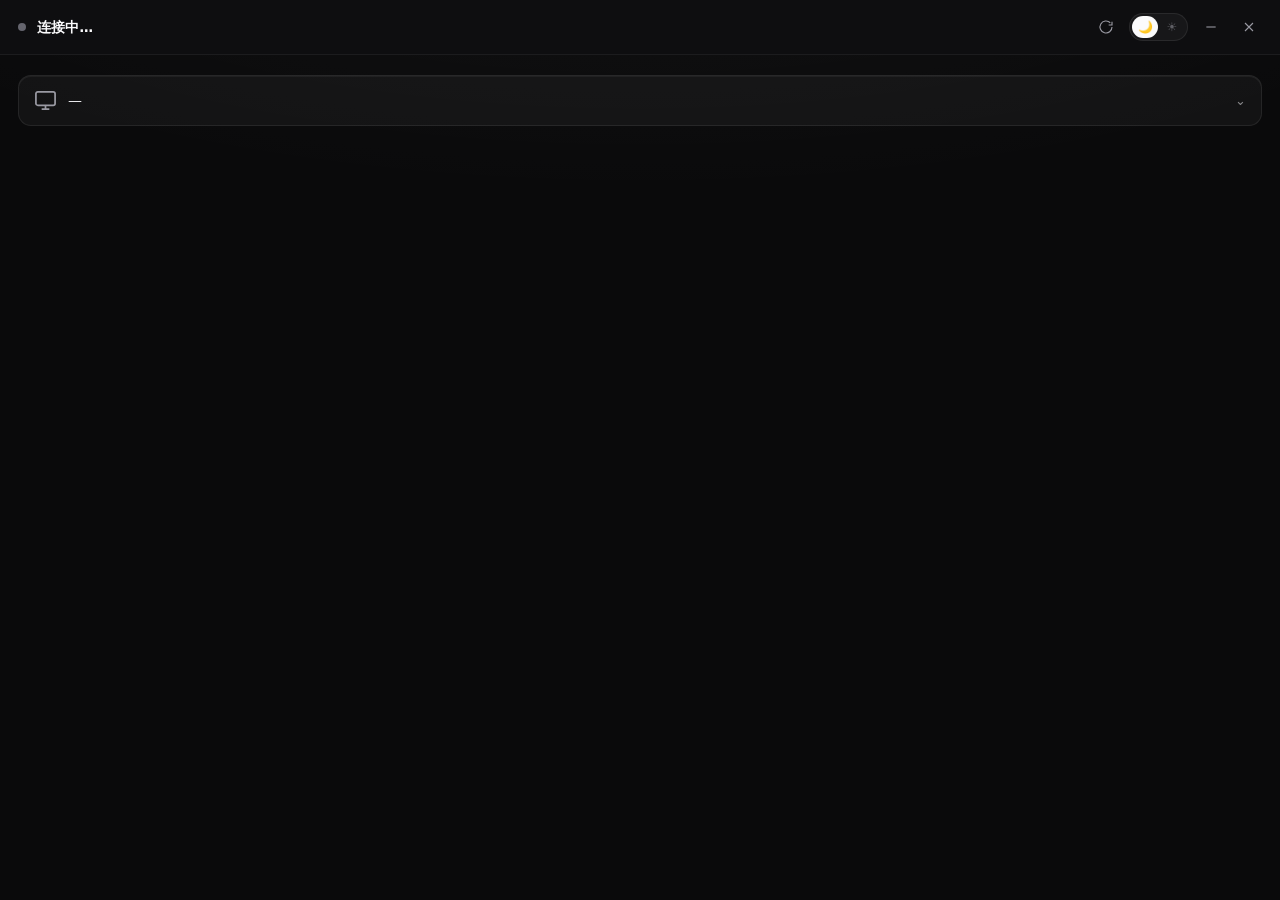
<file: ui/index.html>
<!DOCTYPE html>
<html lang="zh-CN">
<head>
  <meta charset="utf-8">
  <meta name="viewport" content="width=device-width, initial-scale=1">
  <title>DDC/CI 控制台</title>
  <link rel="stylesheet" href="style.css">
</head>
<body data-theme="dark">
  <!-- 窗口边/角缩放手柄 (WebView2 铺满整窗, 边缘缩放靠这些区域 + start_resize) -->
  <div class="resz t"  data-ht="12"></div>
  <div class="resz b"  data-ht="15"></div>
  <div class="resz l"  data-ht="10"></div>
  <div class="resz r"  data-ht="11"></div>
  <div class="resz tl" data-ht="13"></div>
  <div class="resz tr" data-ht="14"></div>
  <div class="resz bl" data-ht="16"></div>
  <div class="resz br" data-ht="17"></div>

  <div class="app">
    <div class="panel">
      <div class="pbar pywebview-drag-region">
        <span class="ttl"><span id="pulse" class="pulse" data-state="idle"></span><span id="conn">连接中…</span></span>
        <span class="winctl pywebview-no-drag">
          <button id="win-refresh" class="wbtn" title="重新扫描显示器" aria-label="重新扫描显示器">
            <svg viewBox="0 0 24 24" fill="none" stroke="currentColor" stroke-width="1.7"><path d="M21 12a9 9 0 1 1-2.64-6.36M21 4v5h-5"/></svg>
          </button>
          <span id="skin" class="skin" title="切换皮肤" role="button" tabindex="0" aria-label="切换深色 / 白底">
            <span class="moon">🌙</span><span class="sun">☀</span>
          </span>
          <button id="win-min" class="wbtn" title="最小化" aria-label="最小化">
            <svg viewBox="0 0 24 24" fill="none" stroke="currentColor" stroke-width="1.6"><path d="M5 12h14"/></svg>
          </button>
          <button id="win-close" class="wbtn wclose" title="关闭" aria-label="关闭">
            <svg viewBox="0 0 24 24" fill="none" stroke="currentColor" stroke-width="1.6"><path d="M6 6l12 12M18 6L6 18"/></svg>
          </button>
        </span>
      </div>

      <div class="body">
        <label class="sel" id="sel-wrap">
          <span class="ic">
            <svg class="i" viewBox="0 0 24 24"><rect x="2" y="3" width="20" height="14" rx="2"/><path d="M8 21h8M12 17v4"/></svg>
            <span id="sel-name">—</span>
          </span>
          <span class="sel-meta tn"><span id="sel-id"></span> ⌄</span>
          <select id="monitor-select" aria-label="选择显示器"></select>
        </label>

        <div class="chips" id="chips"></div>

        <div id="controls" aria-live="polite"></div>

        <div id="osdkeys" class="osdkeys"></div>

        <details id="advanced" class="advanced" hidden>
          <summary>其他 VCP · raw 调试</summary>
          <p class="advanced-hint">caps 里出现、暂无友好控件的 VCP。手动读/写，后续自定义命令的地基。</p>
          <div id="raw-controls" class="raw-controls"></div>
        </details>
      </div>
    </div>
  </div>

  <script src="app.js"></script>
</body>
</html>
</file>
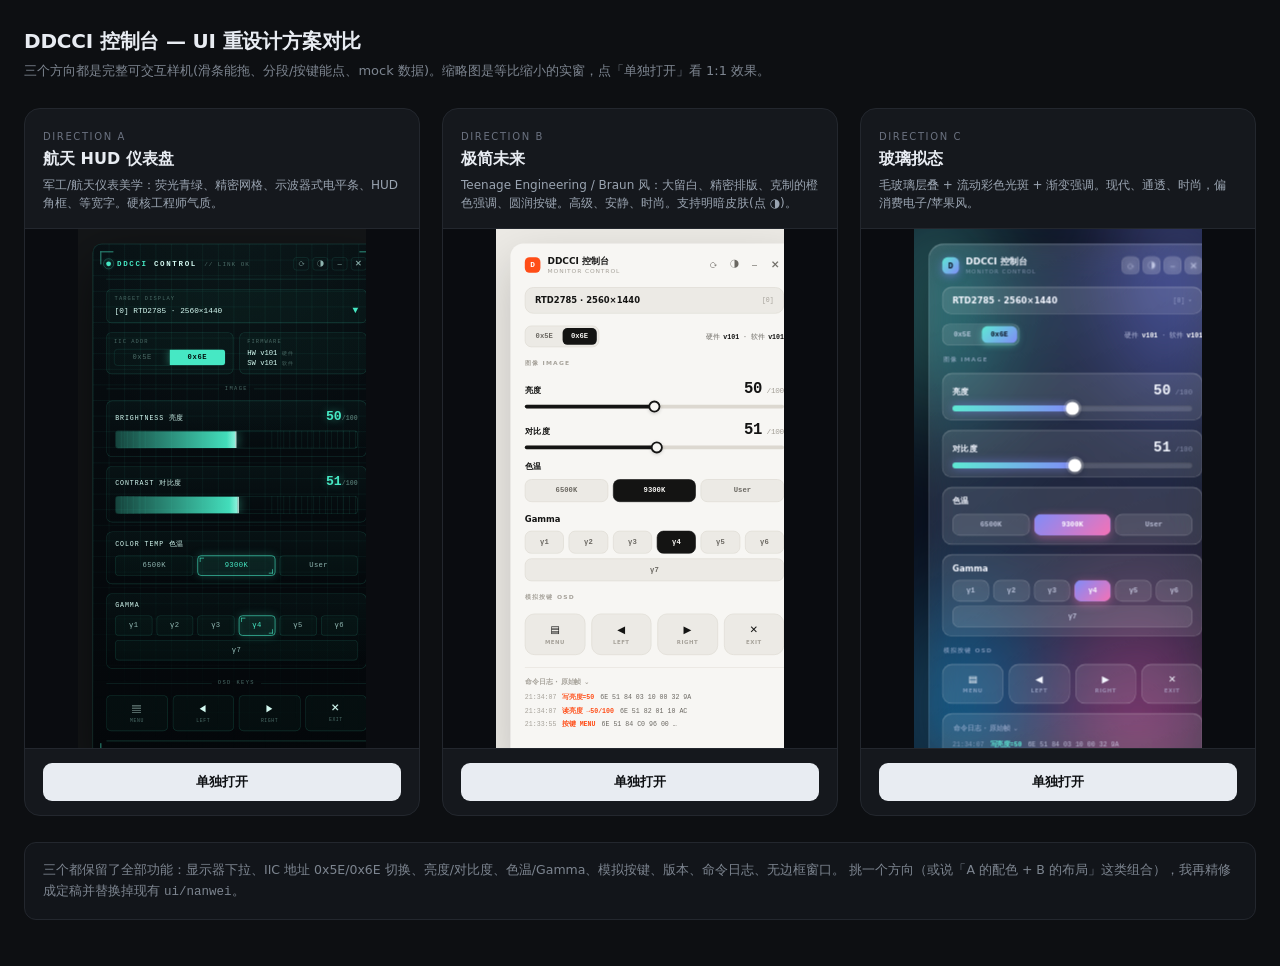
<file: docs/ui-redesign/index.html>
<!DOCTYPE html>
<html lang="zh-CN">
<head>
<meta charset="utf-8">
<meta name="viewport" content="width=device-width, initial-scale=1">
<title>DDCCI 控制台 · UI 方案对比</title>
<style>
  *{box-sizing:border-box;margin:0;padding:0}
  body{background:#0d0f12;color:#e8ecf2;font-family:'Segoe UI',system-ui,sans-serif;padding:28px 24px 48px}
  h1{font-size:20px;font-weight:700;letter-spacing:-.01em}
  .sub{color:#7d8590;font-size:13px;margin-top:6px;margin-bottom:26px;line-height:1.6}
  .grid{display:grid;grid-template-columns:repeat(3,1fr);gap:22px;max-width:1500px;margin:0 auto}
  @media(max-width:1100px){.grid{grid-template-columns:1fr}}
  .col{background:#15181d;border:1px solid #23272e;border-radius:16px;overflow:hidden;display:flex;flex-direction:column}
  .head{padding:16px 18px;border-bottom:1px solid #23272e}
  .head .tag{font-size:10px;letter-spacing:.16em;color:#6b7280;text-transform:uppercase}
  .head h2{font-size:16px;font-weight:700;margin:5px 0 6px}
  .head p{font-size:12px;color:#9aa4b1;line-height:1.5}
  .preview{position:relative;height:520px;overflow:hidden;background:#0a0c10;border-bottom:1px solid #23272e}
  .preview iframe{position:absolute;top:0;left:50%;width:480px;height:868px;border:0;
     transform:translateX(-50%) scale(.6);transform-origin:top center}
  .act{padding:14px 18px;display:flex;gap:10px;align-items:center}
  .btn{flex:1;text-align:center;text-decoration:none;background:#e8ecf2;color:#0d0f12;font-weight:600;font-size:13px;
     padding:10px;border-radius:9px;transition:.15s}
  .btn:hover{background:#fff}
  .btn.ghost{background:transparent;border:1px solid #33383f;color:#c3cad3}
  .btn.ghost:hover{border-color:#5a626c}
  .note{max-width:1500px;margin:26px auto 0;font-size:12.5px;color:#7d8590;line-height:1.7;
     background:#12151a;border:1px solid #23272e;border-radius:12px;padding:16px 18px}
</style>
</head>
<body>
  <h1>DDCCI 控制台 — UI 重设计方案对比</h1>
  <div class="sub">三个方向都是完整可交互样机(滑条能拖、分段/按键能点、mock 数据)。缩略图是等比缩小的实窗，点「单独打开」看 1:1 效果。</div>
  <div class="grid">
    <div class="col">
      <div class="head"><span class="tag">Direction A</span><h2>航天 HUD 仪表盘</h2>
        <p>军工/航天仪表美学：荧光青绿、精密网格、示波器式电平条、HUD 角框、等宽字。硬核工程师气质。</p></div>
      <div class="preview"><iframe src="hud.html" scrolling="no"></iframe></div>
      <div class="act"><a class="btn" href="hud.html" target="_blank">单独打开</a></div>
    </div>
    <div class="col">
      <div class="head"><span class="tag">Direction B</span><h2>极简未来</h2>
        <p>Teenage Engineering / Braun 风：大留白、精密排版、克制的橙色强调、圆润按键。高级、安静、时尚。支持明暗皮肤(点 ◑)。</p></div>
      <div class="preview"><iframe src="minimal.html" scrolling="no"></iframe></div>
      <div class="act"><a class="btn" href="minimal.html" target="_blank">单独打开</a></div>
    </div>
    <div class="col">
      <div class="head"><span class="tag">Direction C</span><h2>玻璃拟态</h2>
        <p>毛玻璃层叠 + 流动彩色光斑 + 渐变强调。现代、通透、时尚，偏消费电子/苹果风。</p></div>
      <div class="preview"><iframe src="glass.html" scrolling="no"></iframe></div>
      <div class="act"><a class="btn" href="glass.html" target="_blank">单独打开</a></div>
    </div>
  </div>
  <div class="note">
    三个都保留了全部功能：显示器下拉、IIC 地址 0x5E/0x6E 切换、亮度/对比度、色温/Gamma、模拟按键、版本、命令日志、无边框窗口。
    挑一个方向（或说「A 的配色 + B 的布局」这类组合），我再精修成定稿并替换掉现有 <code>ui/nanwei</code>。
  </div>
</body>
</html>
</file>
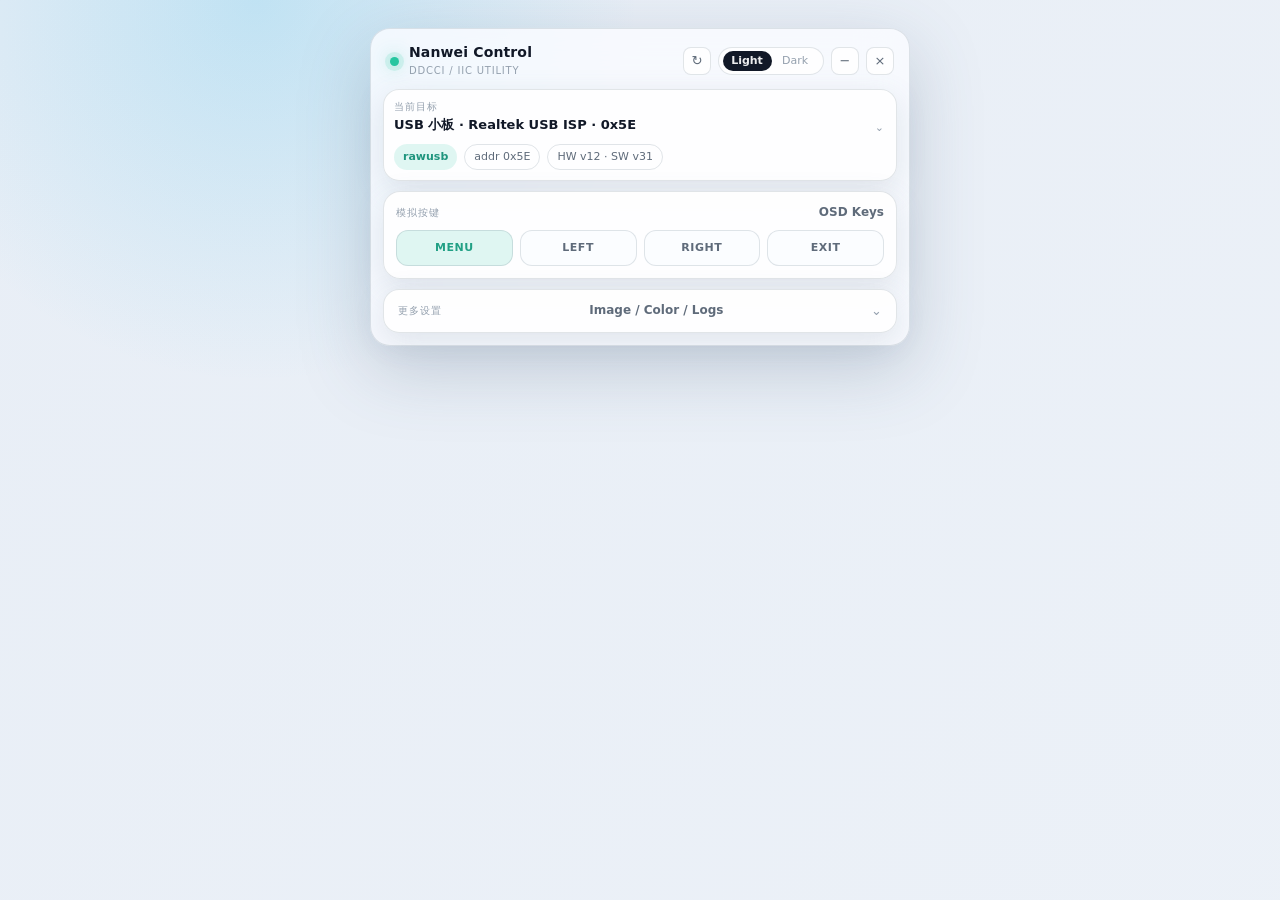
<file: ui/nanwei-preview/index.html>
<!DOCTYPE html>
<html lang="zh-CN">
<head>
  <meta charset="utf-8">
  <meta name="viewport" content="width=device-width, initial-scale=1">
  <title>Nanwei Control Preview</title>
  <link rel="stylesheet" href="style.css">
</head>
<body data-theme="light">
  <main class="shell" aria-label="Nanwei DDCCI 控制台预览">
    <header class="titlebar">
      <div class="brand">
        <span class="status-dot"></span>
        <div>
          <strong>Nanwei Control</strong>
          <span>DDCCI / IIC Utility</span>
        </div>
      </div>
      <div class="title-actions">
        <button class="icon-btn" type="button" aria-label="刷新">↻</button>
        <button id="theme-toggle" class="theme-toggle" type="button" aria-label="切换皮肤">
          <span>Light</span>
          <i></i>
          <span>Dark</span>
        </button>
        <button class="icon-btn ghost" type="button" aria-label="最小化">−</button>
        <button class="icon-btn close" type="button" aria-label="关闭">×</button>
      </div>
    </header>

    <section class="connect-strip" aria-label="连接信息">
      <details class="target-picker">
        <summary>
          <span class="eyebrow">当前目标</span>
          <strong id="target-name">USB 小板 · Realtek USB ISP · 0x5E</strong>
        </summary>
        <div class="target-menu" role="listbox" aria-label="选择控制路径">
          <button class="target-option active" type="button" data-backend="rawusb" data-address="0x5E" data-name="USB 小板 · Realtek USB ISP · 0x5E">
            <span>
              <b>自动推荐</b>
              <small>USB 小板 · Realtek USB ISP · 0x5E</small>
            </span>
            <em>稳</em>
          </button>
          <button class="target-option" type="button" data-backend="gpu" data-address="0x5E" data-name="GPU · NVIDIA display #0 · 0x5E">
            <span>
              <b>显卡通道</b>
              <small>GPU · NVIDIA display #0 · 0x5E</small>
            </span>
            <em>直连</em>
          </button>
          <button class="target-option" type="button" data-backend="gpu" data-address="0x6E" data-name="GPU · NVIDIA display #1 · 0x6E">
            <span>
              <b>标准地址样机</b>
              <small>GPU · NVIDIA display #1 · 0x6E</small>
            </span>
            <em>备用</em>
          </button>
          <p>检测到 USB 与 GPU 可能指向同一台显示器时，默认优先使用 USB 小板。</p>
        </div>
      </details>
      <div class="chip-row">
        <span class="chip" id="backend-chip">rawusb</span>
        <span class="chip soft" id="addr-chip">addr 0x5E</span>
        <span class="chip soft">HW v12 · SW v31</span>
      </div>
    </section>

    <section class="panel remote" aria-label="模拟按键">
      <div class="section-head">
        <span>模拟按键</span>
        <b>OSD Keys</b>
      </div>
      <div class="key-grid">
        <button type="button">MENU</button>
        <button type="button">LEFT</button>
        <button type="button">RIGHT</button>
        <button type="button">EXIT</button>
      </div>
    </section>

    <details class="more-drawer">
      <summary>
        <span>更多设置</span>
        <b>Image / Color / Logs</b>
      </summary>

      <div class="more-body">
        <details class="panel accordion primary" aria-label="图像控制">
          <summary class="section-head">
            <span>图像</span>
            <b>Image</b>
          </summary>

          <div class="accordion-body">
            <article class="control-row">
              <div class="control-copy">
                <span>亮度</span>
                <strong>Brightness</strong>
              </div>
              <button class="step" type="button" data-step="-1" data-target="brightness">−</button>
              <label class="meter">
                <input id="brightness" type="range" min="0" max="100" value="64">
                <span style="--value:64%"></span>
              </label>
              <output id="brightness-out" class="value">64</output>
              <button class="step" type="button" data-step="1" data-target="brightness">+</button>
            </article>

            <article class="control-row">
              <div class="control-copy">
                <span>对比度</span>
                <strong>Contrast</strong>
              </div>
              <button class="step" type="button" data-step="-1" data-target="contrast">−</button>
              <label class="meter">
                <input id="contrast" type="range" min="0" max="100" value="72">
                <span style="--value:72%"></span>
              </label>
              <output id="contrast-out" class="value">72</output>
              <button class="step" type="button" data-step="1" data-target="contrast">+</button>
            </article>
          </div>
        </details>

        <details class="panel accordion settings" aria-label="色彩与 Gamma">
          <summary class="section-head">
            <span>色彩</span>
            <b>Color / Gamma</b>
          </summary>

          <div class="accordion-body">
            <div class="setting">
              <div>
                <span>色温</span>
                <strong>Color Temp</strong>
              </div>
              <div class="seg">
                <button type="button">6500K</button>
                <button class="active" type="button">9300K</button>
                <button type="button">User</button>
              </div>
            </div>

            <div class="setting">
              <div>
                <span>Gamma</span>
                <strong>Curve</strong>
              </div>
              <div class="seg gamma">
                <button type="button">γ1</button>
                <button type="button">γ2</button>
                <button class="active" type="button">γ3</button>
                <button type="button">γ4</button>
                <button type="button">γ5</button>
                <button type="button">γ6</button>
                <button type="button">γ7</button>
              </div>
            </div>
          </div>
        </details>

        <details class="log-drawer">
          <summary>
            <span>命令日志</span>
            <b>Raw Frames</b>
          </summary>
          <div class="log-list">
            <p><time>21:42:11</time><span>读亮度</span><code>5E 51 82 01 10 9C</code></p>
            <p><time>21:42:09</time><span>写色温</span><code>5E 51 84 03 14 00 06 9A</code></p>
            <p><time>21:42:04</time><span>建链</span><code>rawusb · 0x5E · ok</code></p>
          </div>
        </details>
      </div>
    </details>
  </main>

  <script src="app.js"></script>
</body>
</html>
</file>
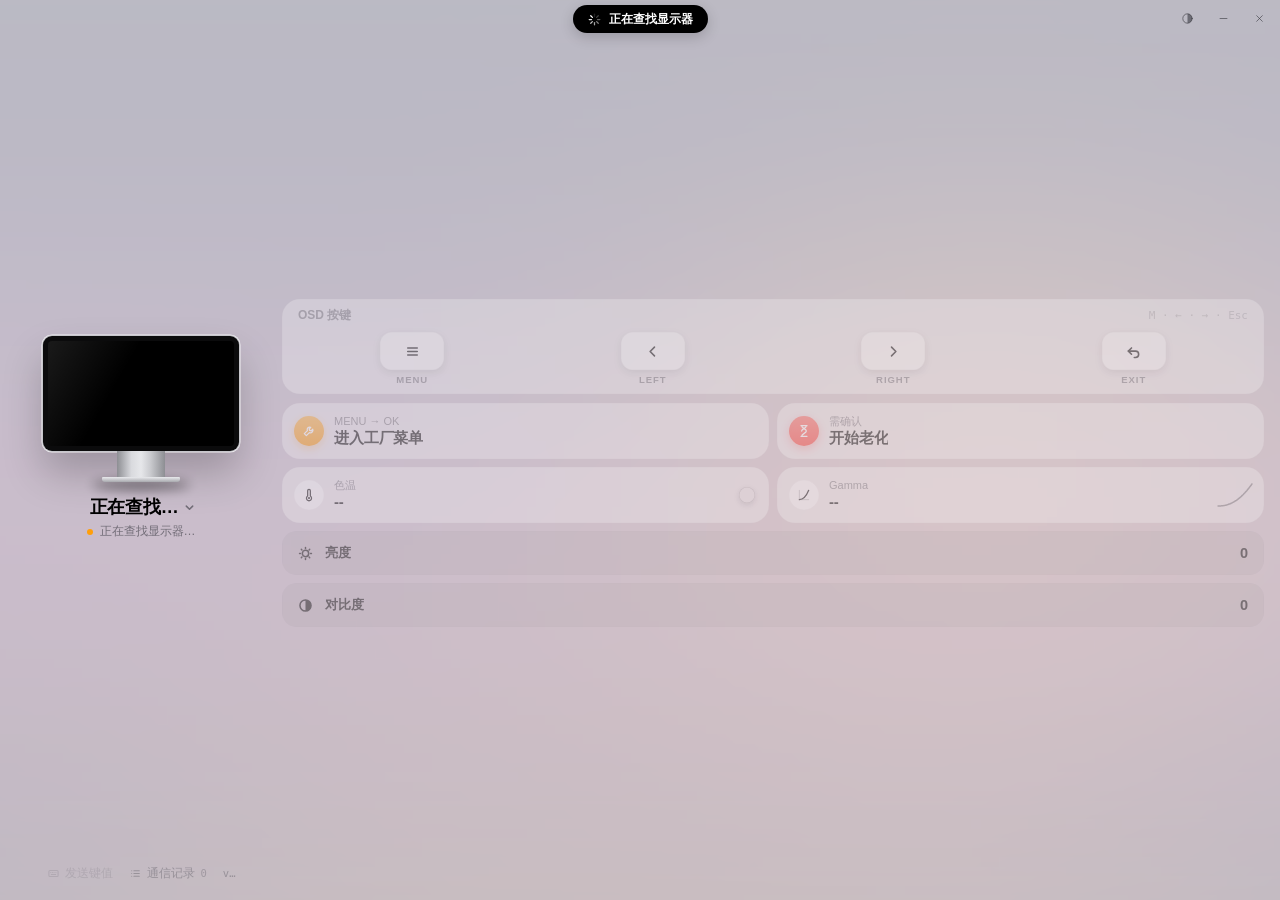
<file: ui/nanwei/index.html>
<!DOCTYPE html>
<html lang="zh-CN">
<head>
<meta charset="utf-8">
<meta name="viewport" content="width=device-width, initial-scale=1">
<title>DDC 控制台</title>
<script>
  // 外观: 用户选过就用用户的, 否则跟随系统。先定再出第一帧, 免得闪。
  (function () {
    var t = null;
    try { t = localStorage.getItem("ddc-appearance"); } catch (e) {}
    if (t !== "light" && t !== "dark") t = matchMedia("(prefers-color-scheme: light)").matches ? "light" : "dark";
    document.documentElement.dataset.theme = t;
  })();
</script>
<link rel="stylesheet" href="style.css">
</head>
<body>
<div class="resz t"  data-ht="12"></div><div class="resz b"  data-ht="15"></div>
<div class="resz l"  data-ht="10"></div><div class="resz r"  data-ht="11"></div>
<div class="resz tl" data-ht="13"></div><div class="resz tr" data-ht="14"></div>
<div class="resz bl" data-ht="16"></div><div class="resz br" data-ht="17"></div>

<div class="app" id="app" data-phase="boot" data-link="scan">

  <!-- 氛围背景: 屏幕画面的大面积模糊, 随色温/亮度变 -->
  <div class="ambient" aria-hidden="true">
    <img src="wall-amb.png" alt="" id="amb">
    <div class="veil" id="veil"></div>
  </div>

  <!-- 标题栏: 中间是灵动岛, 右边是窗口按钮 -->
  <header class="titlebar pywebview-drag-region">
    <button class="island pywebview-no-drag" id="island" type="button" title="通信记录">
      <span class="is-in" id="is-in"></span>
    </button>
    <div class="caps">
      <button id="skin" class="cap pywebview-no-drag" type="button" title="外观">
        <svg viewBox="0 0 24 24"><circle cx="12" cy="12" r="7.5"/><path class="fill" d="M12 4.5a7.5 7.5 0 0 1 0 15z"/></svg>
      </button>
      <button id="win-min" class="cap pywebview-no-drag" type="button" title="最小化">
        <svg viewBox="0 0 24 24"><path d="M6.5 12h11"/></svg>
      </button>
      <button id="win-close" class="cap close pywebview-no-drag" type="button" title="关闭">
        <svg viewBox="0 0 24 24"><path d="M7.5 7.5l9 9M16.5 7.5l-9 9"/></svg>
      </button>
    </div>
  </header>

  <main class="main">
    <!-- ========== 左: 设备 + 遥控 ========== -->
    <section class="col left">
      <div class="hero">
        <div class="device" id="device">
          <div class="d-body">
            <div class="d-screen" id="screen">
              <img class="pic" id="pic" src="wall.svg" alt="">
              <div class="tint" id="tint"></div>
              <div class="sheen"></div>
            </div>
          </div>
          <div class="d-arm"></div>
          <div class="d-base"></div>
        </div>
        <button class="dev-pick" id="dev-pick" type="button" title="选择显示器">
          <h1 id="dev-name">正在查找…</h1>
          <svg viewBox="0 0 24 24"><path d="M7.5 10l4.5 4.5 4.5-4.5"/></svg>
        </button>
        <p class="dev-sub" id="dev-sub"><i class="st-dot"></i><span id="dev-path">正在查找显示器…</span></p>
        <p class="dev-fw" id="dev-fw">&nbsp;</p>
        <div class="menu" id="dev-menu" role="menu"></div>
      </div>

      <div class="util">
        <button class="ut" id="act-raw" type="button" title="向显示器发送任意按键码">
          <svg viewBox="0 0 24 24"><rect x="3.5" y="6.5" width="17" height="11" rx="2"/><path d="M7 10h.01M10 10h.01M13 10h.01M16.5 10h.01M8 14h8"/></svg>发送键值</button>
        <button class="ut" id="act-log" type="button" title="查看收发的原始帧">
          <svg viewBox="0 0 24 24"><path d="M9 7h10M9 12h10M9 17h10M5 7h.01M5 12h.01M5 17h.01"/></svg>通信记录<span id="log-n">0</span></button>
        <button class="ut ver pywebview-no-drag" id="ver-label" type="button" title="检查更新">v…</button>
      </div>
    </section>

    <!-- ========== 右: 控制 ========== -->
    <section class="col right" id="right">
      <div class="module remote" data-feature="keys">
        <div class="rm-head"><span>OSD 按键</span><span class="rm-hint">M · ← · → · Esc</span></div>
        <div class="keys" data-model="156">
          <button class="key" data-key="menu" type="button" title="MENU (M)">
            <span class="kc"><svg viewBox="0 0 24 24"><path d="M6 7.5h12M6 12h12M6 16.5h12"/></svg></span><span class="kl">MENU</span></button>
          <button class="key" data-key="left" type="button" title="LEFT (←)">
            <span class="kc"><svg viewBox="0 0 24 24"><path d="M14.5 6.5L9 12l5.5 5.5"/></svg></span><span class="kl">LEFT</span></button>
          <button class="key" data-key="right" type="button" title="RIGHT (→)">
            <span class="kc"><svg viewBox="0 0 24 24"><path d="M9.5 6.5L15 12l-5.5 5.5"/></svg></span><span class="kl">RIGHT</span></button>
          <button class="key" data-key="exit" type="button" title="EXIT (Esc)">
            <span class="kc"><svg viewBox="0 0 24 24"><path d="M9.5 7.5L5.5 11.5l4 4"/><path d="M5.5 11.5h9a4 4 0 0 1 0 8H13"/></svg></span><span class="kl">EXIT</span></button>
        </div>
        <!-- 216pin 面板 7 键: 按 protocol_meta().keypad 渲染 (编号 + 推测功能, 实机试完再改名) -->
        <div class="keys k7" id="keys-216" data-model="216" hidden></div>
      </div>
      <div class="tiles macro-row" data-model="156">
        <button class="module tile act" id="act-factory" type="button">
          <span class="t-ico orange"><svg viewBox="0 0 24 24"><path d="M14.6 6.4a3.8 3.8 0 0 0-5 5L5 16l3 3 4.6-4.6a3.8 3.8 0 0 0 5-5l-2.4 2.4-2.2-.6-.6-2.2z"/></svg></span>
          <span class="t-txt"><span class="t-ttl">MENU → OK</span><span class="t-val">进入工厂菜单</span></span>
          <i class="t-prog"></i>
        </button>
        <button class="module tile act" id="act-aging" type="button">
          <span class="t-ico red"><svg viewBox="0 0 24 24"><path d="M7.5 4h9M7.5 20h9M8.5 4c0 4.2 7 4.6 7 8s-7 3.8-7 8M15.5 4c0 4.2-7 4.6-7 8"/></svg></span>
          <span class="t-txt"><span class="t-ttl">需确认</span><span class="t-val">开始老化</span></span>
          <i class="t-prog"></i>
        </button>
      </div>
      <div class="tiles hold-row" data-model="216" hidden>
        <div class="module tile wide" id="hold-tile">
          <span class="t-ico blue"><svg viewBox="0 0 24 24"><circle cx="12" cy="13" r="7"/><path d="M12 9.5V13l2.2 1.6M9.5 3.5h5"/></svg></span>
          <span class="h-lbl">长按</span>
          <span class="flex"></span>
          <!-- 长按哪个键: 自绘弹出菜单 (#hold-menu), 不用原生 select —— Windows 原生下拉是等宽字+灰高亮, 和界面不搭 -->
          <button class="popup" id="hold-key" type="button" value="k1" title="按住哪个键" aria-haspopup="menu">
            <span class="hk-ico" id="hold-key-ico"></span><span class="hk-txt" id="hold-key-txt">MENU</span>
            <svg class="hk-chev" viewBox="0 0 24 24"><path d="M8.5 9.5L12 6l3.5 3.5M8.5 14.5L12 18l3.5-3.5"/></svg>
          </button>
          <span class="stepper" title="按住秒数 (0.2–30)">
            <button type="button" data-d="-0.5" aria-label="少 0.5 秒">−</button><span class="sv"><input id="hold-sec" value="3" inputmode="decimal" spellcheck="false" aria-label="按住秒数"><em>s</em></span><button type="button" data-d="0.5" aria-label="多 0.5 秒">+</button>
          </span>
          <button class="pill" id="hold-send" type="button">按住</button>
          <i class="t-prog"></i>
        </div>
      </div>
      <div class="tiles" data-feature="choices">
        <button class="module tile" id="t-colortemp" data-kind="colortemp" type="button">
          <span class="t-ico"><svg viewBox="0 0 24 24"><path d="M10 13.6V5.5a2 2 0 1 1 4 0v8.1a3.8 3.8 0 1 1-4 0z"/><circle class="fill" cx="12" cy="16.6" r="1.6"/></svg></span>
          <i class="t-dot" id="ct-dot"></i>
          <span class="t-txt"><span class="t-ttl">色温</span><span class="t-val" id="ct-val">--</span></span>
        </button>
        <button class="module tile" id="t-gamma" data-kind="gamma" type="button">
          <span class="t-ico"><svg viewBox="0 0 24 24"><path d="M5 19C11 19 15 15 19 5"/><path class="axis" d="M5 5v14h14"/></svg></span>
          <svg class="t-mini" id="gm-mini" viewBox="0 0 40 26"><path/></svg>
          <span class="t-txt"><span class="t-ttl">Gamma</span><span class="t-val" id="gm-val">--</span></span>
        </button>
      </div>

      <div class="slider" id="s-brightness" data-id="brightness" tabindex="0" role="slider" aria-label="亮度">
        <div class="s-track"></div>
        <div class="s-face">
          <svg class="s-ico sun" viewBox="0 0 24 24"><circle cx="12" cy="12" r="4"/><path class="rays"/></svg>
          <span class="s-lbl">亮度</span><span class="s-val">--</span>
        </div>
        <div class="s-fill">
          <div class="s-face ink">
            <svg class="s-ico sun" viewBox="0 0 24 24"><circle cx="12" cy="12" r="4"/><path class="rays"/></svg>
            <span class="s-lbl">亮度</span><span class="s-val">--</span>
          </div>
        </div>
      </div>

      <div class="slider" id="s-contrast" data-id="contrast" tabindex="0" role="slider" aria-label="对比度">
        <div class="s-track"></div>
        <div class="s-face">
          <svg class="s-ico" viewBox="0 0 24 24"><circle cx="12" cy="12" r="7"/><path class="fill" d="M12 5a7 7 0 0 1 0 14z"/></svg>
          <span class="s-lbl">对比度</span><span class="s-val">--</span>
        </div>
        <div class="s-fill">
          <div class="s-face ink">
            <svg class="s-ico" viewBox="0 0 24 24"><circle cx="12" cy="12" r="7"/><path class="fill" d="M12 5a7 7 0 0 1 0 14z"/></svg>
            <span class="s-lbl">对比度</span><span class="s-val">--</span>
          </div>
        </div>
      </div>

    </section>
  </main>

  <!-- 色温 / Gamma 展开卡 -->
  <div class="scrim" id="scrim"></div>
  <div class="module expand" id="expand" role="dialog"></div>
  <div class="menu hk-menu" id="hold-menu" role="menu"></div>

  <!-- 通信记录 (从标题栏下滑出的面板) -->
  <div class="sheet" id="sheet" role="dialog">
    <div class="sh-head">
      <b>通信记录</b><span id="sheet-n"></span><span class="flex"></span>
      <button type="button" class="txtbtn" id="log-copy">拷贝</button>
      <button type="button" class="txtbtn" id="log-clear">清除</button>
      <button type="button" class="pill" id="sheet-done">完成</button>
    </div>
    <div class="sh-list" id="log"></div>
  </div>

  <!-- 提示框 -->
  <div class="alert-wrap" id="alert-wrap">
    <div class="alert" id="alert" role="alertdialog"></div>
  </div>
</div>

<svg width="0" height="0" style="position:absolute" aria-hidden="true">
  <filter id="gammaF" color-interpolation-filters="sRGB">
    <feComponentTransfer>
      <feFuncR id="gR" type="gamma" amplitude="1" exponent="1" offset="0"/>
      <feFuncG id="gG" type="gamma" amplitude="1" exponent="1" offset="0"/>
      <feFuncB id="gB" type="gamma" amplitude="1" exponent="1" offset="0"/>
    </feComponentTransfer>
  </filter>
</svg>
<script src="app.js"></script>
</body>
</html>
</file>
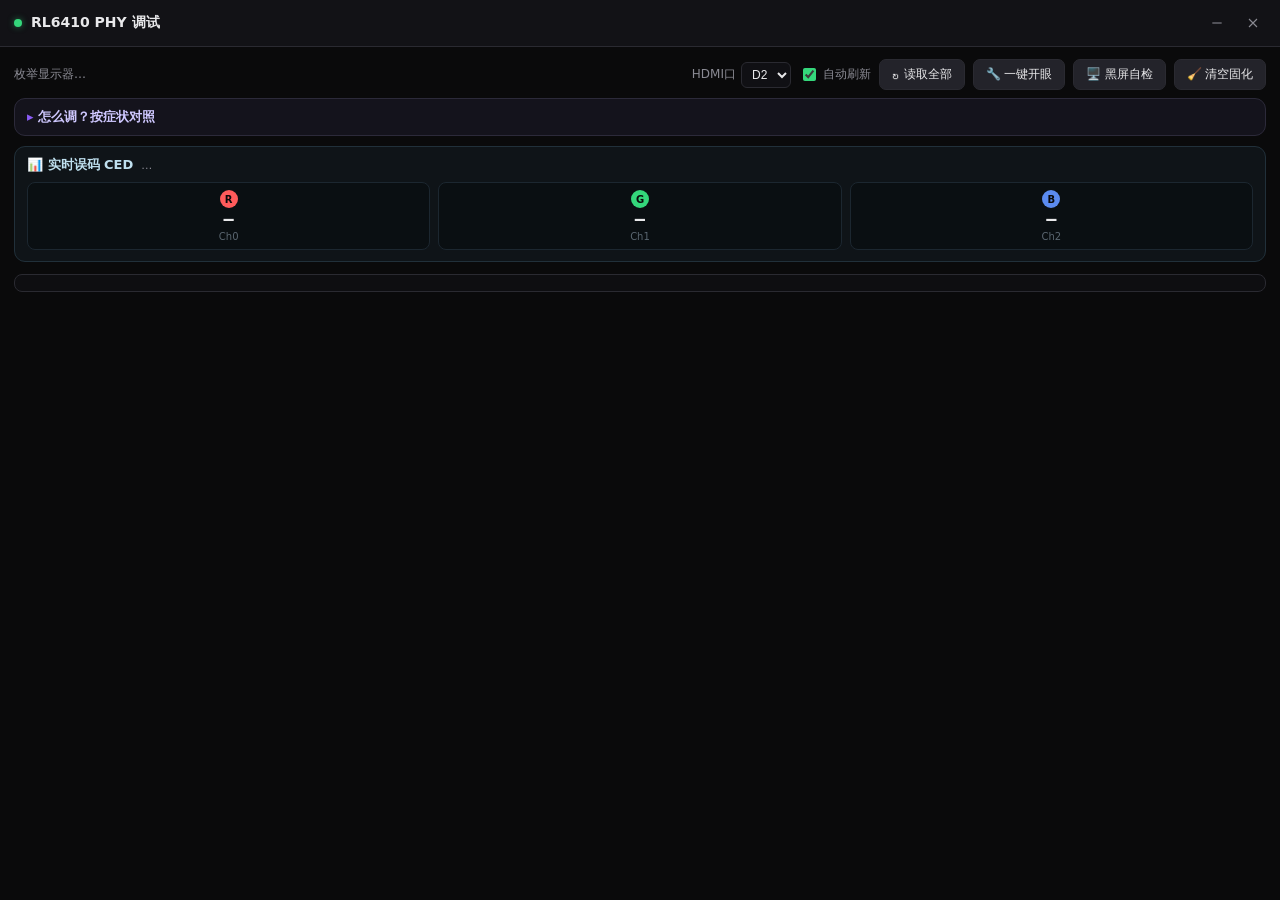
<file: ui/phytune/index.html>
<!DOCTYPE html>
<html lang="zh-CN"><head><meta charset="utf-8">
<title>RL6410 PHY 调试</title>
<style>
 :root{--bg:#0a0a0b;--card:#16161a;--line:#2a2a31;--txt:#e8e8ea;--sub:#8a8a93;
   --accent:#5b6af0;--accent2:#8b5cf6;--green:#34d77b;--amber:#f5a623;--bar:#121216;}
 *{box-sizing:border-box}
 html,body{height:100%}
 body{font-family:Segoe UI,system-ui;background:var(--bg);color:var(--txt);margin:0;
   font-size:13px;display:flex;flex-direction:column;overflow:hidden}
 h2{margin:0;font-size:14px;font-weight:600}

 /* 窗口边/角缩放手柄 (WebView2 铺满整窗, 边缘缩放靠这些区域 + start_resize) */
 .resz{position:fixed;z-index:9999}
 .resz.t{top:0;left:9px;right:9px;height:5px;cursor:ns-resize}
 .resz.b{bottom:0;left:9px;right:9px;height:5px;cursor:ns-resize}
 .resz.l{left:0;top:9px;bottom:9px;width:5px;cursor:ew-resize}
 .resz.r{right:0;top:9px;bottom:9px;width:5px;cursor:ew-resize}
 .resz.tl{top:0;left:0;width:11px;height:11px;cursor:nwse-resize}
 .resz.tr{top:0;right:0;width:11px;height:11px;cursor:nesw-resize}
 .resz.bl{bottom:0;left:0;width:11px;height:11px;cursor:nesw-resize}
 .resz.br{bottom:0;right:0;width:11px;height:11px;cursor:nwse-resize}

 /* 自绘标题栏 (frameless 窗口: 拖动 + 关闭 + 最小化全靠它) */
 .pbar{flex:none;display:flex;align-items:center;justify-content:space-between;
   padding:10px 12px 10px 14px;background:var(--bar);border-bottom:1px solid var(--line);
   cursor:default;-webkit-user-select:none;user-select:none}
 .ttl{display:flex;align-items:center;gap:9px;min-width:0}
 .ttl .dot{width:8px;height:8px;border-radius:50%;background:var(--green);flex:none;
   box-shadow:0 0 6px rgba(52,215,123,.5)}
 .winctl{display:flex;align-items:center;gap:6px}
 .wbtn{width:30px;height:26px;display:grid;place-items:center;border:none;background:transparent;
   color:var(--sub);cursor:pointer;border-radius:7px;transition:background .12s,color .12s}
 .wbtn svg{width:16px;height:16px}
 .wbtn:hover{background:#23232a;color:var(--txt)}
 .wclose:hover{background:#e81123;color:#fff}

 /* 滚动内容区 */
 .scroll{flex:1 1 auto;min-height:0;overflow-y:auto;padding:12px 14px 14px}
 .scroll::-webkit-scrollbar{width:9px}
 .scroll::-webkit-scrollbar-thumb{background:#2a2a31;border-radius:8px;
   border:2px solid transparent;background-clip:content-box}

 .bar{display:flex;align-items:center;gap:8px;margin-bottom:6px;flex-wrap:wrap}
 #board{flex:1 1 100%;min-width:0}
 .sub{color:var(--sub);font-size:12px}
 button.ghost{background:#23232a;color:var(--txt);border:1px solid var(--line);
   border-radius:7px;padding:6px 12px;cursor:pointer;font-size:12px}
 .portsel{background:#101014;color:var(--txt);border:1px solid var(--line);border-radius:6px;
   padding:4px 6px;font-size:12px;cursor:pointer}
 #btn-refresh{display:inline-flex;align-items:center;gap:5px;white-space:nowrap}
 #btn-refresh .ric{display:inline-block;font-size:14px;line-height:1}
 #btn-refresh.spin{opacity:.75;cursor:default}
 #btn-refresh.spin .ric{animation:spin .7s linear infinite}
 @keyframes spin{to{transform:rotate(360deg)}}
 .chk{display:inline-flex;align-items:center;gap:4px;font-size:12px;color:var(--sub);cursor:pointer;white-space:nowrap}
 .chk input{cursor:pointer;accent-color:var(--green)}

 /* 怎么调 — 症状速查 */
 .guide{background:#14131c;border:1px solid #2c2a3a;border-radius:11px;margin:8px 0 4px}
 .guide summary{padding:9px 12px;cursor:pointer;font-weight:600;color:#cfc8ff;list-style:none;outline:none}
 .guide summary::-webkit-details-marker{display:none}
 .guide summary::before{content:'▸ ';color:var(--accent2)}
 .guide[open] summary::before{content:'▾ '}
 .guide .gbody{padding:0 12px 10px;font-size:12px;line-height:1.7;color:#c8c8d0}
 .guide b{color:var(--amber)}
 .guide code{background:#000;padding:1px 5px;border-radius:4px;color:var(--green);font-family:Consolas,monospace}

 .group{background:var(--card);border:1px solid var(--line);border-radius:11px;margin:10px 0;overflow:hidden}
 .ghead{padding:8px 12px;background:#202027;font-weight:600;border-bottom:1px solid var(--line)}
 .row{display:grid;grid-template-columns:1fr 138px 80px;gap:10px;align-items:center;
   padding:9px 12px;border-bottom:1px solid #202026}
 .row:last-child{border-bottom:0}
 .pname{display:flex;flex-direction:column;gap:2px;min-width:0}
 .pname b{font-weight:600}
 .badge{display:inline-block;font-size:10px;padding:1px 6px;border-radius:6px;margin-left:6px;vertical-align:middle}
 .b-live{background:rgba(52,215,123,.14);color:var(--green)}
 .b-p1{background:rgba(245,166,35,.14);color:var(--amber)}
 .note{color:var(--sub);font-size:11px;line-height:1.5}
 input[type=range]{width:100%}
 .num{background:#101014;border:1px solid var(--line);color:var(--txt);border-radius:6px;
   padding:5px 6px;width:100%;text-align:center;font-family:Consolas,monospace}
 .cur{color:var(--sub);font-size:12px;text-align:center;font-family:Consolas,monospace}
 .pin{margin-top:5px;width:100%;font-size:11px;padding:4px 0;border-radius:6px;cursor:pointer;
   background:#23232a;color:var(--amber);border:1px solid #3a3320;white-space:nowrap}
 .pin:hover{background:#2c2a1c}
 .pin.on{background:rgba(52,215,123,.16);color:var(--green);border-color:#2c5a3a}
 /* 实时误码 CED 监视条 */
 .ced{background:#0f1418;border:1px solid #21303a;border-radius:11px;margin:10px 0;padding:9px 12px 11px}
 .ced-h{font-weight:600;color:#bfe0ef;margin-bottom:8px;display:flex;align-items:center;gap:8px}
 .ced-st{font-weight:400;font-size:11px;color:var(--sub)}
 .ced-st.ok{color:var(--green)}
 .ced-st.idle{color:var(--amber)}
 .ced-st.bad{color:#ff6b6b}
 .ced-ch{display:grid;grid-template-columns:1fr 1fr 1fr;gap:8px}
 .cedc{background:#0a0f12;border:1px solid #1c2730;border-radius:8px;padding:7px 4px;text-align:center;
   display:flex;flex-direction:column;align-items:center;gap:2px;transition:border-color .2s,background .2s}
 .cedc .cl{font-size:10px;font-weight:700;width:18px;height:18px;border-radius:50%;display:grid;place-items:center;color:#0a0a0b}
 .cedc .cl.r{background:#ff5b5b}.cedc .cl.g{background:#34d77b}.cedc .cl.b{background:#5b8bf0}
 .cedc b{font-family:Consolas,monospace;font-size:17px;line-height:1.1}
 .cedc i{font-style:normal;font-size:10px;color:#5a6670}
 .cedc.zero b{color:var(--green)}
 .cedc.err{background:#1e1113;border-color:#5a2630}.cedc.err b{color:#ff6b6b}
 .cedc.idle b{color:#566}
 #log{margin-top:12px;font-family:Consolas,monospace;font-size:11px;white-space:pre-wrap;
   color:#9aa;max-height:120px;overflow:auto;background:#0e0e11;border:1px solid var(--line);
   border-radius:8px;padding:8px}
</style></head>
<body>
 <!-- 缩放手柄 -->
 <div class="resz t"  data-ht="12"></div><div class="resz b"  data-ht="15"></div>
 <div class="resz l"  data-ht="10"></div><div class="resz r"  data-ht="11"></div>
 <div class="resz tl" data-ht="13"></div><div class="resz tr" data-ht="14"></div>
 <div class="resz bl" data-ht="16"></div><div class="resz br" data-ht="17"></div>

 <!-- 标题栏: 整条可拖动; 按钮簇标 no-drag -->
 <div class="pbar pywebview-drag-region">
   <span class="ttl"><span class="dot"></span><h2>RL6410 PHY 调试</h2></span>
   <span class="winctl pywebview-no-drag">
     <button id="win-min" class="wbtn" title="最小化" aria-label="最小化">
       <svg viewBox="0 0 24 24" fill="none" stroke="currentColor" stroke-width="1.6"><path d="M5 12h14"/></svg>
     </button>
     <button id="win-close" class="wbtn wclose" title="关闭" aria-label="关闭">
       <svg viewBox="0 0 24 24" fill="none" stroke="currentColor" stroke-width="1.6"><path d="M6 6l12 12M18 6L6 18"/></svg>
     </button>
   </span>
 </div>

 <div class="scroll">
   <div class="bar">
     <div class="sub" id="board" style="flex:1">枚举显示器…</div>
     <label class="sub" style="display:flex;align-items:center;gap:5px">HDMI口
       <select id="port" class="portsel">
         <option value="2">D2</option>
         <option value="3">D3</option>
         <option value="4">D4</option>
         <option value="5">D5</option>
       </select>
     </label>
     <label class="chk" title="每 2 秒自动读回所有值, 显示实时跟住硬件(固件会在背后改寄存器)">
       <input type="checkbox" id="autoref" checked> 自动刷新
     </label>
     <button class="ghost" id="btn-refresh" onclick="refreshAll()"><span class="ric">↻</span> <span class="rtx">读取全部</span></button>
     <button class="ghost" id="btn-autoeye" onclick="autoEye()" title="自动开眼: 关自适应→逐 lane 扫 LE/Tap1(A5)+reload→读该通道 CED→停在误码最低值→📌固化。需高速加扰链路(有误码可测)。再点=停。">🔧 一键开眼</button>
     <button class="ghost" id="btn-blank" onclick="blankTest()" title="临时关 RGB 输出 ~0.8 秒, 画面黑一下再恢复——证明写实时到了画面">🖥️ 黑屏自检</button>
     <button class="ghost" id="btn-clearpins" onclick="clearAllPins()" title="一键解除所有📌固化(override表)。现场钉了坏值导致黑屏循环时用它救场(等效断电重启清表)">🧹 清空固化</button>
   </div>

   <details class="guide">
     <summary>怎么调？按症状对照</summary>
     <div class="gbody">
       • <b>主机开 SSC 后点不亮 / 花屏</b> → 先把 <code>CDR Icp</code> 往上抬 1~2 档(跟住扫频),不行再把
         <code>DFE LE L0/L1/L2</code> 三个一起 +2~+4(撑开眼图)。DFE 是黄标,需 P1 固化才稳。<br>
       • <b>偶发瞬间黑屏后自己恢复</b> → 把 <code>频检容差档</code> +1~+2(放宽判丢门槛),
         再把 <code>频检稳定时间</code> 适当加大(别太频繁判稳/判丢)。<br>
       • <b>长线 / 劣质线材发虚、闪点</b> → 主调 <code>DFE LE</code> 三档一起加(补线损高频衰减)。<br>
       • <b>一切正常想压裕量做实验</b> → 任意项往回拉,看从第几档开始出问题,即为该链路余量边界。<br>
       <span style="color:#888">单项小步动(±1~±2),每动一步等 1~2 秒看现象再继续。黄标项真正稳定生效需做 P1 固化。</span>
     </div>
   </details>

   <!-- 实时误码监视 (HDMI2.0 SCDC CED): 三通道 R/G/B 字符误码增量, 调参方向的客观判据 -->
   <div class="ced" id="ced" title="sink 硬件实时统计的每通道字符误码数(读后清零, 故每≈2秒为一段增量=误码率)。调 LE/Tap1/CDR 时盯哪条通道往下掉=方向对。仅高速加扰 HDMI2.0 链路有数。">
     <div class="ced-h">📊 实时误码 CED <span class="ced-st" id="ced-st">…</span></div>
     <div class="ced-ch">
       <div class="cedc" id="ced-ch0"><span class="cl r">R</span><b>—</b><i>Ch0</i></div>
       <div class="cedc" id="ced-ch1"><span class="cl g">G</span><b>—</b><i>Ch1</i></div>
       <div class="cedc" id="ced-ch2"><span class="cl b">B</span><b>—</b><i>Ch2</i></div>
     </div>
   </div>

   <div id="groups"></div>
   <div id="log"></div>
 </div>
 <script src="app.js"></script>
</body></html>
</file>
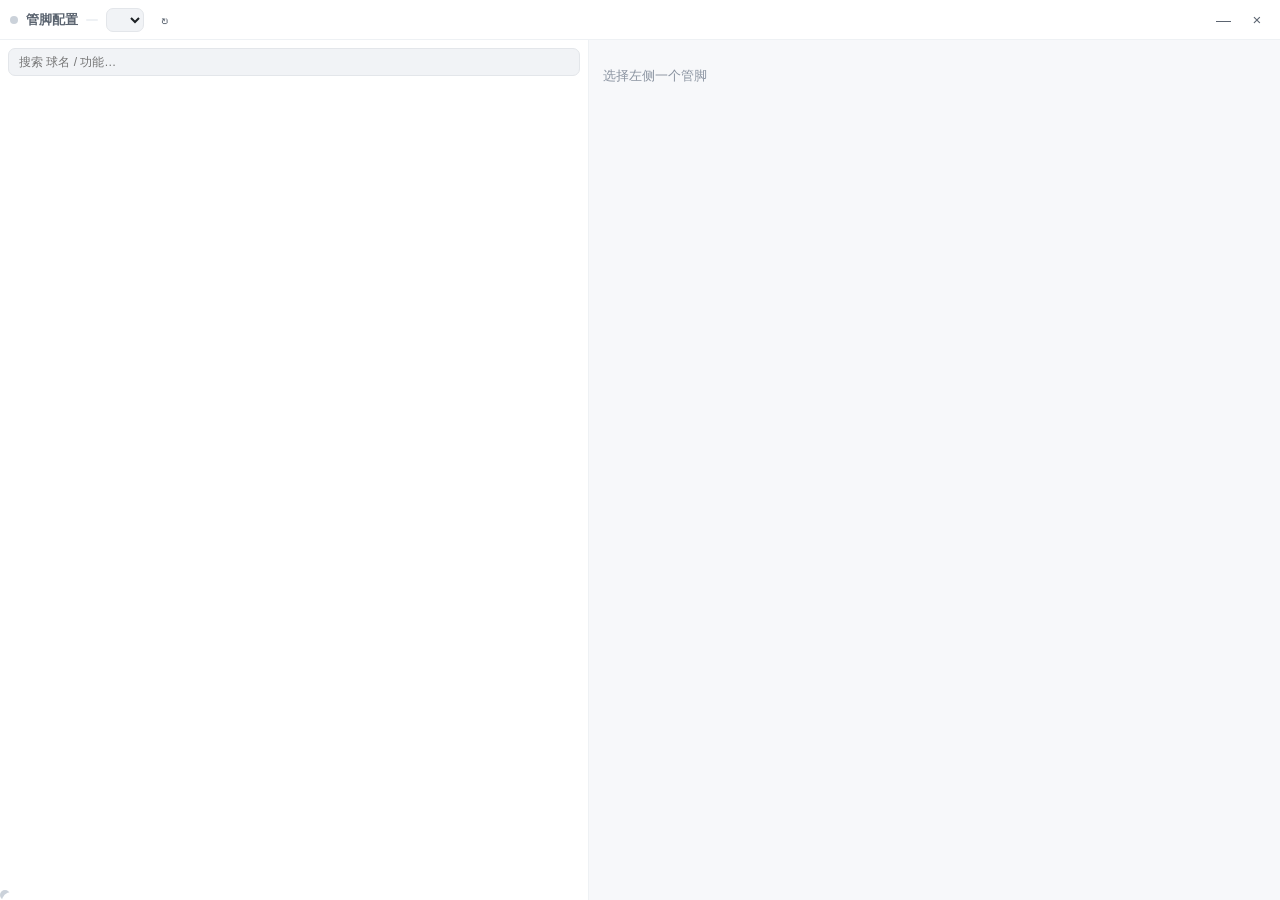
<file: ui/pinmux/index.html>
<!DOCTYPE html>
<html lang="zh-CN">
<head>
  <meta charset="utf-8">
  <meta name="viewport" content="width=device-width, initial-scale=1">
  <title>管脚配置</title>
  <link rel="stylesheet" href="style.css">
</head>
<body>
  <div class="panel">
    <div class="pbar pywebview-drag-region">
      <span class="dot" id="conn-dot"></span>
      <span class="title" id="title">管脚配置</span>
      <span class="bk" id="bk"></span>
      <select id="mon" class="sel pywebview-no-drag"></select>
      <button id="refresh" class="icon pywebview-no-drag" title="重新枚举">↻</button>
      <span class="grow"></span>
      <button id="win-min" class="icon pywebview-no-drag">—</button>
      <button id="win-close" class="icon pywebview-no-drag">×</button>
    </div>

    <div class="body">
      <div class="side">
        <input id="search" class="search" placeholder="搜索 球名 / 功能…">
        <div id="list"></div>
      </div>
      <div id="detail" class="detail"><p class="empty">选择左侧一个管脚</p></div>
    </div>
  </div>

  <div class="resz n"></div><div class="resz s"></div><div class="resz e"></div><div class="resz w"></div>
  <div class="resz ne"></div><div class="resz nw"></div><div class="resz se"></div><div class="resz sw"></div>

  <script src="app.js"></script>
</body>
</html>
</file>
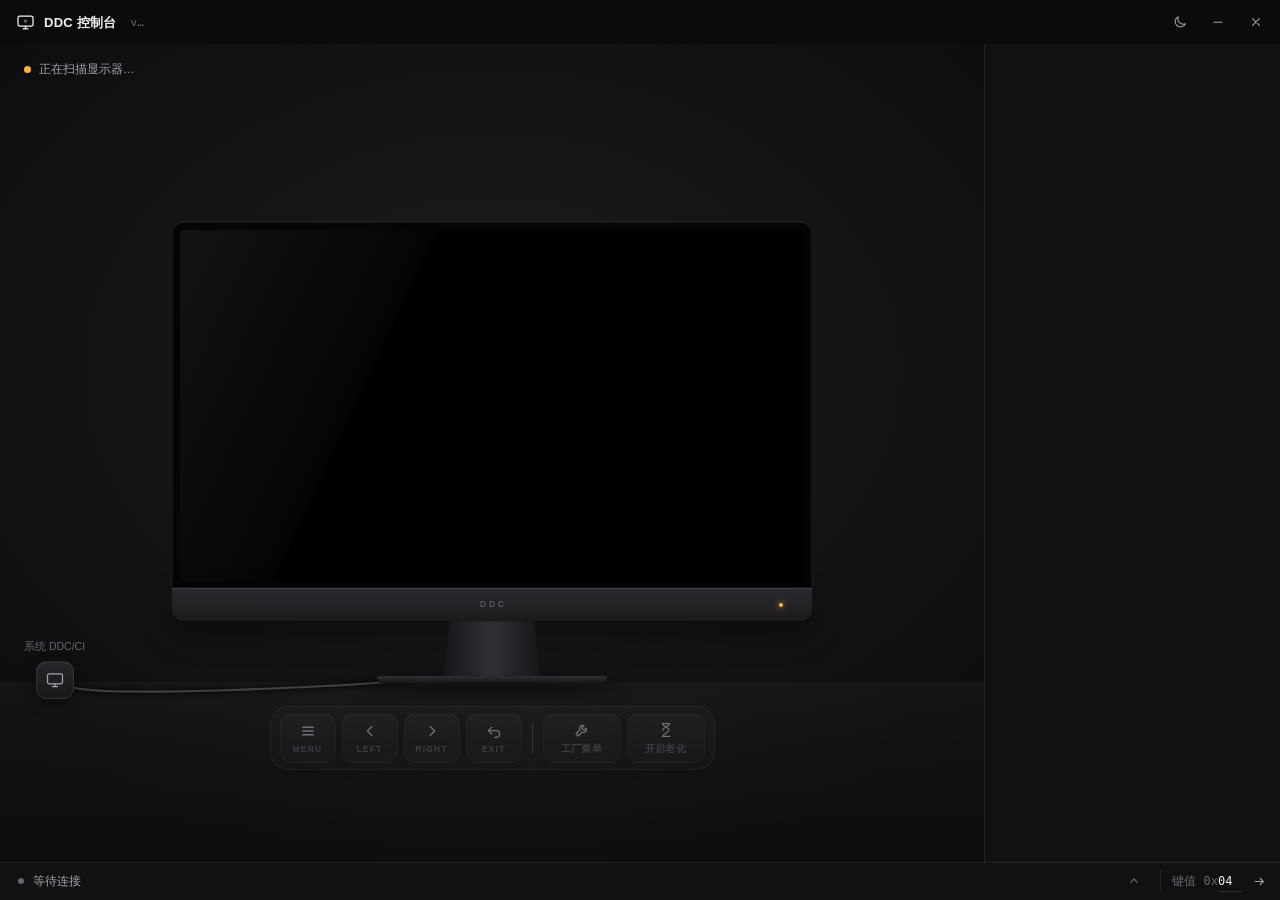
<file: docs/ui-redesign/v3-twin/index.html>
<!DOCTYPE html>
<html lang="zh-CN">
<head>
<meta charset="utf-8">
<meta name="viewport" content="width=device-width, initial-scale=1">
<title>DDC 控制台</title>
<script>
  // 先定主题再出第一帧, 避免深浅闪一下
  try { document.documentElement.dataset.theme = localStorage.getItem("ddc-theme") || "dark"; }
  catch (e) { document.documentElement.dataset.theme = "dark"; }
</script>
<link rel="stylesheet" href="style.css">
</head>
<body>
<!-- 无边框窗口的 8 个缩放手柄 (WM_NCHITTEST 编号, 与 winchrome.py 一致) -->
<div class="resz t"  data-ht="12"></div><div class="resz b"  data-ht="15"></div>
<div class="resz l"  data-ht="10"></div><div class="resz r"  data-ht="11"></div>
<div class="resz tl" data-ht="13"></div><div class="resz tr" data-ht="14"></div>
<div class="resz bl" data-ht="16"></div><div class="resz br" data-ht="17"></div>

<div class="app" id="app" data-phase="boot" data-link="scan">

  <!-- ===== 标题栏 ===== -->
  <header class="top pywebview-drag-region">
    <svg class="mark" viewBox="0 0 24 24" aria-hidden="true">
      <rect x="2.5" y="4" width="19" height="12.5" rx="2.2" fill="none" stroke="currentColor" stroke-width="1.6"/>
      <path d="M9 20h6M12 16.5V20" stroke="currentColor" stroke-width="1.6" stroke-linecap="round"/>
      <circle class="mark-dot" cx="12" cy="10.25" r="2.1"/>
    </svg>
    <b class="app-name">DDC 控制台</b>
    <button id="ver-label" class="ver pywebview-no-drag" type="button" title="检查更新">v…</button>
    <span class="flex"></span>
    <button id="skin" class="tb pywebview-no-drag" type="button" title="切换深色 / 浅色">
      <svg class="i-moon" viewBox="0 0 24 24"><path d="M20 14.5A8 8 0 0 1 9.5 4a8 8 0 1 0 10.5 10.5z"/></svg>
      <svg class="i-sun" viewBox="0 0 24 24"><circle cx="12" cy="12" r="4"/><path d="M12 2.5v2M12 19.5v2M2.5 12h2M19.5 12h2M5.3 5.3l1.4 1.4M17.3 17.3l1.4 1.4M5.3 18.7l1.4-1.4M17.3 6.7l1.4-1.4"/></svg>
    </button>
    <button id="win-min" class="tb pywebview-no-drag" type="button" title="最小化">
      <svg viewBox="0 0 24 24"><path d="M6 12.5h12"/></svg>
    </button>
    <button id="win-close" class="tb close pywebview-no-drag" type="button" title="关闭">
      <svg viewBox="0 0 24 24"><path d="M7 7l10 10M17 7L7 17"/></svg>
    </button>
  </header>

  <div class="body">

    <!-- ===== 舞台: 显示器数字孪生 ===== -->
    <section class="stage" id="stage">
      <div class="backdrop"></div>
      <div class="spill" id="spill"></div>

      <!-- 目标: 点名字切换控制路径 -->
      <div class="target" id="target">
        <div class="t-state"><i class="dot" id="pulse"></i><span id="conn">正在扫描显示器…</span></div>
        <button class="t-name" id="target-btn" type="button">
          <span id="target-name">—</span>
          <svg viewBox="0 0 24 24"><path d="M7 10l5 5 5-5"/></svg>
        </button>
        <div class="t-meta" id="target-meta">
          <span id="m-path">—</span><span id="m-addr">0x--</span><span id="m-ver">HW v-- · SW v--</span>
        </div>
        <div class="t-menu" id="target-menu" role="listbox"></div>
      </div>

      <!-- DDC 线 + 数据包 -->
      <svg class="cable" id="cable" aria-hidden="true">
        <defs>
          <radialGradient id="pk-tx"><stop offset="0" stop-color="#fff"/><stop offset=".35" stop-color="#cfe6ff" stop-opacity=".9"/><stop offset="1" stop-color="#8ec5ff" stop-opacity="0"/></radialGradient>
          <radialGradient id="pk-rx"><stop offset="0" stop-color="#eafff0"/><stop offset=".35" stop-color="#5dfc8d" stop-opacity=".9"/><stop offset="1" stop-color="#30d158" stop-opacity="0"/></radialGradient>
          <radialGradient id="pk-err"><stop offset="0" stop-color="#fff0ee"/><stop offset=".35" stop-color="#ff6b5e" stop-opacity=".9"/><stop offset="1" stop-color="#ff453a" stop-opacity="0"/></radialGradient>
        </defs>
        <path class="c-under" id="cable-under"/>
        <path class="c-line" id="cable-line"/>
        <g id="packets"></g>
      </svg>
      <div class="host" id="host">
        <div class="h-ico" id="host-ico"></div>
        <span id="host-label">主机</span>
      </div>
      <div class="frame-tag" id="frame-tag"></div>

      <!-- 显示器 -->
      <div class="twin" id="twin">
        <div class="monitor" id="monitor">
          <div class="halo" id="halo"></div>
          <div class="panel">
            <div class="screen" id="screen">
              <div class="pic" id="pic">
                <svg class="wall" viewBox="0 0 1600 900" preserveAspectRatio="xMidYMid slice" aria-hidden="true">
                  <defs>
                    <linearGradient id="w-sky" x1="0" y1="0" x2="0" y2="1">
                      <stop offset="0" stop-color="#07142e"/><stop offset=".38" stop-color="#25336d"/>
                      <stop offset=".62" stop-color="#9a4f7a"/><stop offset=".78" stop-color="#f08a5d"/>
                      <stop offset="1" stop-color="#ffd59a"/>
                    </linearGradient>
                    <radialGradient id="w-sun" cx=".5" cy=".5" r=".5">
                      <stop offset="0" stop-color="#fff6dc"/><stop offset=".25" stop-color="#ffe2a8"/>
                      <stop offset=".6" stop-color="#ffb86b" stop-opacity=".35"/><stop offset="1" stop-color="#ff9a5c" stop-opacity="0"/>
                    </radialGradient>
                    <linearGradient id="w-m1" x1="0" y1="0" x2="0" y2="1"><stop offset="0" stop-color="#7a4f8f"/><stop offset="1" stop-color="#53407e"/></linearGradient>
                    <linearGradient id="w-m2" x1="0" y1="0" x2="0" y2="1"><stop offset="0" stop-color="#3c3470"/><stop offset="1" stop-color="#2a2a5a"/></linearGradient>
                    <linearGradient id="w-m3" x1="0" y1="0" x2="0" y2="1"><stop offset="0" stop-color="#1d2148"/><stop offset="1" stop-color="#141736"/></linearGradient>
                    <linearGradient id="w-lake" x1="0" y1="0" x2="0" y2="1"><stop offset="0" stop-color="#f7a46a" stop-opacity=".55"/><stop offset="1" stop-color="#0c1030" stop-opacity="0"/></linearGradient>
                  </defs>
                  <rect width="1600" height="900" fill="url(#w-sky)"/>
                  <g fill="#fff" opacity=".8">
                    <circle cx="180" cy="90" r="1.6"/><circle cx="420" cy="160" r="1.1"/><circle cx="610" cy="60" r="1.4"/>
                    <circle cx="930" cy="120" r="1"/><circle cx="1130" cy="70" r="1.7"/><circle cx="1380" cy="150" r="1.2"/>
                    <circle cx="1500" cy="50" r="1"/><circle cx="300" cy="230" r=".9"/><circle cx="1240" cy="230" r=".9"/>
                  </g>
                  <circle cx="1010" cy="560" r="300" fill="url(#w-sun)"/>
                  <circle cx="1010" cy="560" r="58" fill="#fff3d6"/>
                  <path fill="url(#w-m1)" d="M0 560 L140 470 L260 520 L420 400 L560 500 L700 450 L860 540 L1000 470 L1150 540 L1300 430 L1460 520 L1600 470 V900 H0Z"/>
                  <path fill="url(#w-m2)" d="M0 620 L180 540 L330 600 L480 520 L640 610 L820 560 L980 640 L1180 560 L1340 630 L1480 580 L1600 620 V900 H0Z"/>
                  <rect y="660" width="1600" height="240" fill="#141736"/>
                  <rect y="660" width="1600" height="240" fill="url(#w-lake)"/>
                  <rect x="930" y="672" width="160" height="5" rx="2.5" fill="#ffe7b8" opacity=".75"/>
                  <rect x="960" y="694" width="100" height="4" rx="2" fill="#ffe7b8" opacity=".5"/>
                  <rect x="985" y="714" width="50" height="3" rx="1.5" fill="#ffe7b8" opacity=".35"/>
                  <path fill="url(#w-m3)" d="M0 900 V690 L120 650 L260 700 L380 640 L520 720 L640 900Z"/>
                  <path fill="url(#w-m3)" d="M1600 900 V660 L1480 620 L1360 690 L1240 650 L1120 740 L1040 900Z"/>
                </svg>
                <!-- 灰阶条: 让 Gamma 变化肉眼可见 -->
                <div class="ramp" id="ramp"></div>
              </div>
              <div class="tint" id="tint"></div>
              <div class="glass"></div>
              <div class="nosig" id="nosig"><b>无信号</b><span>DDC/CI</span></div>
            </div>
          </div>
          <div class="chin"><span class="logo" id="chin-logo">DDC</span><i class="led" id="led"></i></div>
        </div>
        <div class="neck"></div>
        <div class="foot"></div>

        <!-- OSD 按键台 -->
        <div class="deck" id="deck">
          <button class="k" type="button" data-key="menu" title="MENU  (M)">
            <svg viewBox="0 0 24 24"><path d="M5 7h14M5 12h14M5 17h14"/></svg><span>MENU</span></button>
          <button class="k" type="button" data-key="left" title="LEFT  (←)">
            <svg viewBox="0 0 24 24"><path d="M14.5 6l-6 6 6 6"/></svg><span>LEFT</span></button>
          <button class="k" type="button" data-key="right" title="RIGHT  (→)">
            <svg viewBox="0 0 24 24"><path d="M9.5 6l6 6-6 6"/></svg><span>RIGHT</span></button>
          <button class="k" type="button" data-key="exit" title="EXIT  (Esc)">
            <svg viewBox="0 0 24 24"><path d="M9 7L4.5 11.5 9 16"/><path d="M4.5 11.5H15a4.5 4.5 0 0 1 0 9h-2"/></svg><span>EXIT</span></button>
          <i class="sep"></i>
          <button class="k macro" type="button" id="factory-btn" data-api="enter_factory" data-seq="menu,ok" title="进入工厂菜单  MENU → OK">
            <svg viewBox="0 0 24 24"><path d="M14.7 6.3a4 4 0 0 0-5.4 5.4L4 17l3 3 5.3-5.3a4 4 0 0 0 5.4-5.4l-2.6 2.6-2.4-.6-.6-2.4z"/></svg>
            <span>工厂菜单</span><em class="seq"></em></button>
          <button class="k macro" type="button" id="aging-btn" data-api="start_aging" data-seq="menu,ok,menu,menu,right,menu,exit,exit" title="开启老化  工厂菜单 → 老化">
            <svg viewBox="0 0 24 24"><path d="M7 3.5h10M7 20.5h10M8 3.5c0 4.5 8 4.5 8 8.5s-8 4-8 8.5M16 3.5c0 4.5-8 4.5-8 8.5"/></svg>
            <span>开启老化</span><em class="seq"></em></button>
        </div>
      </div>
    </section>

    <!-- ===== 检查器: 图像 / 色彩 ===== -->
    <aside class="inspector" id="inspector">
      <div class="grp" data-op="brightness">
        <div class="g-head">
          <label>亮度</label>
          <div class="num"><button class="nudge" data-d="-1" type="button" title="−1">
            <svg viewBox="0 0 24 24"><path d="M14 7l-5 5 5 5"/></svg></button><output id="brightness-out">--</output><button class="nudge" data-d="1" type="button" title="+1">
            <svg viewBox="0 0 24 24"><path d="M10 7l5 5-5 5"/></svg></button></div>
        </div>
        <div class="scale" id="brightness" tabindex="0" role="slider" aria-label="亮度" data-min="0" data-max="100" data-value="0"></div>
      </div>

      <div class="grp" data-op="contrast">
        <div class="g-head">
          <label>对比度</label>
          <div class="num"><button class="nudge" data-d="-1" type="button" title="−1">
            <svg viewBox="0 0 24 24"><path d="M14 7l-5 5 5 5"/></svg></button><output id="contrast-out">--</output><button class="nudge" data-d="1" type="button" title="+1">
            <svg viewBox="0 0 24 24"><path d="M10 7l5 5-5 5"/></svg></button></div>
        </div>
        <div class="scale" id="contrast" tabindex="0" role="slider" aria-label="对比度" data-min="0" data-max="100" data-value="0"></div>
      </div>

      <div class="grp">
        <div class="g-head"><label>色温</label><span class="g-val" id="colortemp-out">--</span></div>
        <div class="swatches" id="colortemp-seg"></div>
      </div>

      <div class="grp">
        <div class="g-head"><label>Gamma</label><span class="g-val" id="gamma-out">--</span></div>
        <svg class="curve" id="curve" viewBox="0 0 260 92" preserveAspectRatio="none">
          <g class="grid"></g>
          <path class="diag" d="M0 92 L260 0"/>
          <path class="area" id="curve-area"/>
          <path class="ghost" id="curve-ghost"/>
          <path class="line" id="curve-line"/>
        </svg>
        <div class="chips" id="gamma-seg"></div>
      </div>
    </aside>
  </div>

  <!-- ===== 底部通信栏 + 日志抽屉 ===== -->
  <footer class="console" id="console">
    <div class="drawer" id="drawer">
      <div class="d-head">
        <b>通信记录</b><span id="log-count">0 条</span><span class="flex"></span>
        <button type="button" id="log-copy">复制</button><button type="button" id="log-clear">清空</button>
      </div>
      <div class="log" id="log"></div>
    </div>
    <div class="bar">
      <button class="last" id="log-toggle" type="button" title="展开通信记录">
        <i class="lamp" id="lamp"></i>
        <span class="l-label" id="last-label">等待连接</span>
        <code id="last-frame"></code>
        <svg class="chev" viewBox="0 0 24 24"><path d="M7 14l5-5 5 5"/></svg>
      </button>
      <label class="raw" title="发送任意键值 (00~FF), 用来试 PDF 没列出的键, 例如 OK = 04">
        <span>键值</span><em>0x</em><input id="raw-key" value="04" maxlength="4" spellcheck="false">
        <button id="raw-key-send" type="button" title="发送">
          <svg viewBox="0 0 24 24"><path d="M5 12h12M13 7l5 5-5 5"/></svg></button>
      </label>
    </div>
  </footer>
</div>

<!-- Gamma 预览滤镜: 屏幕画面按选中曲线做幂次映射 -->
<svg width="0" height="0" style="position:absolute">
  <filter id="gammaF" color-interpolation-filters="sRGB">
    <feComponentTransfer>
      <feFuncR id="gR" type="gamma" amplitude="1" exponent="1" offset="0"/>
      <feFuncG id="gG" type="gamma" amplitude="1" exponent="1" offset="0"/>
      <feFuncB id="gB" type="gamma" amplitude="1" exponent="1" offset="0"/>
    </feComponentTransfer>
  </filter>
</svg>
<script src="app.js"></script>
</body>
</html>
</file>
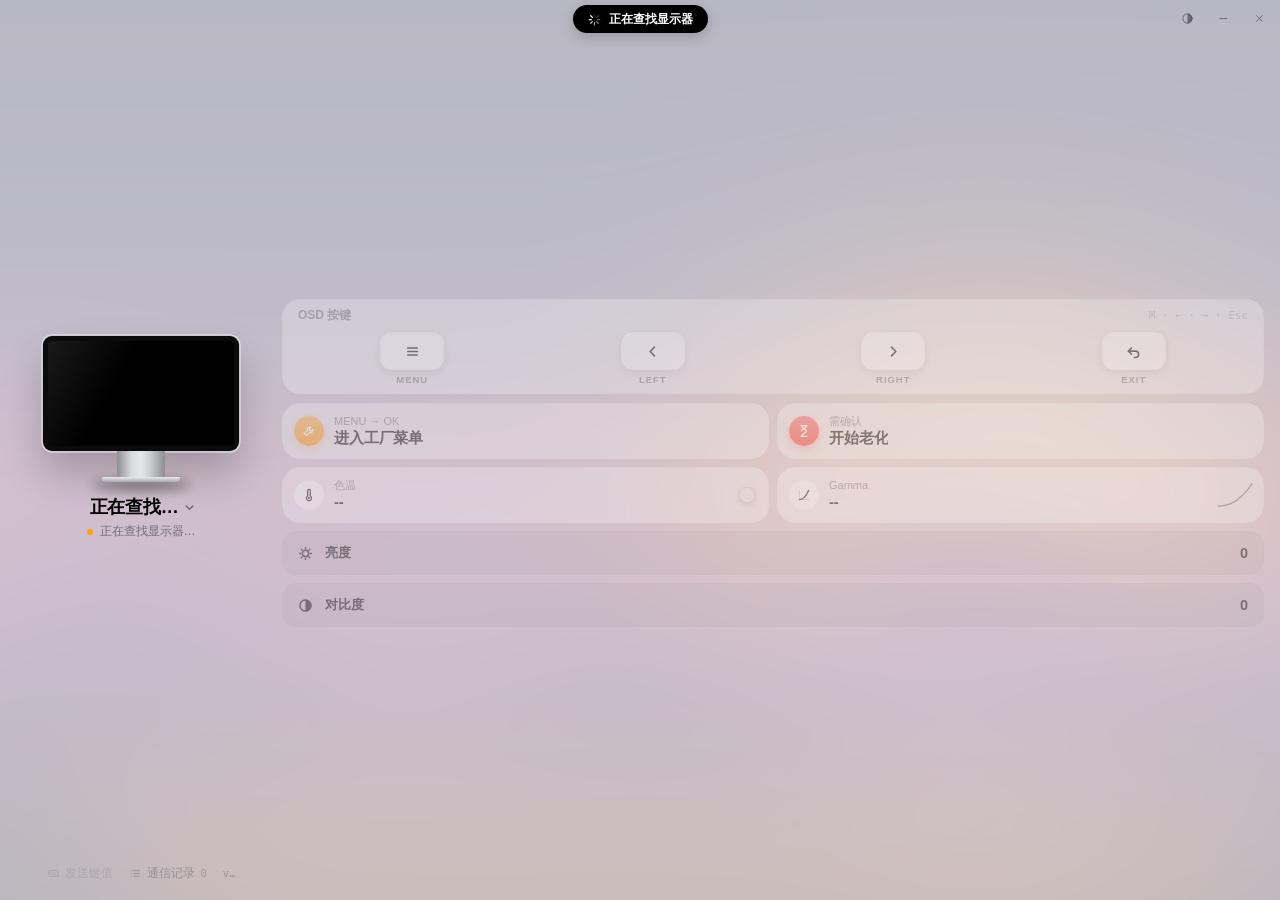
<file: docs/ui-redesign/v4-apple/index.html>
<!DOCTYPE html>
<html lang="zh-CN">
<head>
<meta charset="utf-8">
<meta name="viewport" content="width=device-width, initial-scale=1">
<title>DDC 控制台</title>
<script>
  // 外观: 用户选过就用用户的, 否则跟随系统。先定再出第一帧, 免得闪。
  (function () {
    var t = null;
    try { t = localStorage.getItem("ddc-appearance"); } catch (e) {}
    if (t !== "light" && t !== "dark") t = matchMedia("(prefers-color-scheme: light)").matches ? "light" : "dark";
    document.documentElement.dataset.theme = t;
  })();
</script>
<link rel="stylesheet" href="style.css">
</head>
<body>
<div class="resz t"  data-ht="12"></div><div class="resz b"  data-ht="15"></div>
<div class="resz l"  data-ht="10"></div><div class="resz r"  data-ht="11"></div>
<div class="resz tl" data-ht="13"></div><div class="resz tr" data-ht="14"></div>
<div class="resz bl" data-ht="16"></div><div class="resz br" data-ht="17"></div>

<div class="app" id="app" data-phase="boot" data-link="scan">

  <!-- 氛围背景: 屏幕画面的大面积模糊, 随色温/亮度变 -->
  <div class="ambient" aria-hidden="true">
    <img src="wall.svg" alt="" id="amb">
    <div class="veil" id="veil"></div>
  </div>

  <!-- 标题栏: 中间是灵动岛, 右边是窗口按钮 -->
  <header class="titlebar pywebview-drag-region">
    <button class="island pywebview-no-drag" id="island" type="button" title="通信记录">
      <span class="is-in" id="is-in"></span>
    </button>
    <div class="caps">
      <button id="skin" class="cap pywebview-no-drag" type="button" title="外观">
        <svg viewBox="0 0 24 24"><circle cx="12" cy="12" r="7.5"/><path class="fill" d="M12 4.5a7.5 7.5 0 0 1 0 15z"/></svg>
      </button>
      <button id="win-min" class="cap pywebview-no-drag" type="button" title="最小化">
        <svg viewBox="0 0 24 24"><path d="M6.5 12h11"/></svg>
      </button>
      <button id="win-close" class="cap close pywebview-no-drag" type="button" title="关闭">
        <svg viewBox="0 0 24 24"><path d="M7.5 7.5l9 9M16.5 7.5l-9 9"/></svg>
      </button>
    </div>
  </header>

  <main class="main">
    <!-- ========== 左: 设备 + 遥控 ========== -->
    <section class="col left">
      <div class="hero">
        <div class="device" id="device">
          <div class="d-body">
            <div class="d-screen" id="screen">
              <img class="pic" id="pic" src="wall.svg" alt="">
              <div class="tint" id="tint"></div>
              <div class="sheen"></div>
            </div>
          </div>
          <div class="d-arm"></div>
          <div class="d-base"></div>
        </div>
        <button class="dev-pick" id="dev-pick" type="button" title="选择显示器">
          <h1 id="dev-name">正在查找…</h1>
          <svg viewBox="0 0 24 24"><path d="M7.5 10l4.5 4.5 4.5-4.5"/></svg>
        </button>
        <p class="dev-sub" id="dev-sub"><i class="st-dot"></i><span id="dev-path">正在查找显示器…</span></p>
        <p class="dev-fw" id="dev-fw">&nbsp;</p>
        <div class="menu" id="dev-menu" role="menu"></div>
      </div>

      <div class="util">
        <button class="ut" id="act-raw" type="button" title="向显示器发送任意按键码">
          <svg viewBox="0 0 24 24"><rect x="3.5" y="6.5" width="17" height="11" rx="2"/><path d="M7 10h.01M10 10h.01M13 10h.01M16.5 10h.01M8 14h8"/></svg>发送键值</button>
        <button class="ut" id="act-log" type="button" title="查看收发的原始帧">
          <svg viewBox="0 0 24 24"><path d="M9 7h10M9 12h10M9 17h10M5 7h.01M5 12h.01M5 17h.01"/></svg>通信记录<span id="log-n">0</span></button>
        <button class="ut ver pywebview-no-drag" id="ver-label" type="button" title="检查更新">v…</button>
      </div>
    </section>

    <!-- ========== 右: 控制 ========== -->
    <section class="col right" id="right">
      <div class="module remote">
        <div class="rm-head"><span>OSD 按键</span><span class="rm-hint">M · ← · → · Esc</span></div>
        <div class="keys">
          <button class="key" data-key="menu" type="button" title="MENU (M)">
            <span class="kc"><svg viewBox="0 0 24 24"><path d="M6 7.5h12M6 12h12M6 16.5h12"/></svg></span><span class="kl">MENU</span></button>
          <button class="key" data-key="left" type="button" title="LEFT (←)">
            <span class="kc"><svg viewBox="0 0 24 24"><path d="M14.5 6.5L9 12l5.5 5.5"/></svg></span><span class="kl">LEFT</span></button>
          <button class="key" data-key="right" type="button" title="RIGHT (→)">
            <span class="kc"><svg viewBox="0 0 24 24"><path d="M9.5 6.5L15 12l-5.5 5.5"/></svg></span><span class="kl">RIGHT</span></button>
          <button class="key" data-key="exit" type="button" title="EXIT (Esc)">
            <span class="kc"><svg viewBox="0 0 24 24"><path d="M9.5 7.5L5.5 11.5l4 4"/><path d="M5.5 11.5h9a4 4 0 0 1 0 8H13"/></svg></span><span class="kl">EXIT</span></button>
        </div>
      </div>
      <div class="tiles macro-row" data-model="156">
        <button class="module tile act" id="act-factory" type="button">
          <span class="t-ico orange"><svg viewBox="0 0 24 24"><path d="M14.6 6.4a3.8 3.8 0 0 0-5 5L5 16l3 3 4.6-4.6a3.8 3.8 0 0 0 5-5l-2.4 2.4-2.2-.6-.6-2.2z"/></svg></span>
          <span class="t-txt"><span class="t-ttl">MENU → OK</span><span class="t-val">进入工厂菜单</span></span>
          <i class="t-prog"></i>
        </button>
        <button class="module tile act" id="act-aging" type="button">
          <span class="t-ico red"><svg viewBox="0 0 24 24"><path d="M7.5 4h9M7.5 20h9M8.5 4c0 4.2 7 4.6 7 8s-7 3.8-7 8M15.5 4c0 4.2-7 4.6-7 8"/></svg></span>
          <span class="t-txt"><span class="t-ttl">需确认</span><span class="t-val">开始老化</span></span>
          <i class="t-prog"></i>
        </button>
      </div>
      <div class="tiles hold-row" data-model="216" hidden>
        <div class="module tile wide" id="hold-tile">
          <span class="t-ico blue"><svg viewBox="0 0 24 24"><circle cx="12" cy="13" r="7"/><path d="M12 9.5V13l2.2 1.6M9.5 3.5h5"/></svg></span>
          <span class="h-lbl">长按</span>
          <span class="flex"></span>
          <label class="popup" title="按住哪个键">
            <select id="hold-key" aria-label="长按哪个键">
              <option value="menu">MENU</option><option value="left">LEFT</option><option value="right">RIGHT</option>
              <option value="exit">EXIT</option><option value="ok">OK</option>
            </select>
            <svg viewBox="0 0 24 24"><path d="M8.5 9.5L12 6l3.5 3.5M8.5 14.5L12 18l3.5-3.5"/></svg>
          </label>
          <span class="stepper" title="按住秒数 (0.2–30)">
            <button type="button" data-d="-0.5" aria-label="少 0.5 秒">−</button><input id="hold-sec" value="3" inputmode="decimal" spellcheck="false" aria-label="按住秒数"><em>s</em><button type="button" data-d="0.5" aria-label="多 0.5 秒">+</button>
          </span>
          <button class="pill" id="hold-send" type="button">按住</button>
          <i class="t-prog"></i>
        </div>
      </div>
      <div class="tiles">
        <button class="module tile" id="t-colortemp" data-kind="colortemp" type="button">
          <span class="t-ico"><svg viewBox="0 0 24 24"><path d="M10 13.6V5.5a2 2 0 1 1 4 0v8.1a3.8 3.8 0 1 1-4 0z"/><circle class="fill" cx="12" cy="16.6" r="1.6"/></svg></span>
          <i class="t-dot" id="ct-dot"></i>
          <span class="t-txt"><span class="t-ttl">色温</span><span class="t-val" id="ct-val">--</span></span>
        </button>
        <button class="module tile" id="t-gamma" data-kind="gamma" type="button">
          <span class="t-ico"><svg viewBox="0 0 24 24"><path d="M5 19C11 19 15 15 19 5"/><path class="axis" d="M5 5v14h14"/></svg></span>
          <svg class="t-mini" id="gm-mini" viewBox="0 0 40 26"><path/></svg>
          <span class="t-txt"><span class="t-ttl">Gamma</span><span class="t-val" id="gm-val">--</span></span>
        </button>
      </div>

      <div class="slider" id="s-brightness" data-id="brightness" tabindex="0" role="slider" aria-label="亮度">
        <div class="s-track"></div>
        <div class="s-face">
          <svg class="s-ico sun" viewBox="0 0 24 24"><circle cx="12" cy="12" r="4"/><path class="rays"/></svg>
          <span class="s-lbl">亮度</span><span class="s-val">--</span>
        </div>
        <div class="s-fill">
          <div class="s-face ink">
            <svg class="s-ico sun" viewBox="0 0 24 24"><circle cx="12" cy="12" r="4"/><path class="rays"/></svg>
            <span class="s-lbl">亮度</span><span class="s-val">--</span>
          </div>
        </div>
      </div>

      <div class="slider" id="s-contrast" data-id="contrast" tabindex="0" role="slider" aria-label="对比度">
        <div class="s-track"></div>
        <div class="s-face">
          <svg class="s-ico" viewBox="0 0 24 24"><circle cx="12" cy="12" r="7"/><path class="fill" d="M12 5a7 7 0 0 1 0 14z"/></svg>
          <span class="s-lbl">对比度</span><span class="s-val">--</span>
        </div>
        <div class="s-fill">
          <div class="s-face ink">
            <svg class="s-ico" viewBox="0 0 24 24"><circle cx="12" cy="12" r="7"/><path class="fill" d="M12 5a7 7 0 0 1 0 14z"/></svg>
            <span class="s-lbl">对比度</span><span class="s-val">--</span>
          </div>
        </div>
      </div>

    </section>
  </main>

  <!-- 色温 / Gamma 展开卡 -->
  <div class="scrim" id="scrim"></div>
  <div class="module expand" id="expand" role="dialog"></div>

  <!-- 通信记录 (从标题栏下滑出的面板) -->
  <div class="sheet" id="sheet" role="dialog">
    <div class="sh-head">
      <b>通信记录</b><span id="sheet-n"></span><span class="flex"></span>
      <button type="button" class="txtbtn" id="log-copy">拷贝</button>
      <button type="button" class="txtbtn" id="log-clear">清除</button>
      <button type="button" class="pill" id="sheet-done">完成</button>
    </div>
    <div class="sh-list" id="log"></div>
  </div>

  <!-- 提示框 -->
  <div class="alert-wrap" id="alert-wrap">
    <div class="alert" id="alert" role="alertdialog"></div>
  </div>
</div>

<svg width="0" height="0" style="position:absolute" aria-hidden="true">
  <filter id="gammaF" color-interpolation-filters="sRGB">
    <feComponentTransfer>
      <feFuncR id="gR" type="gamma" amplitude="1" exponent="1" offset="0"/>
      <feFuncG id="gG" type="gamma" amplitude="1" exponent="1" offset="0"/>
      <feFuncB id="gB" type="gamma" amplitude="1" exponent="1" offset="0"/>
    </feComponentTransfer>
  </filter>
</svg>
<script src="app.js"></script>
</body>
</html>
</file>
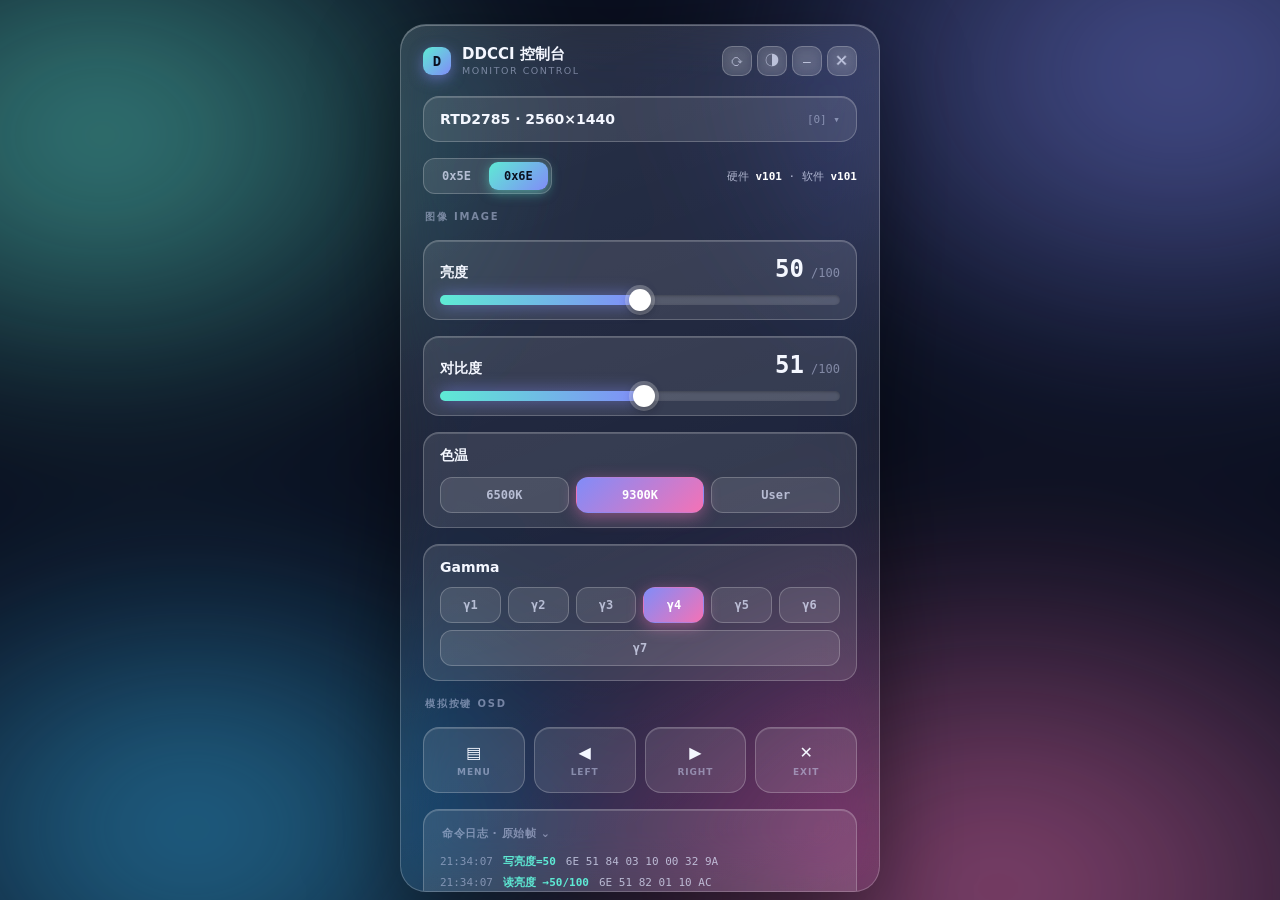
<file: docs/ui-redesign/glass.html>
<!DOCTYPE html>
<html lang="zh-CN">
<head>
<meta charset="utf-8">
<meta name="viewport" content="width=device-width, initial-scale=1">
<title>DDCCI 控制台 · 玻璃拟态</title>
<style>
  :root{
    --glass:rgba(255,255,255,.10); --glass2:rgba(255,255,255,.16); --stroke:rgba(255,255,255,.22);
    --ink:#f4f7ff; --sub:rgba(226,232,255,.72); --faint:rgba(206,214,245,.5);
    --g1:#5eead4; --g2:#818cf8; --g3:#f472b6;
    --sans:'Segoe UI',system-ui,-apple-system,sans-serif; --mono:'Consolas','SF Mono',ui-monospace,monospace;
  }
  *{box-sizing:border-box;margin:0;padding:0}
  html,body{height:100%}
  body{display:grid;place-items:center;font-family:var(--sans);color:var(--ink);padding:24px;
       background:#0b1020;-webkit-font-smoothing:antialiased;overflow:hidden}
  /* 彩色光斑背景 */
  body::before{content:"";position:fixed;inset:-20%;z-index:0;filter:blur(80px);opacity:.85;
     background:
       radial-gradient(40% 40% at 20% 25%,#5eead4aa,transparent 60%),
       radial-gradient(45% 45% at 80% 20%,#818cf8aa,transparent 60%),
       radial-gradient(50% 50% at 70% 85%,#f472b6aa,transparent 60%),
       radial-gradient(40% 40% at 25% 80%,#38bdf8aa,transparent 60%);
     animation:drift 18s ease-in-out infinite alternate}
  @keyframes drift{to{transform:translate(3%,-3%) scale(1.08)}}
  .stage{width:480px;max-width:100%;position:relative;z-index:1}
  .win{height:868px;border-radius:26px;overflow:hidden;display:flex;flex-direction:column;
     background:linear-gradient(160deg,rgba(255,255,255,.14),rgba(255,255,255,.05));
     backdrop-filter:blur(30px) saturate(160%);-webkit-backdrop-filter:blur(30px) saturate(160%);
     border:1px solid var(--stroke);box-shadow:0 30px 90px rgba(0,0,0,.45),inset 0 1px 0 rgba(255,255,255,.28)}

  .bar{display:flex;align-items:center;gap:11px;padding:20px 22px 0}
  .brand{width:28px;height:28px;border-radius:9px;background:linear-gradient(135deg,var(--g1),var(--g2));
     display:grid;place-items:center;color:#0b1020;font-weight:800;font-family:var(--mono);font-size:14px;
     box-shadow:0 4px 14px rgba(129,140,248,.5)}
  .ttl{font-size:15px;font-weight:700}
  .ttl small{display:block;font-size:9.5px;font-weight:500;color:var(--faint);letter-spacing:.16em;margin-top:1px}
  .wbtns{margin-left:auto;display:flex;gap:5px}
  .wb{width:30px;height:30px;border:1px solid var(--stroke);background:var(--glass);border-radius:10px;color:var(--sub);
     cursor:pointer;font-size:14px;display:grid;place-items:center;transition:.15s;backdrop-filter:blur(6px)}
  .wb:hover{background:var(--glass2);color:#fff}
  .wb.x:hover{background:rgba(244,114,182,.45);border-color:transparent;color:#fff}

  .scroll{flex:1;overflow-y:auto;padding:20px 22px 20px;display:flex;flex-direction:column;gap:16px}
  .scroll::-webkit-scrollbar{width:7px}
  .scroll::-webkit-scrollbar-thumb{background:rgba(255,255,255,.2);border-radius:4px}

  .card{background:var(--glass);border:1px solid var(--stroke);border-radius:16px;padding:14px 16px;
     box-shadow:inset 0 1px 0 rgba(255,255,255,.18)}
  .select{display:flex;align-items:center;justify-content:space-between;cursor:pointer}
  .select .nm{font-size:14px;font-weight:600}
  .select .id{font-family:var(--mono);font-size:11px;color:var(--faint)}

  .strip{display:flex;align-items:center;gap:12px}
  .addr{display:flex;gap:3px;background:var(--glass);border:1px solid var(--stroke);border-radius:12px;padding:3px}
  .addr button{border:0;background:transparent;color:var(--sub);font-family:var(--mono);font-size:12px;font-weight:600;
     padding:7px 15px;border-radius:9px;cursor:pointer;transition:.18s}
  .addr button.on{background:linear-gradient(135deg,var(--g1),var(--g2));color:#0b1020;box-shadow:0 3px 12px rgba(94,234,212,.5)}
  .vers{margin-left:auto;font-family:var(--mono);font-size:11px;color:var(--sub)}
  .vers b{color:#fff}

  .sec{font-size:10px;font-weight:700;letter-spacing:.18em;color:var(--faint);text-transform:uppercase;padding-left:2px}

  .crow{display:flex;align-items:baseline;justify-content:space-between;margin-bottom:12px}
  .crow .nm{font-size:14px;font-weight:600}
  .crow .vv{font-family:var(--mono);font-size:24px;font-weight:700}
  .crow .vv small{font-size:12px;color:var(--faint);font-weight:400}
  .slider{position:relative;height:10px;background:rgba(255,255,255,.14);border-radius:6px;cursor:pointer;
     box-shadow:inset 0 1px 3px rgba(0,0,0,.25)}
  .slider .f{position:absolute;left:0;top:0;bottom:0;border-radius:6px;
     background:linear-gradient(90deg,var(--g1),var(--g2));box-shadow:0 0 16px rgba(129,140,248,.6)}
  .slider .k{position:absolute;top:50%;width:22px;height:22px;border-radius:50%;transform:translate(-50%,-50%);
     background:#fff;box-shadow:0 3px 10px rgba(0,0,0,.35),0 0 0 4px rgba(255,255,255,.25)}

  .seg{display:flex;flex-wrap:wrap;gap:7px}
  .seg button{flex:1;min-width:56px;border:1px solid var(--stroke);background:var(--glass);color:var(--sub);
     font-family:var(--mono);font-size:12px;font-weight:600;padding:10px 5px;border-radius:12px;cursor:pointer;transition:.18s}
  .seg button:hover{background:var(--glass2)}
  .seg button.on{background:linear-gradient(135deg,var(--g2),var(--g3));color:#fff;border-color:transparent;
     box-shadow:0 4px 16px rgba(244,114,182,.45)}

  .dpad{display:grid;grid-template-columns:repeat(4,1fr);gap:9px}
  .key{background:var(--glass);border:1px solid var(--stroke);border-radius:16px;padding:15px 4px;text-align:center;cursor:pointer;
     transition:.14s;box-shadow:inset 0 1px 0 rgba(255,255,255,.16)}
  .key:hover{background:var(--glass2)}
  .key:active,.key.hit{background:linear-gradient(135deg,var(--g1),var(--g2));border-color:transparent;transform:scale(.94)}
  .key.hit .kl,.key.hit .ks{color:#0b1020}
  .key .kl{display:block;font-size:16px;font-weight:600}
  .key .ks{display:block;font-size:9px;color:var(--faint);margin-top:5px;letter-spacing:.1em;font-weight:600}

  details.log summary{list-style:none;cursor:pointer;font-size:11px;color:var(--faint);font-weight:600;letter-spacing:.05em;padding:2px}
  details.log summary::after{content:" ›"}
  details.log[open] summary::after{content:" ⌄"}
  .logbody{margin-top:11px;display:flex;flex-direction:column;gap:6px;max-height:130px;overflow-y:auto}
  .lrow{display:flex;gap:10px;font-size:11px;font-family:var(--mono);line-height:1.4}
  .lrow .t{color:var(--faint)}
  .lrow .ok{color:var(--g1);font-weight:600}
  .lrow .fr{color:var(--sub)}
</style>
</head>
<body>
<div class="stage">
  <div class="win">
    <div class="bar">
      <span class="brand">D</span>
      <span class="ttl">DDCCI 控制台<small>MONITOR CONTROL</small></span>
      <span class="wbtns">
        <button class="wb" title="刷新">⟳</button>
        <button class="wb" title="换肤">◑</button>
        <button class="wb" title="最小化">–</button>
        <button class="wb x" title="关闭">✕</button>
      </span>
    </div>
    <div class="scroll">
      <div class="card select"><span class="nm">RTD2785 · 2560×1440</span><span class="id">[0] ▾</span></div>

      <div class="strip">
        <div class="addr" data-toggle>
          <button data-a="5E">0x5E</button>
          <button data-a="6E" class="on">0x6E</button>
        </div>
        <div class="vers">硬件 <b>v101</b> · 软件 <b>v101</b></div>
      </div>

      <div class="sec">图像 Image</div>

      <div class="card" data-slider data-max="100" data-val="50">
        <div class="crow"><span class="nm">亮度</span><span class="vv"><span class="num">50</span><small> /100</small></span></div>
        <div class="slider"><div class="f" style="width:50%"></div><div class="k" style="left:50%"></div></div>
      </div>
      <div class="card" data-slider data-max="100" data-val="51">
        <div class="crow"><span class="nm">对比度</span><span class="vv"><span class="num">51</span><small> /100</small></span></div>
        <div class="slider"><div class="f" style="width:51%"></div><div class="k" style="left:51%"></div></div>
      </div>

      <div class="card">
        <div class="crow"><span class="nm">色温</span></div>
        <div class="seg" data-seg><button>6500K</button><button class="on">9300K</button><button>User</button></div>
      </div>
      <div class="card">
        <div class="crow"><span class="nm">Gamma</span></div>
        <div class="seg" data-seg><button>γ1</button><button>γ2</button><button>γ3</button><button class="on">γ4</button><button>γ5</button><button>γ6</button><button>γ7</button></div>
      </div>

      <div class="sec">模拟按键 OSD</div>
      <div class="dpad" data-dpad>
        <div class="key"><span class="kl">▤</span><span class="ks">MENU</span></div>
        <div class="key"><span class="kl">◀</span><span class="ks">LEFT</span></div>
        <div class="key"><span class="kl">▶</span><span class="ks">RIGHT</span></div>
        <div class="key"><span class="kl">✕</span><span class="ks">EXIT</span></div>
      </div>

      <details class="card log" open>
        <summary>命令日志 · 原始帧</summary>
        <div class="logbody">
          <div class="lrow"><span class="t">21:34:07</span><span class="ok">写亮度=50</span><span class="fr">6E 51 84 03 10 00 32 9A</span></div>
          <div class="lrow"><span class="t">21:34:07</span><span class="ok">读亮度 →50/100</span><span class="fr">6E 51 82 01 10 AC</span></div>
          <div class="lrow"><span class="t">21:33:55</span><span class="ok">按键 MENU</span><span class="fr">6E 51 84 C0 96 00 …</span></div>
        </div>
      </details>
    </div>
  </div>
</div>
<script>
  document.querySelectorAll('[data-slider]').forEach(g=>{
    const track=g.querySelector('.slider'),f=g.querySelector('.f'),k=g.querySelector('.k'),num=g.querySelector('.num'),max=+g.dataset.max;
    let drag=false;const set=e=>{const r=track.getBoundingClientRect();let v=Math.round(Math.max(0,Math.min(1,(e.clientX-r.left)/r.width))*max);
      const p=v/max*100;f.style.width=p+'%';k.style.left=p+'%';num.textContent=v;};
    track.addEventListener('pointerdown',e=>{drag=true;track.setPointerCapture(e.pointerId);set(e);});
    track.addEventListener('pointermove',e=>{if(drag)set(e);});
    track.addEventListener('pointerup',()=>drag=false);
  });
  document.querySelectorAll('[data-seg],[data-toggle]').forEach(s=>s.addEventListener('click',e=>{
    if(e.target.tagName!=='BUTTON')return;s.querySelectorAll('button').forEach(b=>b.classList.remove('on'));e.target.classList.add('on');
  }));
  document.querySelectorAll('[data-dpad] .key').forEach(k=>k.addEventListener('click',()=>{k.classList.add('hit');setTimeout(()=>k.classList.remove('hit'),200);}));
</script>
</body>
</html>
</file>
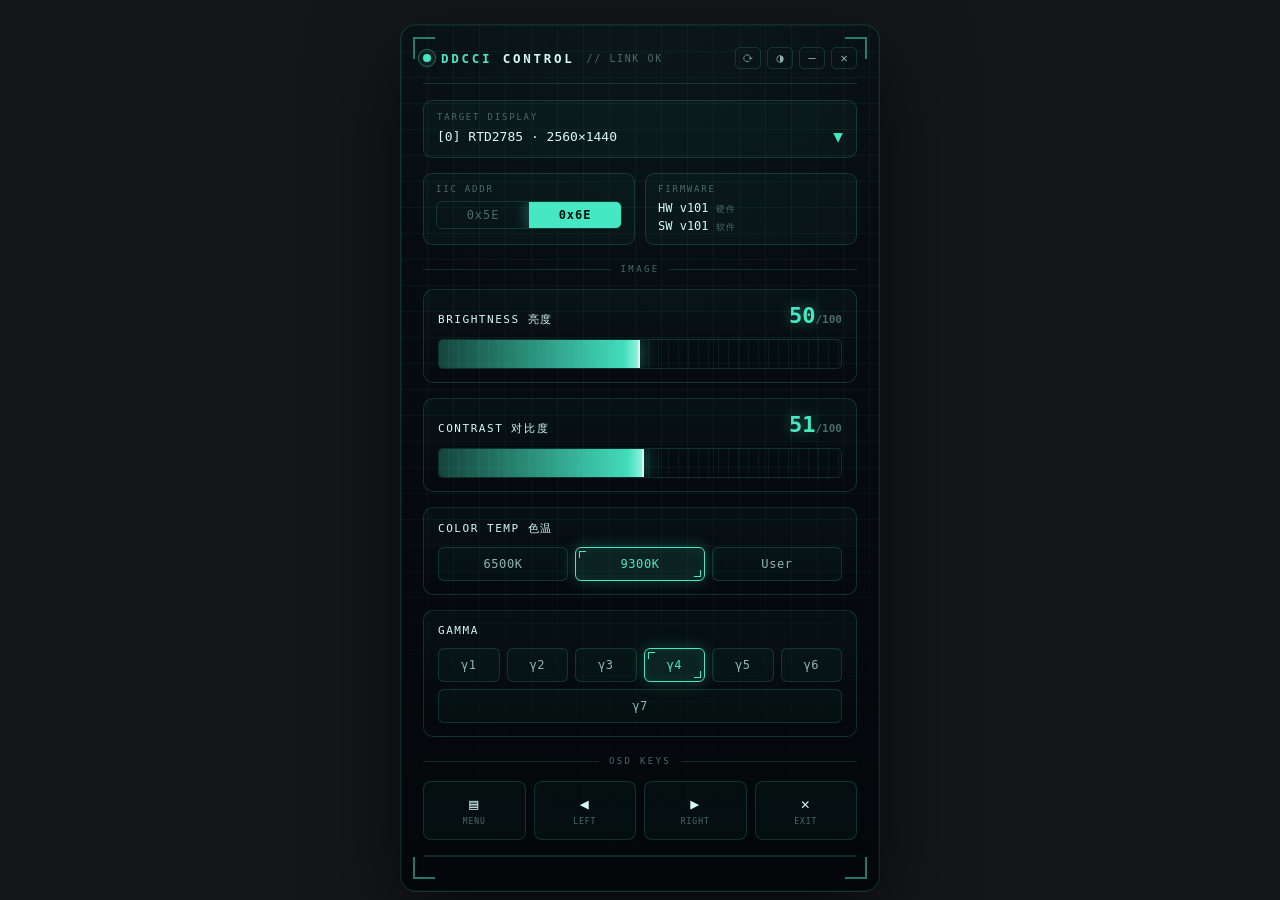
<file: docs/ui-redesign/hud.html>
<!DOCTYPE html>
<html lang="zh-CN">
<head>
<meta charset="utf-8">
<meta name="viewport" content="width=device-width, initial-scale=1">
<title>DDCCI 控制台 · 航天 HUD</title>
<style>
  :root{
    --bg:#05090c; --panel:#070d12; --grid:rgba(70,232,196,.055);
    --ph:#46e8c4; --ph-dim:#1f5e52; --ph-glow:rgba(70,232,196,.45);
    --amber:#ffb454; --red:#ff5d6c;
    --ink:#8fb5b0; --ink-strong:#d4faf2; --muted:#4a6b66; --line:rgba(70,232,196,.16);
    --mono:'Consolas','SF Mono','JetBrains Mono',ui-monospace,monospace;
  }
  *{box-sizing:border-box;margin:0;padding:0}
  html,body{height:100%}
  body{background:#141618;display:grid;place-items:center;font-family:var(--mono);color:var(--ink);
       padding:24px;-webkit-font-smoothing:antialiased}
  .stage{width:480px;max-width:100%}
  .win{position:relative;height:868px;background:
        radial-gradient(120% 80% at 50% -10%,rgba(70,232,196,.06),transparent 60%),
        linear-gradient(180deg,#070d11,#04070a);
       border:1px solid var(--line);border-radius:16px;overflow:hidden;
       box-shadow:0 30px 90px rgba(0,0,0,.6),0 0 0 1px rgba(70,232,196,.04) inset}
  /* 精密网格底纹 */
  .win::before{content:"";position:absolute;inset:0;pointer-events:none;
     background-image:linear-gradient(var(--grid) 1px,transparent 1px),
                      linear-gradient(90deg,var(--grid) 1px,transparent 1px);
     background-size:26px 26px;mask:radial-gradient(130% 100% at 50% 0,#000 55%,transparent)}
  /* HUD 四角框 */
  .corner{position:absolute;width:22px;height:22px;border:2px solid var(--ph);opacity:.5;z-index:3;pointer-events:none}
  .corner.tl{top:12px;left:12px;border-right:0;border-bottom:0}
  .corner.tr{top:12px;right:12px;border-left:0;border-bottom:0}
  .corner.bl{bottom:12px;left:12px;border-right:0;border-top:0}
  .corner.br{bottom:12px;right:12px;border-left:0;border-top:0}

  .inner{position:relative;z-index:2;height:100%;display:flex;flex-direction:column;padding:22px 22px 18px}

  /* 顶栏 */
  .bar{display:flex;align-items:center;gap:10px;padding-bottom:14px;border-bottom:1px solid var(--line)}
  .dot{width:8px;height:8px;border-radius:50%;background:var(--ph);box-shadow:0 0 10px var(--ph-glow);position:relative}
  .dot::after{content:"";position:absolute;inset:-5px;border:1px solid var(--ph);border-radius:50%;opacity:.4;animation:ping 2.4s ease-out infinite}
  @keyframes ping{0%{transform:scale(.6);opacity:.6}100%{transform:scale(1.9);opacity:0}}
  .ttl{font-size:12.5px;letter-spacing:.22em;color:var(--ink-strong);font-weight:600}
  .ttl b{color:var(--ph)}
  .status{font-size:10px;letter-spacing:.16em;color:var(--muted);margin-left:2px}
  .wbtns{margin-left:auto;display:flex;gap:6px}
  .wb{width:26px;height:22px;border:1px solid var(--line);background:transparent;color:var(--ink);
      border-radius:5px;cursor:pointer;font-family:var(--mono);font-size:12px;display:grid;place-items:center;transition:.15s}
  .wb:hover{border-color:var(--ph);color:var(--ph);box-shadow:0 0 12px rgba(70,232,196,.2)}
  .wb.x:hover{border-color:var(--red);color:var(--red);box-shadow:0 0 12px rgba(255,93,108,.25)}

  .scroll{flex:1;overflow-y:auto;padding-top:16px;display:flex;flex-direction:column;gap:15px}
  .scroll::-webkit-scrollbar{width:6px}
  .scroll::-webkit-scrollbar-thumb{background:var(--ph-dim);border-radius:3px}

  /* 选择器 (显示器) */
  .field{border:1px solid var(--line);border-radius:9px;background:rgba(70,232,196,.03);padding:11px 13px;position:relative}
  .flabel{font-size:9px;letter-spacing:.2em;color:var(--muted);margin-bottom:5px}
  .select{display:flex;align-items:center;justify-content:space-between;cursor:pointer}
  .select .name{color:var(--ink-strong);font-size:13px}
  .select .car{color:var(--ph)}

  /* 地址切换 + 版本, 并排 readout */
  .row2{display:grid;grid-template-columns:1fr 1fr;gap:10px}
  .readout{border:1px solid var(--line);border-radius:9px;padding:10px 12px;background:rgba(70,232,196,.03)}
  .readout .flabel{margin-bottom:7px}
  .toggle{display:flex;gap:0;border:1px solid var(--line);border-radius:6px;overflow:hidden}
  .toggle button{flex:1;background:transparent;border:0;color:var(--muted);font-family:var(--mono);font-size:12px;
     padding:6px 0;cursor:pointer;letter-spacing:.08em;transition:.15s}
  .toggle button.on{background:var(--ph);color:#04120e;font-weight:700;box-shadow:0 0 16px var(--ph-glow)}
  .ver{display:flex;flex-direction:column;gap:3px;font-size:12px;color:var(--ink-strong)}
  .ver span{color:var(--muted);font-size:9px;letter-spacing:.12em}

  .divider{display:flex;align-items:center;gap:10px;font-size:9px;letter-spacing:.26em;color:var(--muted);margin-top:4px}
  .divider::before,.divider::after{content:"";height:1px;flex:1;background:var(--line)}

  /* 电平条 (亮度/对比度) —— 示波器风 */
  .gauge{border:1px solid var(--line);border-radius:10px;padding:13px 14px;background:linear-gradient(180deg,rgba(70,232,196,.04),transparent)}
  .ghead{display:flex;align-items:baseline;justify-content:space-between;margin-bottom:11px}
  .ghead .lab{font-size:11px;letter-spacing:.14em;color:var(--ink-strong)}
  .ghead .val{font-family:var(--mono);font-size:22px;color:var(--ph);text-shadow:0 0 14px var(--ph-glow);font-weight:600}
  .ghead .val small{font-size:11px;color:var(--muted);text-shadow:none}
  .bar-track{position:relative;height:30px;border:1px solid var(--line);border-radius:5px;background:
     repeating-linear-gradient(90deg,transparent,transparent 9px,rgba(70,232,196,.07) 9px,rgba(70,232,196,.07) 10px);
     cursor:pointer;overflow:hidden}
  .bar-fill{position:absolute;top:0;bottom:0;left:0;background:
     linear-gradient(90deg,rgba(70,232,196,.25),var(--ph));box-shadow:0 0 20px var(--ph-glow);
     border-right:2px solid var(--ink-strong)}
  .bar-fill::after{content:"";position:absolute;top:0;bottom:0;right:0;width:14px;background:linear-gradient(90deg,transparent,rgba(212,250,242,.5))}

  /* 分段 (色温/gamma) */
  .seg{display:flex;flex-wrap:wrap;gap:7px}
  .seg button{flex:1;min-width:56px;background:rgba(70,232,196,.03);border:1px solid var(--line);color:var(--ink);
     font-family:var(--mono);font-size:12px;padding:9px 4px;border-radius:6px;cursor:pointer;letter-spacing:.05em;
     position:relative;transition:.15s}
  .seg button:hover{border-color:var(--ph-dim);color:var(--ink-strong)}
  .seg button.on{border-color:var(--ph);color:var(--ph);background:rgba(70,232,196,.1);
     box-shadow:0 0 16px rgba(70,232,196,.25),inset 0 0 12px rgba(70,232,196,.08)}
  .seg button.on::before,.seg button.on::after{content:"";position:absolute;width:6px;height:6px;border-color:var(--ph);border-style:solid}
  .seg button.on::before{top:3px;left:3px;border-width:1px 0 0 1px}
  .seg button.on::after{bottom:3px;right:3px;border-width:0 1px 1px 0}

  /* 方向键 */
  .dpad{display:grid;grid-template-columns:repeat(4,1fr);gap:8px}
  .key{background:rgba(70,232,196,.03);border:1px solid var(--line);border-radius:8px;padding:13px 4px;cursor:pointer;
       text-align:center;transition:.12s;position:relative;overflow:hidden}
  .key:hover{border-color:var(--ph-dim)}
  .key .kl{display:block;font-size:15px;color:var(--ink-strong);letter-spacing:.06em}
  .key .ks{display:block;font-size:8px;color:var(--muted);margin-top:4px;letter-spacing:.12em}
  .key:active,.key.hit{border-color:var(--ph);box-shadow:0 0 20px var(--ph-glow);background:rgba(70,232,196,.12)}
  .key.hit .kl{color:var(--ph)}

  /* 日志 */
  details.log{border:1px solid var(--line);border-radius:9px;background:rgba(0,0,0,.25);overflow:hidden}
  details.log summary{list-style:none;cursor:pointer;padding:10px 13px;font-size:10px;letter-spacing:.18em;color:var(--muted);display:flex;align-items:center;gap:8px}
  details.log summary::before{content:"▸";color:var(--ph)}
  details.log[open] summary::before{content:"▾"}
  .logbody{padding:0 13px 12px;display:flex;flex-direction:column;gap:5px;max-height:150px;overflow-y:auto}
  .lrow{display:flex;gap:9px;font-size:10.5px;line-height:1.5}
  .lrow .t{color:var(--muted)}
  .lrow .ok{color:var(--ph)}
  .lrow .fr{color:var(--ink);opacity:.7}
  .foot{padding-top:12px;text-align:center;font-size:8.5px;letter-spacing:.24em;color:var(--muted)}
</style>
</head>
<body>
<div class="stage">
  <div class="win">
    <span class="corner tl"></span><span class="corner tr"></span><span class="corner bl"></span><span class="corner br"></span>
    <div class="inner">
      <div class="bar">
        <span class="dot"></span>
        <span class="ttl"><b>DDCCI</b> CONTROL</span>
        <span class="status">// LINK OK</span>
        <span class="wbtns">
          <button class="wb" title="刷新">⟳</button>
          <button class="wb" title="换肤">◑</button>
          <button class="wb" title="最小化">—</button>
          <button class="wb x" title="关闭">✕</button>
        </span>
      </div>
      <div class="scroll">
        <div class="field">
          <div class="flabel">TARGET DISPLAY</div>
          <div class="select"><span class="name">[0] RTD2785 · 2560×1440</span><span class="car">▼</span></div>
        </div>

        <div class="row2">
          <div class="readout">
            <div class="flabel">IIC ADDR</div>
            <div class="toggle" data-toggle>
              <button data-a="5E">0x5E</button>
              <button data-a="6E" class="on">0x6E</button>
            </div>
          </div>
          <div class="readout">
            <div class="flabel">FIRMWARE</div>
            <div class="ver"><div>HW v101 <span>硬件</span></div><div>SW v101 <span>软件</span></div></div>
          </div>
        </div>

        <div class="divider">IMAGE</div>

        <div class="gauge" data-gauge data-max="100" data-val="50">
          <div class="ghead"><span class="lab">BRIGHTNESS 亮度</span><span class="val"><span class="num">50</span><small>/100</small></span></div>
          <div class="bar-track"><div class="bar-fill" style="width:50%"></div></div>
        </div>
        <div class="gauge" data-gauge data-max="100" data-val="51">
          <div class="ghead"><span class="lab">CONTRAST 对比度</span><span class="val"><span class="num">51</span><small>/100</small></span></div>
          <div class="bar-track"><div class="bar-fill" style="width:51%"></div></div>
        </div>

        <div class="gauge">
          <div class="ghead"><span class="lab">COLOR TEMP 色温</span></div>
          <div class="seg" data-seg>
            <button>6500K</button><button class="on">9300K</button><button>User</button>
          </div>
        </div>
        <div class="gauge">
          <div class="ghead"><span class="lab">GAMMA</span></div>
          <div class="seg" data-seg>
            <button>γ1</button><button>γ2</button><button>γ3</button><button class="on">γ4</button><button>γ5</button><button>γ6</button><button>γ7</button>
          </div>
        </div>

        <div class="divider">OSD KEYS</div>
        <div class="dpad" data-dpad>
          <div class="key"><span class="kl">▤</span><span class="ks">MENU</span></div>
          <div class="key"><span class="kl">◀</span><span class="ks">LEFT</span></div>
          <div class="key"><span class="kl">▶</span><span class="ks">RIGHT</span></div>
          <div class="key"><span class="kl">✕</span><span class="ks">EXIT</span></div>
        </div>

        <details class="log" open>
          <summary>COMMAND LOG · 原始帧</summary>
          <div class="logbody">
            <div class="lrow"><span class="t">21:34:07</span><span class="ok">写亮度=50</span><span class="fr">6E 51 84 03 10 00 32 9A</span></div>
            <div class="lrow"><span class="t">21:34:07</span><span class="ok">读亮度→50/100</span><span class="fr">6E 51 82 01 10 AC</span></div>
            <div class="lrow"><span class="t">21:33:55</span><span class="ok">按键 MENU</span><span class="fr">6E 51 84 C0 96 00 00 …</span></div>
          </div>
        </details>
        <div class="foot">RTUSB · 0x6E · DDC/CI OVER I²C</div>
      </div>
    </div>
  </div>
</div>
<script>
  // 电平条拖动
  document.querySelectorAll('[data-gauge]').forEach(g=>{
    const track=g.querySelector('.bar-track'),fill=g.querySelector('.bar-fill'),num=g.querySelector('.num'),max=+g.dataset.max;
    let drag=false;
    const set=e=>{const r=track.getBoundingClientRect();let v=Math.round(Math.max(0,Math.min(1,(e.clientX-r.left)/r.width))*max);
      fill.style.width=(v/max*100)+'%';num.textContent=v;};
    track.addEventListener('pointerdown',e=>{drag=true;track.setPointerCapture(e.pointerId);set(e);});
    track.addEventListener('pointermove',e=>{if(drag)set(e);});
    track.addEventListener('pointerup',()=>drag=false);
  });
  // 分段
  document.querySelectorAll('[data-seg]').forEach(s=>s.addEventListener('click',e=>{
    if(e.target.tagName!=='BUTTON')return;s.querySelectorAll('button').forEach(b=>b.classList.remove('on'));e.target.classList.add('on');
  }));
  // 地址切换
  document.querySelectorAll('[data-toggle]').forEach(t=>t.addEventListener('click',e=>{
    if(e.target.tagName!=='BUTTON')return;t.querySelectorAll('button').forEach(b=>b.classList.remove('on'));e.target.classList.add('on');
  }));
  // 方向键反馈
  document.querySelectorAll('[data-dpad] .key').forEach(k=>k.addEventListener('click',()=>{
    k.classList.add('hit');setTimeout(()=>k.classList.remove('hit'),200);
  }));
</script>
</body>
</html>
</file>
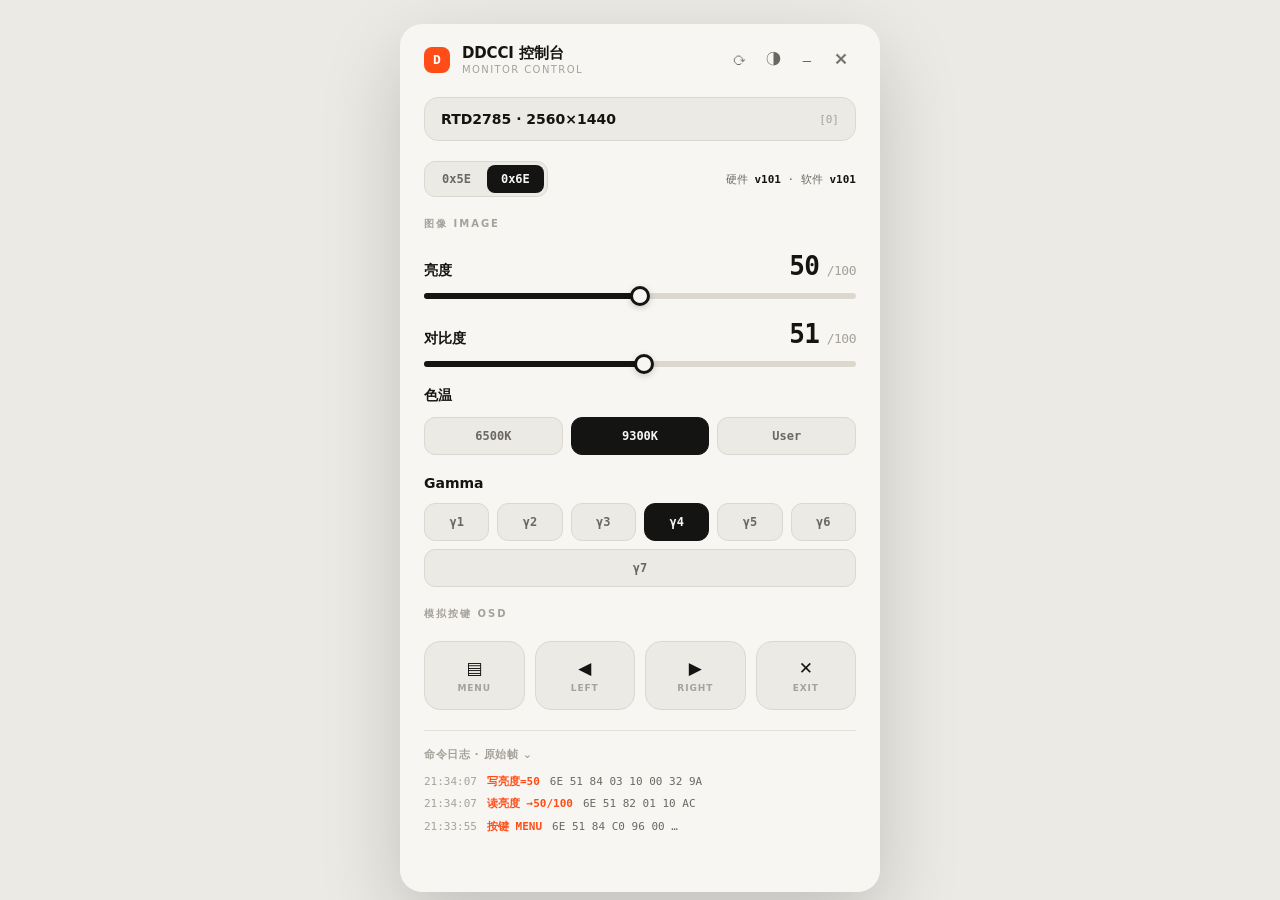
<file: docs/ui-redesign/minimal.html>
<!DOCTYPE html>
<html lang="zh-CN">
<head>
<meta charset="utf-8">
<meta name="viewport" content="width=device-width, initial-scale=1">
<title>DDCCI 控制台 · 极简未来</title>
<style>
  :root{
    --bg:#eceae5; --card:#f7f6f3; --ink:#141413; --sub:#6b6862; --faint:#a6a29a;
    --line:#dcd8d0; --line2:#e6e2db; --accent:#ff4d17; --accentink:#fff;
    --sans:'Segoe UI',system-ui,-apple-system,'Helvetica Neue',sans-serif;
    --mono:'Consolas','SF Mono',ui-monospace,monospace;
  }
  body[data-t="dark"]{
    --bg:#161514; --card:#1f1e1c; --ink:#f2f0ec; --sub:#9a968e; --faint:#605c55;
    --line:#302e2b; --line2:#282624; --accent:#ff5a2c;
  }
  *{box-sizing:border-box;margin:0;padding:0}
  html,body{height:100%}
  body{background:var(--bg);display:grid;place-items:center;font-family:var(--sans);color:var(--ink);padding:24px;
       -webkit-font-smoothing:antialiased;transition:background .3s}
  .stage{width:480px;max-width:100%}
  .win{height:868px;background:var(--card);border-radius:22px;overflow:hidden;
       box-shadow:0 30px 80px rgba(0,0,0,.18);display:flex;flex-direction:column}

  .bar{display:flex;align-items:center;gap:12px;padding:20px 24px 0}
  .brand{width:26px;height:26px;border-radius:8px;background:var(--accent);display:grid;place-items:center;
         color:var(--accentink);font-weight:800;font-size:13px;font-family:var(--mono)}
  .ttl{font-size:15px;font-weight:700;letter-spacing:-.01em}
  .ttl small{display:block;font-size:10px;font-weight:500;color:var(--faint);letter-spacing:.14em;margin-top:1px}
  .wbtns{margin-left:auto;display:flex;gap:4px}
  .wb{width:30px;height:30px;border:0;background:transparent;border-radius:9px;color:var(--sub);cursor:pointer;
      font-size:15px;display:grid;place-items:center;transition:.15s}
  .wb:hover{background:var(--line2);color:var(--ink)}
  .wb.x:hover{background:var(--accent);color:#fff}

  .scroll{flex:1;overflow-y:auto;padding:22px 24px 20px;display:flex;flex-direction:column;gap:20px}
  .scroll::-webkit-scrollbar{width:8px}
  .scroll::-webkit-scrollbar-thumb{background:var(--line);border-radius:4px}

  /* 显示器选择 */
  .select{display:flex;align-items:center;justify-content:space-between;background:var(--bg);border:1px solid var(--line);
     border-radius:14px;padding:13px 16px;cursor:pointer}
  .select .nm{font-size:14px;font-weight:600}
  .select .id{font-size:11px;color:var(--faint);font-family:var(--mono)}

  /* 地址 + 版本 */
  .strip{display:flex;align-items:center;gap:14px}
  .addr{display:flex;background:var(--bg);border:1px solid var(--line);border-radius:11px;padding:3px;gap:2px}
  .addr button{border:0;background:transparent;color:var(--sub);font-family:var(--mono);font-size:12px;font-weight:600;
     padding:7px 14px;border-radius:8px;cursor:pointer;transition:.15s}
  .addr button.on{background:var(--ink);color:var(--card)}
  .vers{margin-left:auto;text-align:right;font-family:var(--mono);font-size:11px;color:var(--sub)}
  .vers b{color:var(--ink);font-weight:700}

  .sec{font-size:10px;font-weight:700;letter-spacing:.2em;color:var(--faint);text-transform:uppercase}

  /* 滑条 */
  .ctrl{display:flex;flex-direction:column;gap:12px}
  .crow{display:flex;align-items:baseline;justify-content:space-between}
  .crow .nm{font-size:14px;font-weight:600}
  .crow .vv{font-family:var(--mono);font-size:26px;font-weight:700;letter-spacing:-.02em}
  .crow .vv small{font-size:13px;color:var(--faint);font-weight:500}
  .slider{position:relative;height:6px;background:var(--line);border-radius:3px;cursor:pointer}
  .slider .f{position:absolute;left:0;top:0;bottom:0;background:var(--ink);border-radius:3px}
  .slider .k{position:absolute;top:50%;width:20px;height:20px;background:var(--card);border:3px solid var(--ink);
     border-radius:50%;transform:translate(-50%,-50%);box-shadow:0 2px 6px rgba(0,0,0,.18)}

  /* 分段 */
  .seg{display:flex;flex-wrap:wrap;gap:8px}
  .seg button{flex:1;min-width:58px;border:1px solid var(--line);background:var(--bg);color:var(--sub);
     font-family:var(--mono);font-size:12px;font-weight:600;padding:11px 6px;border-radius:11px;cursor:pointer;transition:.15s}
  .seg button:hover{border-color:var(--faint)}
  .seg button.on{background:var(--ink);color:var(--card);border-color:var(--ink)}

  /* 方向键 */
  .dpad{display:grid;grid-template-columns:repeat(4,1fr);gap:10px}
  .key{background:var(--bg);border:1px solid var(--line);border-radius:16px;padding:16px 4px;text-align:center;cursor:pointer;transition:.12s}
  .key:hover{border-color:var(--faint)}
  .key:active,.key.hit{background:var(--accent);border-color:var(--accent);transform:scale(.95)}
  .key.hit .kl,.key.hit .ks{color:#fff}
  .key .kl{display:block;font-size:17px;font-weight:600}
  .key .ks{display:block;font-size:9px;color:var(--faint);margin-top:5px;letter-spacing:.1em;font-weight:600}

  details.log{border-top:1px solid var(--line2);padding-top:16px}
  details.log summary{list-style:none;cursor:pointer;font-size:11px;color:var(--faint);font-weight:600;letter-spacing:.05em}
  details.log summary::after{content:" ›";}
  details.log[open] summary::after{content:" ⌄"}
  .logbody{margin-top:12px;display:flex;flex-direction:column;gap:7px;max-height:130px;overflow-y:auto}
  .lrow{display:flex;gap:10px;font-size:11px;font-family:var(--mono);line-height:1.4}
  .lrow .t{color:var(--faint)}
  .lrow .ok{color:var(--accent);font-weight:600}
  .lrow .fr{color:var(--sub)}
</style>
</head>
<body data-t="light">
<div class="stage">
  <div class="win">
    <div class="bar">
      <span class="brand">D</span>
      <span class="ttl">DDCCI 控制台<small>MONITOR CONTROL</small></span>
      <span class="wbtns">
        <button class="wb" title="刷新">⟳</button>
        <button class="wb" id="skin" title="换肤">◑</button>
        <button class="wb" title="最小化">–</button>
        <button class="wb x" title="关闭">✕</button>
      </span>
    </div>
    <div class="scroll">
      <div class="select"><span class="nm">RTD2785 · 2560×1440</span><span class="id">[0]</span></div>

      <div class="strip">
        <div class="addr" data-toggle>
          <button data-a="5E">0x5E</button>
          <button data-a="6E" class="on">0x6E</button>
        </div>
        <div class="vers">硬件 <b>v101</b> · 软件 <b>v101</b></div>
      </div>

      <div class="sec">图像 Image</div>

      <div class="ctrl" data-slider data-max="100" data-val="50">
        <div class="crow"><span class="nm">亮度</span><span class="vv"><span class="num">50</span><small> /100</small></span></div>
        <div class="slider"><div class="f" style="width:50%"></div><div class="k" style="left:50%"></div></div>
      </div>
      <div class="ctrl" data-slider data-max="100" data-val="51">
        <div class="crow"><span class="nm">对比度</span><span class="vv"><span class="num">51</span><small> /100</small></span></div>
        <div class="slider"><div class="f" style="width:51%"></div><div class="k" style="left:51%"></div></div>
      </div>

      <div class="ctrl">
        <div class="crow"><span class="nm">色温</span></div>
        <div class="seg" data-seg><button>6500K</button><button class="on">9300K</button><button>User</button></div>
      </div>
      <div class="ctrl">
        <div class="crow"><span class="nm">Gamma</span></div>
        <div class="seg" data-seg><button>γ1</button><button>γ2</button><button>γ3</button><button class="on">γ4</button><button>γ5</button><button>γ6</button><button>γ7</button></div>
      </div>

      <div class="sec">模拟按键 OSD</div>
      <div class="dpad" data-dpad>
        <div class="key"><span class="kl">▤</span><span class="ks">MENU</span></div>
        <div class="key"><span class="kl">◀</span><span class="ks">LEFT</span></div>
        <div class="key"><span class="kl">▶</span><span class="ks">RIGHT</span></div>
        <div class="key"><span class="kl">✕</span><span class="ks">EXIT</span></div>
      </div>

      <details class="log" open>
        <summary>命令日志 · 原始帧</summary>
        <div class="logbody">
          <div class="lrow"><span class="t">21:34:07</span><span class="ok">写亮度=50</span><span class="fr">6E 51 84 03 10 00 32 9A</span></div>
          <div class="lrow"><span class="t">21:34:07</span><span class="ok">读亮度 →50/100</span><span class="fr">6E 51 82 01 10 AC</span></div>
          <div class="lrow"><span class="t">21:33:55</span><span class="ok">按键 MENU</span><span class="fr">6E 51 84 C0 96 00 …</span></div>
        </div>
      </details>
    </div>
  </div>
</div>
<script>
  document.querySelectorAll('[data-slider]').forEach(g=>{
    const track=g.querySelector('.slider'),f=g.querySelector('.f'),k=g.querySelector('.k'),num=g.querySelector('.num'),max=+g.dataset.max;
    let drag=false;const set=e=>{const r=track.getBoundingClientRect();let v=Math.round(Math.max(0,Math.min(1,(e.clientX-r.left)/r.width))*max);
      const p=v/max*100;f.style.width=p+'%';k.style.left=p+'%';num.textContent=v;};
    track.addEventListener('pointerdown',e=>{drag=true;track.setPointerCapture(e.pointerId);set(e);});
    track.addEventListener('pointermove',e=>{if(drag)set(e);});
    track.addEventListener('pointerup',()=>drag=false);
  });
  document.querySelectorAll('[data-seg],[data-toggle]').forEach(s=>s.addEventListener('click',e=>{
    if(e.target.tagName!=='BUTTON')return;s.querySelectorAll('button').forEach(b=>b.classList.remove('on'));e.target.classList.add('on');
  }));
  document.querySelectorAll('[data-dpad] .key').forEach(k=>k.addEventListener('click',()=>{k.classList.add('hit');setTimeout(()=>k.classList.remove('hit'),200);}));
  document.getElementById('skin').addEventListener('click',()=>{const b=document.body;b.dataset.t=b.dataset.t==='light'?'dark':'light';});
</script>
</body>
</html>
</file>
<file: ui/style.css>
/* DDC/CI 控制台 —— 极简仪表 (方向 C) 精修版。
   设计语言: 近黑底 + 单一强调绿 + 大留白 + 精密仪器质感。
   双主题走 CSS 变量, body[data-theme] 切换; 颜色用 alpha 分层做统一深度。
   动效只动 transform / opacity / filter。 */

:root { --ease: cubic-bezier(.4, 0, .2, 1); }

[data-theme="dark"] {
  --bg: #0a0a0b;
  --bar: #0e0e10;
  --panel-border: rgba(255, 255, 255, .06);
  --div: rgba(255, 255, 255, .07);
  --surface: rgba(255, 255, 255, .04);
  --sur-border: rgba(255, 255, 255, .08);
  --sur-hover: rgba(255, 255, 255, .16);
  --hi: rgba(255, 255, 255, .05);           /* 表面顶部高光 (受光感) */
  --text: #e7e7ea;
  --strong: #fbfbfc;
  --soft: #9a9aa3;
  --muted: #65656e;
  --accent: #fbfbfc;
  --accent-ink: #0a0a0b;
  --ok: #34d77b;
  --ok-soft: rgba(52, 215, 123, .16);
  --ok-glow: rgba(52, 215, 123, .45);
  --track: rgba(255, 255, 255, .08);
  --fill: linear-gradient(90deg, #50505a, #fbfbfc);
  --knob: #fbfbfc;
  --knob-ring: #0a0a0b;
  --chip-bg: rgba(255, 255, 255, .04);
  --chip-border: rgba(255, 255, 255, .09);
  --dash: rgba(255, 255, 255, .22);
  --shadow: 0 4px 16px rgba(0, 0, 0, .5);
  --glow-top: radial-gradient(130% 70% at 50% -20%, rgba(255, 255, 255, .045), transparent 60%);
}
[data-theme="light"] {
  --bg: #eeeef0;
  --bar: #f8f8f9;
  --panel-border: rgba(0, 0, 0, .07);
  --div: rgba(0, 0, 0, .08);
  --surface: #ffffff;
  --sur-border: rgba(0, 0, 0, .09);
  --sur-hover: rgba(0, 0, 0, .22);
  --hi: rgba(255, 255, 255, .9);
  --text: #1c1c20;
  --strong: #08080a;
  --soft: #57575f;
  --muted: #9c9ca5;
  --accent: #18181b;
  --accent-ink: #ffffff;
  --ok: #12a150;
  --ok-soft: rgba(18, 161, 80, .12);
  --ok-glow: rgba(18, 161, 80, .4);
  --track: rgba(0, 0, 0, .10);
  --fill: linear-gradient(90deg, #c2c2c9, #18181b);
  --knob: #18181b;
  --knob-ring: #ffffff;
  --chip-bg: #ffffff;
  --chip-border: rgba(0, 0, 0, .09);
  --dash: rgba(0, 0, 0, .28);
  --shadow: 0 4px 14px rgba(0, 0, 0, .12);
  --glow-top: radial-gradient(130% 70% at 50% -20%, rgba(0, 0, 0, .03), transparent 60%);
}

* { box-sizing: border-box; }
html, body { height: 100%; overflow: hidden; }   /* 窗口级不出滚动条 */
body {
  margin: 0; padding: 0;
  font: 15px/1.5 "Segoe UI", system-ui, sans-serif;
  background: var(--bg); color: var(--soft);
  -webkit-font-smoothing: antialiased; text-rendering: optimizeLegibility;
  transition: background .3s var(--ease), color .3s var(--ease);
}
.app { height: 100%; }
.tn { font-variant-numeric: tabular-nums; }
.app { width: 100%; }

/* ---- 窗口边/角缩放手柄 (透明, 压在最上层; 角区盖过边区) ---- */
.resz { position: fixed; z-index: 9999; }
.resz.t  { top: 0; left: 9px; right: 9px; height: 5px; cursor: ns-resize; }
.resz.b  { bottom: 0; left: 9px; right: 9px; height: 5px; cursor: ns-resize; }
.resz.l  { left: 0; top: 9px; bottom: 9px; width: 5px; cursor: ew-resize; }
.resz.r  { right: 0; top: 9px; bottom: 9px; width: 5px; cursor: ew-resize; }
.resz.tl { top: 0; left: 0; width: 11px; height: 11px; cursor: nwse-resize; }
.resz.tr { top: 0; right: 0; width: 11px; height: 11px; cursor: nesw-resize; }
.resz.bl { bottom: 0; left: 0; width: 11px; height: 11px; cursor: nesw-resize; }
.resz.br { bottom: 0; right: 0; width: 11px; height: 11px; cursor: nwse-resize; }

/* ---- 面板 (铺满窗口, 顶部一抹柔光; flex 列布局: 标题栏固定 + 主体填充) ---- */
.panel { position: relative; height: 100vh; display: flex; flex-direction: column; background: var(--bg); }
.panel::before {
  content: ''; position: absolute; inset: 0; pointer-events: none;
  background: var(--glow-top); z-index: 0;
}
.pbar, .body { position: relative; z-index: 1; }
.pbar { flex: none; }
.body { flex: 1 1 auto; min-height: 0; align-content: start; overflow-y: auto; overscroll-behavior: contain; }
/* 内容超出时才出现的细滚动条 (默认那条太宽太丑) */
.body::-webkit-scrollbar { width: 9px; }
.body::-webkit-scrollbar-track { background: transparent; }
.body::-webkit-scrollbar-thumb {
  background: var(--sur-border); border-radius: 8px;
  border: 2px solid transparent; background-clip: content-box;
}
.body::-webkit-scrollbar-thumb:hover { background: var(--sur-hover); background-clip: content-box; }

/* 标题栏 */
.pbar {
  display: flex; align-items: center; justify-content: space-between;
  padding: 13px 16px 13px 18px;
  background: var(--bar); border-bottom: 1px solid var(--panel-border);
}
.ttl { display: flex; align-items: center; gap: 11px; font-size: 13.5px; font-weight: 600; color: var(--strong); letter-spacing: .01em; }

/* 呼吸脉冲点 */
.pulse { width: 8px; height: 8px; border-radius: 50%; background: var(--muted); position: relative; flex: none; transition: background .25s var(--ease); }
.pulse[data-state="ok"] { background: var(--ok); box-shadow: 0 0 6px var(--ok-glow); }
.pulse[data-state="ok"]::after {
  content: ''; position: absolute; inset: -3px; border-radius: 50%;
  background: var(--ok); animation: pp 2s ease-out infinite;
}
.pulse[data-state="warn"] { background: var(--warn, #e0a23b); box-shadow: 0 0 6px rgba(224, 162, 59, .5); }
@keyframes pp { 0% { transform: scale(.5); opacity: .6; } 100% { transform: scale(2.1); opacity: 0; } }

/* 窗口控制簇 */
.winctl { display: flex; align-items: center; gap: 8px; }

/* 皮肤双格开关 (更紧凑) */
.skin {
  display: flex; background: var(--surface); border: 1px solid var(--sur-border);
  border-radius: 18px; padding: 2px; cursor: pointer; gap: 1px;
}
.skin span {
  width: 26px; height: 22px; display: flex; align-items: center; justify-content: center;
  border-radius: 16px; font-size: 12px; opacity: .55; transition: opacity .15s var(--ease), background .15s var(--ease);
}
body[data-theme="dark"] .skin .moon { background: var(--accent); color: var(--accent-ink); opacity: 1; }
body[data-theme="light"] .skin .sun { background: var(--accent); color: var(--accent-ink); opacity: 1; }

/* 拖动区 + 自绘窗口按钮 */
.pbar.pywebview-drag-region { cursor: default; }
.wbtn {
  width: 30px; height: 26px; display: grid; place-items: center;
  border: none; background: transparent; color: var(--soft); cursor: pointer;
  border-radius: 7px; transition: background .12s var(--ease), color .12s var(--ease);
}
.wbtn svg { width: 16px; height: 16px; }
.wbtn:hover { background: var(--surface); color: var(--text); }
.wclose:hover { background: #e81123; color: #fff; }
.wbtn.spin svg { animation: spin .7s linear infinite; }
@keyframes spin { to { transform: rotate(360deg); } }

/* ---- 主体 ---- */
.body { padding: 20px 18px 22px; display: grid; gap: 18px; }

svg.i { width: 23px; height: 23px; stroke-width: 1.8; fill: none; stroke: currentColor; flex: none; }
svg.i.sm { width: 15px; height: 15px; }

/* 显示器选择行 (原生 select 透明覆盖) */
.sel {
  position: relative; display: flex; align-items: center; justify-content: space-between;
  padding: 13px 15px; border-radius: 13px; background: var(--surface);
  border: 1px solid var(--sur-border); box-shadow: inset 0 1px 0 var(--hi);
  color: var(--text); font-size: 14px; cursor: pointer;
  transition: border-color .15s var(--ease), background .15s var(--ease);
}
.sel:hover { border-color: var(--sur-hover); }
.sel .ic { display: flex; align-items: center; gap: 11px; color: var(--text); min-width: 0; }
.sel .ic svg.i { color: var(--soft); }
.sel .ic #sel-name { white-space: nowrap; overflow: hidden; text-overflow: ellipsis; font-weight: 500; }
.sel-meta { opacity: .55; flex: none; margin-left: 10px; font-size: 13px; }
.sel select { position: absolute; inset: 0; width: 100%; height: 100%; opacity: 0; cursor: pointer; font: inherit; }

/* 信息 chips */
.chips { display: flex; gap: 8px; flex-wrap: wrap; }
.chip {
  font-size: 12px; padding: 5px 11px; border-radius: 8px;
  background: var(--chip-bg); border: 1px solid var(--chip-border);
  display: flex; align-items: center; gap: 6px; color: var(--soft);
}
.chip svg.i { color: var(--muted); }

/* 分区标题 */
.divtxt {
  font-size: 10.5px; letter-spacing: .14em; text-transform: uppercase; color: var(--muted);
  display: flex; align-items: center; gap: 10px; margin: 2px 0 -4px;
}
.divtxt::before, .divtxt::after { content: ''; height: 1px; background: var(--div); flex: 1; }

/* ---- 控件组 ---- */
.grp { display: grid; gap: 12px; }
.ghead { display: flex; align-items: center; gap: 11px; font-size: 14px; color: var(--text); }
.ghead .gi { color: var(--soft); }
.ghead .lbl { font-weight: 500; }
.ghead .badge { font-size: 11px; color: var(--warn, #e0a23b); }
.ghead .val { margin-left: auto; display: flex; align-items: center; gap: 9px; }
.num {
  font-size: 18px; color: var(--strong); width: 44px; text-align: center; cursor: text;
  border: none; border-bottom: 1px dashed var(--dash); padding: 0 0 1px; background: transparent;
  font-variant-numeric: tabular-nums; font-family: inherit;
  transition: border-color .15s var(--ease);
}
.num:focus { outline: none; border-bottom-color: var(--ok); }
.num::-webkit-outer-spin-button, .num::-webkit-inner-spin-button { -webkit-appearance: none; margin: 0; }
.val .vtxt { font-size: 17px; color: var(--strong); font-weight: 500; }
.pm { display: flex; gap: 4px; }
.pm button {
  width: 26px; height: 26px; border-radius: 7px; background: var(--surface);
  border: 1px solid var(--sur-border); color: var(--text); font-size: 15px; cursor: pointer;
  display: flex; align-items: center; justify-content: center;
  transition: transform .08s var(--ease), background .12s var(--ease), border-color .12s var(--ease);
}
.pm button:hover { border-color: var(--sur-hover); }
.pm button:active { transform: scale(.88); }

/* 分段按钮 */
.seg {
  display: flex; border-radius: 12px; padding: 3px; gap: 2px;
  background: var(--surface); border: 1px solid var(--sur-border); box-shadow: inset 0 1px 0 var(--hi);
}
.seg span {
  flex: 1; text-align: center; padding: 9px 0; font-size: 13px; border-radius: 9px;
  color: var(--muted); cursor: pointer; user-select: none;
  transition: color .12s var(--ease), background .15s var(--ease), transform .08s var(--ease);
}
.seg span:hover { color: var(--text); }
.seg span:active { transform: scale(.96); }
.seg .on { background: var(--accent); color: var(--accent-ink); font-weight: 600; box-shadow: 0 1px 3px rgba(0, 0, 0, .25); }

/* Gamma: 横排分段 + 下方满宽曲线 (精密仪表读数感) */
.curve {
  position: relative; height: 82px; border-radius: 12px;
  background: var(--surface); border: 1px solid var(--sur-border);
  box-shadow: inset 0 1px 0 var(--hi); overflow: hidden;
}
.curve svg { width: 100%; height: 100%; display: block; }
.curve .grid { stroke: var(--sur-border); stroke-width: 1; }
.curve .diag { stroke: var(--muted); stroke-width: 1; stroke-dasharray: 2 4; opacity: .45; }
.curve .area { fill: var(--ok); opacity: .14; stroke: none; transition: d .35s var(--ease); }
.curve .plot {
  stroke: var(--ok); fill: none; stroke-width: 2; stroke-linejoin: round; stroke-linecap: round;
  filter: drop-shadow(0 0 3px var(--ok-glow));
  transition: d .35s var(--ease);
}
.curve .tag {
  position: absolute; top: 8px; right: 11px; font-size: 10.5px; letter-spacing: .06em;
  color: var(--muted); font-variant-numeric: tabular-nums;
}

/* 自定义滑块 (触感: 内阴影轨 + 渐变 fill + 带环旋钮) */
.sld {
  height: 8px; border-radius: 8px; background: var(--track); position: relative;
  touch-action: none; cursor: pointer; box-shadow: inset 0 1px 2px rgba(0, 0, 0, .25);
  margin: 4px 0;
}
.sld .f { position: absolute; height: 100%; border-radius: 8px; background: var(--fill); pointer-events: none; }
.sld .k {
  position: absolute; top: 50%; width: 18px; height: 18px; border-radius: 50%;
  background: var(--knob); border: 3px solid var(--knob-ring);
  box-shadow: 0 0 0 1px var(--sur-border), 0 2px 5px rgba(0, 0, 0, .4);
  transform: translate(-50%, -50%); cursor: grab;
  transition: transform .1s var(--ease);
}
.sld:hover .k { transform: translate(-50%, -50%) scale(1.08); }
.sld .k:active { cursor: grabbing; transform: translate(-50%, -50%) scale(1.15); }

/* 色温: 离散分段 + 下方暖->冷指示条 (与分段同宽, 标注两端) */
.tempseg { flex-wrap: wrap; }
.tempseg span { flex: 1 1 58px; min-width: 54px; }
.tempwrap { display: grid; gap: 5px; }
.tempbar {
  height: 6px; border-radius: 4px; pointer-events: none;
  background: linear-gradient(90deg, #ffb46b, #fff4e0 45%, #cfe2ff 75%, #9ec2ff);
  opacity: .85; box-shadow: inset 0 0 0 1px rgba(0, 0, 0, .06);
}
.tempbar-labels { display: flex; justify-content: space-between; font-size: 10px; letter-spacing: .04em; color: var(--muted); }

.control[data-unresponsive] { opacity: .5; }
.empty { color: var(--muted); font-size: 13px; line-height: 1.6; }

/* 高级 raw 区 */
.advanced { margin-top: 2px; border-top: 1px solid var(--div); padding-top: 16px; }
.advanced summary { cursor: pointer; color: var(--muted); font-size: 12px; letter-spacing: .04em; list-style-position: inside; }
.advanced summary:hover { color: var(--soft); }
.advanced-hint { color: var(--muted); font-size: 11px; margin: 10px 0 12px; line-height: 1.6; }
.raw-controls { display: grid; gap: 8px; }
.raw-row { display: flex; align-items: center; gap: 7px; font-size: 13px; }
.raw-code { color: var(--soft); font-variant-numeric: tabular-nums; min-width: 42px; }
.raw-row input {
  width: 60px; padding: 5px 7px; text-align: center; background: var(--surface);
  color: var(--text); border: 1px solid var(--sur-border); border-radius: 7px; font: inherit;
}
.mini-btn {
  padding: 5px 11px; border-radius: 7px; cursor: pointer; background: var(--surface);
  color: var(--text); border: 1px solid var(--sur-border); font: inherit; font-size: 12px;
  transition: transform .08s var(--ease), border-color .12s var(--ease);
}
.mini-btn:hover { border-color: var(--sur-hover); }
.mini-btn:active { transform: scale(.95); }
.raw-out { font-size: 11px; color: var(--muted); margin-left: auto; font-variant-numeric: tabular-nums; }

/* 控件入场: 轻微上浮渐入, 逐项错峰 */
#controls > * { animation: rise .42s var(--ease) both; }
#controls > *:nth-child(1) { animation-delay: .02s; }
#controls > *:nth-child(2) { animation-delay: .07s; }
#controls > *:nth-child(3) { animation-delay: .12s; }
#controls > *:nth-child(4) { animation-delay: .17s; }
#controls > *:nth-child(5) { animation-delay: .22s; }
.sel, .chips { animation: rise .42s var(--ease) both; }
@keyframes rise { from { opacity: 0; transform: translateY(6px); } to { opacity: 1; transform: none; } }

:focus-visible { outline: 2px solid var(--ok); outline-offset: 2px; }
@media (prefers-reduced-motion: reduce) { * { animation: none !important; transition: none !important; } }

/* 屏幕菜单: 方向键簇 (3×3 grid, 中心留空; grid 的 gap 在 QtWebEngine 不受影响) */
.osdkeys { margin-top: 4px; }
.dpad {
  display: grid; grid-template-columns: repeat(3, 1fr); grid-template-rows: auto auto auto;
  gap: 8px; max-width: 300px; margin: 0 auto;
}
.k-menu  { grid-column: 2; grid-row: 1; }
.k-left  { grid-column: 1; grid-row: 2; }
.k-right { grid-column: 3; grid-row: 2; }
.k-exit  { grid-column: 2; grid-row: 3; }
.dkey {
  display: flex; flex-direction: column; align-items: center; justify-content: center;
  padding: 12px 4px; border-radius: 11px; font-family: inherit; cursor: pointer;
  background: var(--surface); border: 1px solid var(--sur-border);
  box-shadow: inset 0 1px 0 var(--hi); color: var(--text);
  transition: transform .12s var(--ease), border-color .15s var(--ease),
              background .15s var(--ease), box-shadow .2s var(--ease), color .15s var(--ease);
}
.dkey .kl { font-size: 16px; font-weight: 600; line-height: 1; }
.dkey .ks { font-size: 11px; color: var(--muted); margin-top: 4px; line-height: 1; }
.dkey:hover { border-color: var(--sur-hover); }
.dkey:active { transform: scale(.92); }
.k-menu { background: var(--ok-soft); }       /* MENU 主键: 绿色弱底强调 */
.k-menu .kl { color: var(--ok); }
.dkey.press {                                  /* 按下: 绿光脉冲反馈 */
  transform: scale(.92); border-color: var(--ok); color: var(--strong);
  box-shadow: 0 0 0 1px var(--ok), 0 0 18px var(--ok-glow), inset 0 1px 0 var(--hi);
}

/* ============================================================
   Win7 / QtWebEngine (Chromium 83) flex-gap 兼容补丁
   Chromium <84 不支持 flex 容器的 gap 属性 (grid 的 gap 不受影响)。
   下面把受影响的 flex 间距改用等效 margin 复刻; 同时把这些容器的
   gap 归 0, 避免在支持 gap 的内核 (Win11 WebView2) 上叠成双倍间距。
   ⇒ 两种内核下视觉一致。只针对带 gap 的 flex 容器, 不动 grid。
   ============================================================ */
.ttl, .winctl, .skin, .sel .ic, .chips, .chip,
.divtxt, .ghead, .ghead .val, .pm, .seg, .raw-row { gap: 0; }

.ttl > * + *           { margin-left: 11px; }
.winctl > * + *        { margin-left: 8px; }
.skin > * + *          { margin-left: 1px; }
.sel .ic > * + *       { margin-left: 11px; }
.chip + .chip          { margin-left: 8px; }   /* .chips 横向间距 */
.chip > svg.i          { margin-right: 6px; }  /* chip 内图标 ↔ 文本 */
.divtxt::before        { margin-right: 10px; }
.divtxt::after         { margin-left: 10px; }
.ghead > * + *         { margin-left: 11px; }
.ghead .val > * + *    { margin-left: 9px; }
.pm > * + *            { margin-left: 4px; }
.seg > * + *           { margin-left: 2px; }
.raw-row > * + *       { margin-left: 7px; }
.raw-row > .raw-out    { margin-left: auto; }  /* 复位: 读数仍靠右 */
</file>
<file: ui/nanwei-preview/style.css>
:root {
  --ease: cubic-bezier(.2, .8, .2, 1);
  --bg: #e8eef6;
  --window: rgba(250, 252, 255, .82);
  --window-strong: rgba(255, 255, 255, .92);
  --line: rgba(92, 110, 130, .18);
  --line-strong: rgba(72, 91, 113, .24);
  --text: #111827;
  --subtle: #5f6b7a;
  --muted: #94a0ae;
  --track: #dce5ee;
  --accent: #25c6a0;
  --accent-2: #32b7e8;
  --accent-soft: rgba(37, 198, 160, .14);
  --danger: #ff5f6d;
  --shadow: 0 22px 70px rgba(68, 91, 120, .25);
  --small-shadow: 0 9px 30px rgba(92, 113, 139, .16);
  --blur: blur(24px) saturate(1.25);
}

[data-theme="dark"] {
  --bg: #0f141b;
  --window: rgba(22, 27, 36, .82);
  --window-strong: rgba(27, 34, 45, .92);
  --line: rgba(221, 235, 255, .10);
  --line-strong: rgba(221, 235, 255, .16);
  --text: #eef5ff;
  --subtle: #a9b7c7;
  --muted: #647283;
  --track: #263141;
  --accent: #3ee3b0;
  --accent-2: #44caff;
  --accent-soft: rgba(62, 227, 176, .13);
  --shadow: 0 24px 80px rgba(0, 0, 0, .42);
  --small-shadow: 0 10px 34px rgba(0, 0, 0, .25);
}

* { box-sizing: border-box; }
html, body { min-height: 100%; }
body {
  margin: 0;
  display: grid;
  place-items: center;
  padding: 28px;
  background:
    radial-gradient(circle at 20% 0%, rgba(50, 183, 232, .22), transparent 28%),
    linear-gradient(135deg, var(--bg), color-mix(in srgb, var(--bg) 84%, #fff));
  color: var(--text);
  font: 13px/1.42 "Segoe UI", Inter, system-ui, sans-serif;
  transition: background .32s var(--ease), color .32s var(--ease);
}

button, input { font: inherit; }
button {
  border: 0;
  color: inherit;
  cursor: pointer;
}

.shell {
  width: min(540px, calc(100vw - 24px));
  padding: 12px;
  border: 1px solid var(--line);
  border-radius: 20px;
  background: var(--window);
  box-shadow: var(--shadow);
  backdrop-filter: var(--blur);
  -webkit-backdrop-filter: var(--blur);
}

.titlebar {
  height: 48px;
  display: flex;
  align-items: center;
  justify-content: space-between;
  padding: 0 3px 8px 7px;
}

.brand {
  display: flex;
  align-items: center;
  gap: 10px;
}

.brand strong {
  display: block;
  font-size: 14px;
  letter-spacing: .01em;
}

.brand span:not(.status-dot) {
  display: block;
  margin-top: 1px;
  color: var(--muted);
  font-size: 10px;
  letter-spacing: .08em;
  text-transform: uppercase;
}

.status-dot {
  width: 9px;
  height: 9px;
  border-radius: 50%;
  background: var(--accent);
  box-shadow: 0 0 0 5px var(--accent-soft), 0 0 18px color-mix(in srgb, var(--accent) 70%, transparent);
}

.title-actions {
  display: flex;
  align-items: center;
  gap: 7px;
}

.icon-btn {
  width: 28px;
  height: 28px;
  border-radius: 8px;
  background: color-mix(in srgb, var(--window-strong) 86%, transparent);
  border: 1px solid var(--line);
  color: var(--subtle);
  transition: transform .16s var(--ease), border-color .16s var(--ease), background .16s var(--ease);
}

.icon-btn:hover,
.step:hover,
.key-grid button:hover,
.seg button:hover {
  transform: translateY(-1px);
  border-color: var(--line-strong);
}

.icon-btn.close:hover {
  background: var(--danger);
  color: white;
  border-color: transparent;
}

.theme-toggle {
  position: relative;
  display: flex;
  align-items: center;
  gap: 8px;
  width: 106px;
  height: 28px;
  padding: 3px 8px;
  border-radius: 999px;
  border: 1px solid var(--line);
  background: color-mix(in srgb, var(--window-strong) 88%, transparent);
  color: var(--muted);
  font-size: 11px;
}

.theme-toggle i {
  position: absolute;
  left: 4px;
  width: 49px;
  height: 20px;
  border-radius: 999px;
  background: var(--text);
  z-index: 0;
  transition: transform .22s var(--ease);
}

[data-theme="dark"] .theme-toggle i { transform: translateX(49px); }
.theme-toggle span { position: relative; z-index: 1; flex: 1; text-align: center; }
[data-theme="light"] .theme-toggle span:first-child,
[data-theme="dark"] .theme-toggle span:last-child { color: var(--window-strong); font-weight: 650; }

.connect-strip,
.panel,
.log-drawer,
.more-drawer {
  border: 1px solid var(--line);
  background: var(--window-strong);
  box-shadow: var(--small-shadow);
}

.connect-strip {
  display: grid;
  grid-template-columns: 1fr auto;
  align-items: center;
  gap: 9px;
  padding: 10px;
  border-radius: 16px;
}

.connect-strip .target-picker {
  grid-column: 1 / -1;
}

.eyebrow,
.section-head span,
.setting span,
.control-copy span,
.log-drawer summary span {
  display: block;
  color: var(--muted);
  font-size: 10px;
  letter-spacing: .09em;
  text-transform: uppercase;
}

.monitor strong,
.target-picker strong {
  display: block;
  margin-top: 2px;
  font-size: 13px;
  white-space: nowrap;
  overflow: hidden;
  text-overflow: ellipsis;
}

.target-picker {
  position: relative;
  min-width: 0;
}

.target-picker summary {
  display: block;
  list-style: none;
  cursor: pointer;
}

.target-picker summary::-webkit-details-marker { display: none; }

.target-picker summary::after {
  content: "⌄";
  position: absolute;
  right: 2px;
  top: 20px;
  color: var(--muted);
  font-size: 11px;
  transition: transform .18s var(--ease);
}

.target-picker summary {
  padding-right: 18px;
}

.target-picker[open] summary::after {
  transform: rotate(180deg);
}

.target-menu {
  position: absolute;
  z-index: 20;
  left: -4px;
  top: calc(100% + 11px);
  width: min(360px, calc(100vw - 48px));
  padding: 8px;
  border: 1px solid var(--line);
  border-radius: 16px;
  background: color-mix(in srgb, var(--window-strong) 94%, transparent);
  box-shadow: 0 18px 46px rgba(64, 83, 105, .24);
  backdrop-filter: var(--blur);
  -webkit-backdrop-filter: var(--blur);
}

.target-option {
  width: 100%;
  display: flex;
  align-items: center;
  justify-content: space-between;
  gap: 12px;
  padding: 9px 10px;
  border-radius: 12px;
  background: transparent;
  text-align: left;
  transition: background .16s var(--ease), transform .16s var(--ease);
}

.target-option:hover {
  transform: translateY(-1px);
  background: color-mix(in srgb, var(--track) 38%, transparent);
}

.target-option.active {
  background: var(--accent-soft);
}

.target-option b {
  display: block;
  font-size: 12px;
}

.target-option small {
  display: block;
  margin-top: 2px;
  color: var(--muted);
  font-size: 11px;
  white-space: nowrap;
}

.target-option em {
  flex: none;
  min-width: 36px;
  height: 22px;
  display: grid;
  place-items: center;
  border-radius: 999px;
  background: color-mix(in srgb, var(--window) 78%, transparent);
  color: var(--subtle);
  font-size: 10px;
  font-style: normal;
  font-weight: 650;
}

.target-option.active em {
  background: linear-gradient(135deg, var(--accent), var(--accent-2));
  color: white;
}

.target-menu p {
  margin: 7px 4px 2px;
  color: var(--muted);
  font-size: 11px;
  line-height: 1.45;
}

.chip-row {
  display: flex;
  gap: 7px;
}

.chip {
  display: inline-flex;
  align-items: center;
  height: 26px;
  padding: 0 9px;
  border-radius: 999px;
  background: var(--accent-soft);
  color: color-mix(in srgb, var(--accent) 72%, var(--text));
  font-weight: 650;
  font-size: 11px;
}

.chip.soft {
  background: transparent;
  border: 1px solid var(--line);
  color: var(--subtle);
  font-weight: 500;
}

.panel {
  margin-top: 10px;
  padding: 12px;
  border-radius: 17px;
}

.section-head {
  display: flex;
  align-items: end;
  justify-content: space-between;
}

.section-head b {
  color: var(--subtle);
  font-size: 12px;
  font-weight: 600;
}

.accordion {
  padding: 0;
  overflow: hidden;
}

.accordion summary {
  list-style: none;
  padding: 12px 14px;
  cursor: pointer;
}

.accordion summary::-webkit-details-marker { display: none; }

.accordion summary::after {
  content: "⌄";
  margin-left: 10px;
  color: var(--muted);
  font-size: 12px;
  transition: transform .18s var(--ease);
}

.accordion[open] summary::after {
  transform: rotate(180deg);
}

.accordion-body {
  padding: 0 12px 12px;
}

.remote .section-head {
  margin-bottom: 9px;
}

.control-row {
  display: grid;
  grid-template-columns: 92px 28px 1fr 44px 28px;
  align-items: center;
  gap: 8px;
  padding: 9px 0;
}

.control-row + .control-row { border-top: 1px solid var(--line); }

.control-copy strong,
.setting strong {
  display: block;
  margin-top: 2px;
  font-size: 14px;
}

.step {
  width: 28px;
  height: 28px;
  border-radius: 9px;
  border: 1px solid var(--line);
  background: color-mix(in srgb, var(--window) 82%, transparent);
  color: var(--subtle);
  font-size: 17px;
  transition: transform .16s var(--ease), border-color .16s var(--ease);
}

.value {
  justify-self: end;
  min-width: 42px;
  color: var(--text);
  font-size: 22px;
  font-weight: 720;
  font-variant-numeric: tabular-nums;
  text-align: right;
}

.meter {
  position: relative;
  display: block;
  height: 24px;
}

.meter input {
  position: absolute;
  inset: 0;
  z-index: 2;
  width: 100%;
  opacity: 0;
  cursor: pointer;
}

.meter span {
  position: absolute;
  left: 0;
  right: 0;
  top: 50%;
  height: 6px;
  border-radius: 999px;
  transform: translateY(-50%);
  background:
    linear-gradient(90deg, var(--accent), var(--accent-2)) 0 / var(--value) 100% no-repeat,
    var(--track);
}

.meter span::after {
  content: "";
  position: absolute;
  left: var(--value);
  top: 50%;
  width: 16px;
  height: 16px;
  border-radius: 50%;
  background: var(--window-strong);
  border: 4px solid var(--accent);
  box-shadow: 0 5px 18px rgba(37, 198, 160, .28);
  transform: translate(-50%, -50%);
}

.settings .accordion-body {
  display: grid;
  gap: 10px;
}

.setting {
  display: grid;
  grid-template-columns: 84px 1fr;
  align-items: center;
  gap: 12px;
}

.seg {
  display: flex;
  gap: 4px;
  padding: 4px;
  border: 1px solid var(--line);
  border-radius: 13px;
  background: color-mix(in srgb, var(--track) 42%, transparent);
}

.seg button {
  flex: 1;
  min-width: 0;
  height: 29px;
  border-radius: 9px;
  background: transparent;
  color: var(--subtle);
  font-size: 12px;
  transition: transform .16s var(--ease), background .16s var(--ease), color .16s var(--ease);
}

.seg button.active {
  color: white;
  background: linear-gradient(135deg, var(--accent), var(--accent-2));
  box-shadow: 0 8px 18px color-mix(in srgb, var(--accent) 28%, transparent);
}

.seg.compact {
  width: 112px;
  padding: 3px;
}

.seg.compact button {
  height: 25px;
}

.gamma button {
  font-size: 11px;
  padding: 0;
}

.key-grid {
  display: grid;
  grid-template-columns: repeat(4, 1fr);
  gap: 7px;
}

.key-grid button {
  height: 36px;
  border-radius: 12px;
  border: 1px solid var(--line);
  background: color-mix(in srgb, var(--window) 84%, transparent);
  color: var(--subtle);
  font-size: 11px;
  font-weight: 700;
  letter-spacing: .05em;
  transition: transform .16s var(--ease), border-color .16s var(--ease), background .16s var(--ease);
}

.key-grid button:first-child {
  color: color-mix(in srgb, var(--accent) 78%, var(--text));
  background: var(--accent-soft);
}

.key-grid button:active,
.step:active,
.seg button:active {
  transform: translateY(0) scale(.97);
}

.log-drawer {
  margin-top: 10px;
  border-radius: 15px;
  overflow: hidden;
}

.more-drawer {
  margin-top: 10px;
  border-radius: 16px;
  overflow: hidden;
}

.more-drawer > summary,
.log-drawer summary {
  display: flex;
  align-items: center;
  justify-content: space-between;
  list-style: none;
  padding: 12px 14px;
  cursor: pointer;
}

.more-drawer > summary::-webkit-details-marker,
.log-drawer summary::-webkit-details-marker { display: none; }
.more-drawer > summary::after,
.log-drawer summary::after {
  content: "⌄";
  color: var(--muted);
  transition: transform .18s var(--ease);
}
.more-drawer[open] > summary::after,
.log-drawer[open] summary::after { transform: rotate(180deg); }
.more-drawer > summary span,
.log-drawer summary span {
  display: block;
  color: var(--muted);
  font-size: 10px;
  letter-spacing: .09em;
  text-transform: uppercase;
}
.more-drawer > summary b,
.log-drawer summary b { color: var(--subtle); font-size: 12px; }

.more-body {
  padding: 0 10px 10px;
}

.more-body .panel,
.more-body .log-drawer {
  margin-top: 8px;
  box-shadow: none;
  background: color-mix(in srgb, var(--window-strong) 72%, transparent);
}

.log-list {
  display: grid;
  gap: 1px;
  padding: 0 12px 12px;
}

.log-list p {
  display: grid;
  grid-template-columns: 64px 64px 1fr;
  gap: 8px;
  margin: 0;
  padding: 9px 8px;
  border-top: 1px solid var(--line);
  color: var(--subtle);
  font-size: 12px;
}

.log-list code {
  overflow: hidden;
  color: var(--muted);
  font: 12px/1.45 Consolas, "SFMono-Regular", monospace;
  text-overflow: ellipsis;
  white-space: nowrap;
}

@media (max-width: 560px) {
  body { padding: 10px; }
  .shell { min-height: auto; border-radius: 18px; }
  .connect-strip { grid-template-columns: 1fr; }
  .chip-row { flex-wrap: wrap; }
  .control-row { grid-template-columns: 1fr 32px 32px; }
  .control-copy, .meter, .value { grid-column: 1 / -1; }
  .value { justify-self: start; }
  .setting { grid-template-columns: 1fr; }
  .key-grid { grid-template-columns: repeat(2, 1fr); }
}
</file>
<file: ui/nanwei/style.css>
/* DDC 控制台 v4 · 「如果苹果来做」
 * 控制中心的胶囊滑块 + Apple TV 遥控触控板 + 灵动岛状态 + 设置式列表, 背景是屏幕画面的氛围光。
 * Win7 版跑在 Chromium 83: 不用 flex gap / inset 简写 / aspect-ratio / color-mix / :is。
 */
:root {
  --sf: "SF Pro Text", "Segoe UI Variable Text", "Segoe UI", "PingFang SC", "Microsoft YaHei UI", sans-serif;
  --sfd: "SF Pro Display", "Segoe UI Variable Display", "Segoe UI", "PingFang SC", "Microsoft YaHei UI", sans-serif;
  --mono: "SF Mono", "Cascadia Mono", Consolas, monospace;
  --spring: cubic-bezier(.34, 1.42, .64, 1);
  --smooth: cubic-bezier(.16, 1, .3, 1);
  --blue: #0a84ff; --green: #30d158; --orange: #ff9f0a; --red: #ff453a; --gray: #8e8e93;

  /* 深色 */
  --base: #050507;
  --canvas: #18142a;   /* 画布底色 = 氛围光边缘的深紫, 见 html 规则 */
  --veil: rgba(10, 10, 14, .58);
  --amb-op: .9;
  --mod: rgba(255, 255, 255, .08); --mod-hi: rgba(255, 255, 255, .13); --mod-line: rgba(255, 255, 255, .07);
  --track: rgba(255, 255, 255, .09);
  --fill: #ffffff; --ink: #1c1c1e;
  --label: #ffffff; --label-2: rgba(235, 235, 245, .62); --label-3: rgba(235, 235, 245, .32);
  --sep: rgba(255, 255, 255, .08);
  --pad-a: rgba(255, 255, 255, .10); --pad-b: rgba(255, 255, 255, .025); --pad-ring: rgba(255, 255, 255, .09);
  --float: rgba(38, 38, 42, .92);
  --float-shadow: 0 0 0 .5px rgba(255, 255, 255, .12), 0 24px 60px rgba(0, 0, 0, .55);
  --seg-thumb: #636366;
  --island-ring: 0 0 0 .5px rgba(255, 255, 255, .10);
}
:root[data-theme="light"] {
  --base: #e9e9ee;
  --canvas: #e4e2ea;
  --veil: rgba(244, 244, 248, .66);
  --amb-op: .75;
  --mod: rgba(255, 255, 255, .58); --mod-hi: rgba(255, 255, 255, .78); --mod-line: rgba(0, 0, 0, .04);
  --track: rgba(118, 118, 128, .16);
  --fill: #ffffff; --ink: #1c1c1e;
  --label: #000000; --label-2: rgba(60, 60, 67, .62); --label-3: rgba(60, 60, 67, .32);
  --sep: rgba(60, 60, 67, .12);
  --pad-a: rgba(255, 255, 255, .9); --pad-b: rgba(255, 255, 255, .45); --pad-ring: rgba(0, 0, 0, .06);
  --float: rgba(250, 250, 252, .95);
  --float-shadow: 0 0 0 .5px rgba(0, 0, 0, .10), 0 24px 60px rgba(0, 0, 0, .18);
  --seg-thumb: #ffffff;
  --island-ring: 0 4px 14px rgba(0, 0, 0, .18);
}

* { box-sizing: border-box; margin: 0; padding: 0; }
html, body { height: 100%; overflow: hidden; }
/* 拉大窗口时内核先把新露出的区域填成画布色、界面下一帧才跟上 (Win7 版 QtWebEngine 尤其明显)。
   画布用接近氛围光边缘的颜色, 露出来的那条就不是一道黑边; body 仍是 --base, 静止外观不变。 */
html { background: var(--canvas); }
body { font: 13px/1.3 var(--sf); color: var(--label); background: var(--base); -webkit-font-smoothing: antialiased; user-select: none; cursor: default; }
button { font: inherit; color: inherit; background: none; border: 0; outline: 0; cursor: default; text-align: inherit; }
input { font: inherit; color: inherit; outline: 0; }
svg { display: block; }
.flex { flex: 1; }
::-webkit-scrollbar { width: 8px; } ::-webkit-scrollbar-track { background: transparent; }
::-webkit-scrollbar-thumb { background: var(--label-3); border-radius: 4px; border: 2px solid transparent; background-clip: content-box; }

.resz { position: fixed; z-index: 100; }
.resz.t, .resz.b { left: 8px; right: 8px; height: 4px; cursor: ns-resize; } .resz.t { top: 0; } .resz.b { bottom: 0; }
.resz.l, .resz.r { top: 8px; bottom: 8px; width: 4px; cursor: ew-resize; } .resz.l { left: 0; } .resz.r { right: 0; }
.resz.tl, .resz.tr, .resz.bl, .resz.br { width: 9px; height: 9px; }
.resz.tl { left: 0; top: 0; cursor: nwse-resize; } .resz.br { right: 0; bottom: 0; cursor: nwse-resize; }
.resz.tr { right: 0; top: 0; cursor: nesw-resize; } .resz.bl { left: 0; bottom: 0; cursor: nesw-resize; }

.app { position: relative; height: 100vh; overflow: hidden; }

/* ---------- 氛围背景 ---------- */
.ambient { position: absolute; left: 0; top: 0; right: 0; bottom: 0; overflow: hidden; }
.ambient img {
  position: absolute; left: -20%; top: -25%; width: 140%; height: 150%; object-fit: cover;
  /* 模糊+饱和已烘焙进 wall-amb.png (tools/bake_ambient.py): 实时 blur(70px) 让窗口缩放时整块重算,
     Win7 版拉大窗口先黑一大块再铺满。这里只剩便宜的 brightness (JS 跟亮度改)。 */
  opacity: var(--amb-op); transform: scale(1.1);
  transition: opacity 1.6s var(--smooth), filter .8s;
}
.app[data-phase="boot"] .ambient img { opacity: .18; }
.veil { position: absolute; left: 0; top: 0; right: 0; bottom: 0; background: var(--veil); transition: background .8s; }
.veil::after { content: ""; position: absolute; left: 0; top: 0; right: 0; bottom: 0; mix-blend-mode: multiply; background: var(--amb-tint, #fff); transition: background .8s; opacity: .7; }

/* ---------- 标题栏 / 灵动岛 ---------- */
.titlebar { position: relative; z-index: 40; height: 38px; }
.caps { position: absolute; right: 4px; top: 4px; display: flex; }
.cap { width: 34px; height: 28px; border-radius: 8px; margin-left: 2px; display: flex; align-items: center; justify-content: center; color: var(--label-2); transition: background .15s, color .15s; }
.cap svg { width: 15px; height: 15px; fill: none; stroke: currentColor; stroke-width: 1.6; stroke-linecap: round; stroke-linejoin: round; }
.cap svg .fill { fill: currentColor; stroke: none; }
.cap:hover { background: var(--mod); color: var(--label); }
.cap.close:hover { background: #e5484d; color: #fff; }

.island {
  position: absolute; left: 50%; top: 5px; height: 28px; width: 136px; margin-left: -68px;
  border-radius: 14px; background: #000; color: #fff; box-shadow: var(--island-ring); overflow: hidden;
  transition: width .55s var(--spring), margin-left .55s var(--spring), height .55s var(--spring), border-radius .55s var(--spring);
}
.app[data-phase="boot"] .island { width: 30px; margin-left: -15px; }
.is-in { position: absolute; left: 0; top: 0; right: 0; height: 28px; display: flex; align-items: center; justify-content: center; white-space: nowrap; padding: 0 13px; font: 600 12px/1 var(--sf); letter-spacing: .01em; }
.is-in.swap { animation: isSwap .38s var(--smooth); }
@keyframes isSwap { from { opacity: 0; transform: scale(.92); filter: blur(3px); } }
.is-ico { width: 15px; height: 15px; flex: none; margin-right: 7px; display: flex; align-items: center; justify-content: center; }
.is-ico svg { width: 15px; height: 15px; fill: none; stroke: currentColor; stroke-width: 2.2; stroke-linecap: round; stroke-linejoin: round; }
.is-dot { width: 7px; height: 7px; border-radius: 50%; background: var(--green); box-shadow: 0 0 6px rgba(48, 209, 88, .7); }
.is-dot.red { background: var(--red); box-shadow: 0 0 6px rgba(255, 69, 58, .7); }
.is-check { color: var(--green); }
.is-check path { stroke-dasharray: 24; stroke-dashoffset: 24; animation: draw .45s .05s var(--smooth) forwards; }
@keyframes draw { to { stroke-dashoffset: 0; } }
.is-x { color: var(--red); }
.spin { animation: spin .8s steps(8) infinite; }
.spin line { stroke: #fff; stroke-width: 2; stroke-linecap: round; }
@keyframes spin { to { transform: rotate(360deg); } }
.is-key { font: 600 10px/1 var(--mono); background: #2c2c2e; color: #fff; padding: 4px 6px; border-radius: 5px; margin-right: 8px; letter-spacing: .04em; }
.is-sub { color: rgba(235, 235, 245, .55); font-weight: 500; margin-left: 7px; }
.is-steps { display: flex; margin-left: 10px; }
.is-steps i { width: 5px; height: 5px; border-radius: 50%; background: #3a3a3c; margin-left: 3px; transition: background .2s, transform .2s; }
.is-steps i.done { background: #8e8e93; }
.is-steps i.now { background: #fff; transform: scale(1.3); }

/* ---------- 主体布局 ---------- */
.main {
  position: absolute; left: 0; right: 0; top: 38px; bottom: 0; z-index: 2;
  display: grid; grid-template-columns: minmax(200px, 250px) minmax(360px, 1fr); grid-gap: 16px;
  padding: 2px 16px 14px;
}
.col { min-height: 0; display: flex; flex-direction: column; }
.col.right { justify-content: center; }
.module {
  background: var(--mod); border-radius: 22px;
  -webkit-backdrop-filter: blur(40px) saturate(1.6); backdrop-filter: blur(40px) saturate(1.6);
  box-shadow: inset 0 0 0 .5px var(--mod-line);
}

/* ---------- 设备 ---------- */
.hero { flex: 1; min-height: 0; display: flex; flex-direction: column; align-items: center; justify-content: center; position: relative; padding-bottom: 4px; }
.device { width: 196px; display: flex; flex-direction: column; align-items: center; transition: opacity 1.1s var(--smooth), transform 1.3s var(--smooth), filter 1.1s var(--smooth); }
.app[data-phase="boot"] .device { opacity: 0; transform: scale(.9) translateY(8px); filter: blur(10px); }
.d-body {
  width: 100%; padding: 5px; border-radius: 9px; background: #0b0b0c;
  box-shadow: 0 0 0 1px #3a3a3e, 0 0 0 1.5px rgba(255, 255, 255, .06), 0 22px 40px rgba(0, 0, 0, .45);
}
:root[data-theme="light"] .d-body { box-shadow: 0 0 0 1px #c7c7cc, 0 0 0 1.5px rgba(255, 255, 255, .8), 0 22px 40px rgba(0, 0, 0, .22); }
.d-screen { position: relative; width: 100%; padding-bottom: 56.25%; border-radius: 4px; overflow: hidden; background: #000; }
.d-screen .pic, .d-screen .tint, .d-screen .sheen { position: absolute; left: 0; top: 0; width: 100%; height: 100%; }
.pic { object-fit: cover; opacity: 0; transition: opacity 1.4s var(--smooth), filter .5s var(--smooth); }
.app.screen-on .pic { opacity: 1; }
.tint { mix-blend-mode: multiply; background: #fff; transition: background .8s; }
.sheen { background: linear-gradient(120deg, rgba(255, 255, 255, .10), rgba(255, 255, 255, 0) 38%); }
.d-arm { width: 24%; height: 26px; background: linear-gradient(90deg, #8d8e93, #d9dade 30%, #e6e7ea 50%, #c9cace 70%, #8d8e93); }
.d-base { width: 40%; height: 5px; border-radius: 1px 1px 3px 3px; background: linear-gradient(180deg, #e9eaed, #a8a9ae); position: relative; }
.d-base::after { content: ""; position: absolute; left: -12%; right: -12%; top: 3px; height: 10px; border-radius: 50%; background: rgba(0, 0, 0, .45); filter: blur(6px); z-index: -1; }

.dev-pick {
  display: flex; align-items: center; max-width: 100%; margin-top: 12px; padding: 3px 6px 3px 12px; border-radius: 10px;
  transition: background .15s;
}
.dev-pick h1 { font: 700 18px/1.2 var(--sfd); letter-spacing: -.012em; white-space: nowrap; overflow: hidden; text-overflow: ellipsis; min-width: 0; }
.dev-pick svg { width: 17px; height: 17px; flex: none; margin-left: 3px; fill: none; stroke: var(--label-2); stroke-width: 2.2; stroke-linecap: round; stroke-linejoin: round; transition: transform .25s var(--smooth), stroke .15s; }
.dev-pick:hover { background: var(--mod); }
.dev-pick:hover svg { stroke: var(--label); }
.dev-pick.open svg { transform: rotate(180deg); }
.dev-sub { display: flex; align-items: center; justify-content: center; margin-top: 3px; font-size: 12px; color: var(--label-2); white-space: nowrap; }
.st-dot { width: 6px; height: 6px; border-radius: 50%; margin-right: 7px; flex: none; background: var(--label-3); }
.app[data-link="ok"] .st-dot { background: var(--green); box-shadow: 0 0 5px rgba(48, 209, 88, .6); }
.app[data-link="scan"] .st-dot { background: var(--orange); animation: stb 1.1s ease-in-out infinite; }
.app[data-link="none"] .st-dot, .app[data-link="err"] .st-dot { background: var(--red); }
@keyframes stb { 50% { opacity: .3; } }
.dev-fw { margin-top: 3px; font-size: 11.5px; color: var(--label-3); text-align: center; }

/* 菜单 (macOS 风, 选中项蓝底) */
.menu {
  position: absolute; left: 50%; top: calc(100% - 46px); width: 270px; margin-left: -135px; padding: 5px; z-index: 30;
  background: var(--float); border-radius: 12px; box-shadow: var(--float-shadow);
  -webkit-backdrop-filter: blur(30px) saturate(1.8); backdrop-filter: blur(30px) saturate(1.8);
  opacity: 0; transform: scale(.94); transform-origin: 50% 0; pointer-events: none;
  transition: opacity .16s ease, transform .3s var(--spring);
}
.menu.open { opacity: 1; transform: none; pointer-events: auto; }
.m-hd { font-size: 11px; font-weight: 600; color: var(--label-3); padding: 6px 10px 4px 26px; }
.m-it { position: relative; display: flex; align-items: center; width: 100%; min-height: 40px; padding: 4px 10px 4px 26px; border-radius: 6px; }
.m-it:hover { background: var(--blue); color: #fff; }
.m-it:hover small, .m-it:hover em { color: rgba(255, 255, 255, .78); border-color: rgba(255, 255, 255, .4); }
.m-it b { display: block; font-weight: 500; font-size: 13px; }
.m-it small { display: block; font-size: 11px; color: var(--label-2); margin-top: 1px; }
.m-it em { margin-left: auto; font-style: normal; font-size: 10.5px; color: var(--label-2); border: 1px solid var(--sep); border-radius: 10px; padding: 1px 7px; }
.m-it .tick { position: absolute; left: 8px; top: 50%; margin-top: -6px; width: 12px; height: 12px; fill: none; stroke: currentColor; stroke-width: 2.4; stroke-linecap: round; stroke-linejoin: round; }
.m-sep { height: 1px; background: var(--sep); margin: 5px 10px; }
.m-it.plain { min-height: 30px; }

/* ---------- OSD 按键 (照显示器实体键横排) ---------- */
.remote { padding: 9px 14px 10px; flex: none; margin-bottom: 8px; border-radius: 18px; transition: opacity .6s var(--smooth), transform .8s var(--smooth); }
.rm-head { display: flex; align-items: center; justify-content: space-between; margin: 0 2px 8px; }
.rm-head span:first-child { font-size: 12px; font-weight: 600; color: var(--label-2); }
.rm-hint { font: 11px/1 var(--mono); color: var(--label-3); }
.keys { display: grid; grid-template-columns: repeat(4, 1fr); grid-gap: 8px; }
.keys.k7 { grid-template-columns: repeat(7, 1fr); grid-gap: 6px; }
.kn { font: 600 15px/1 var(--sf); }
.key { display: flex; flex-direction: column; align-items: center; }
.kc {
  width: 100%; max-width: 64px; height: 38px; border-radius: 12px; display: flex; align-items: center; justify-content: center;
  background: var(--mod-hi); box-shadow: inset 0 0 0 .5px var(--pad-ring), 0 3px 10px rgba(0, 0, 0, .14); color: var(--label);
  transition: transform .35s var(--spring), background .25s, color .25s, box-shadow .25s;
}
.kc svg { width: 19px; height: 19px; fill: none; stroke: currentColor; stroke-width: 2; stroke-linecap: round; stroke-linejoin: round; }
.key:hover .kc { filter: brightness(1.18); }
.key:active .kc { transform: scale(.9); transition-duration: .12s; }
.key.hit .kc { background: var(--fill); color: var(--ink); transform: scale(.92); box-shadow: 0 0 0 .5px rgba(0, 0, 0, .1), 0 0 18px rgba(255, 255, 255, .35); transition-duration: .1s; }
.kl { margin-top: 5px; font: 600 9.5px/1 var(--sf); letter-spacing: .1em; color: var(--label-2); }
.key.hit .kl { color: var(--label); }

/* ---------- 胶囊滑块 (控制中心) ---------- */
.slider { position: relative; height: 44px; border-radius: 14px; overflow: hidden; margin-bottom: 8px; outline: 0; touch-action: none; flex: none; will-change: transform; }
.kb .slider:focus { box-shadow: 0 0 0 3px rgba(10, 132, 255, .5); }
.s-track { position: absolute; left: 0; top: 0; width: 100%; height: 100%; background: var(--track); -webkit-backdrop-filter: blur(40px) saturate(1.6); backdrop-filter: blur(40px) saturate(1.6); box-shadow: inset 0 0 0 .5px var(--mod-line); }
.s-face { position: absolute; left: 0; top: 0; width: 100%; height: 100%; display: flex; align-items: center; padding: 0 16px 0 14px; color: var(--label); pointer-events: none; }
.s-face.ink { color: var(--ink); }
.s-fill { position: absolute; left: 0; top: 0; width: 100%; height: 100%; background: var(--fill); -webkit-clip-path: inset(0 calc(100% - var(--p, 0%)) 0 0); clip-path: inset(0 calc(100% - var(--p, 0%)) 0 0); pointer-events: none; }
.slider.anim .s-fill { transition: -webkit-clip-path .35s var(--smooth), clip-path .35s var(--smooth); }
:root[data-theme="light"] .s-fill { box-shadow: inset 0 0 0 .5px rgba(0, 0, 0, .06); }
.s-ico { width: 19px; height: 19px; fill: none; stroke: currentColor; stroke-width: 1.9; stroke-linecap: round; flex: none; }
.s-ico .fill { fill: currentColor; stroke: none; }
.s-lbl { font-size: 13px; font-weight: 600; margin-left: 10px; }
.s-val { margin-left: auto; font: 600 14.5px/1 var(--sfd); font-variant-numeric: tabular-nums; letter-spacing: -.01em; }

/* ---------- 方块 ---------- */
.tiles { display: grid; grid-template-columns: 1fr 1fr; grid-gap: 8px; margin-bottom: 8px; flex: none; }
.slider:last-child { margin-bottom: 0; }
.tile { position: relative; height: 56px; padding: 0 12px; border-radius: 18px; display: flex; align-items: center; text-align: left; overflow: hidden; transition: transform .3s var(--spring), background .2s; }
.tile:hover { background: var(--mod-hi); }
.tile:active { transform: scale(.965); }
.t-ico { flex: none; margin-right: 10px; width: 30px; height: 30px; border-radius: 50%; background: var(--mod-hi); display: flex; align-items: center; justify-content: center; box-shadow: inset 0 0 0 .5px var(--mod-line); }
.t-ico svg { width: 16px; height: 16px; fill: none; stroke: currentColor; stroke-width: 1.9; stroke-linecap: round; stroke-linejoin: round; }
.t-ico svg .fill { fill: currentColor; stroke: none; }
.t-ico svg .axis { stroke: var(--label-3); stroke-width: 1.5; }
.t-dot { position: absolute; right: 14px; top: 50%; margin-top: -8px; width: 16px; height: 16px; border-radius: 50%; box-shadow: inset 0 0 0 .5px rgba(0, 0, 0, .2), 0 2px 6px rgba(0, 0, 0, .2); transition: background .5s; }
.t-mini { position: absolute; right: 12px; top: 50%; margin-top: -11px; width: 34px; height: 22px; overflow: visible; }
.t-mini path { fill: none; stroke: var(--label-2); stroke-width: 1.8; stroke-linecap: round; }
.t-txt { min-width: 0; display: flex; flex-direction: column; padding-right: 46px; }
.act .t-txt { padding-right: 0; }
.t-ttl { font-size: 11px; color: var(--label-2); white-space: nowrap; }
.t-val { font: 600 15px/1.2 var(--sfd); letter-spacing: -.01em; margin-top: 1px; white-space: nowrap; overflow: hidden; text-overflow: ellipsis; }
.t-ico.orange { background: linear-gradient(180deg, #ffb340, #ff9500); color: #fff; box-shadow: 0 3px 10px rgba(255, 149, 0, .35); }
.t-ico.red { background: linear-gradient(180deg, #ff6961, #ff3b30); color: #fff; box-shadow: 0 3px 10px rgba(255, 59, 48, .35); }
.t-prog { position: absolute; left: 0; bottom: 0; height: 3px; width: var(--prog, 0%); background: var(--label-2); opacity: 0; transition: width .3s var(--smooth), opacity .3s; }
.tile.run .t-prog { opacity: 1; }
.tile.run { pointer-events: none; }

/* ---------- 左下角: 不显眼的工具入口 ---------- */
.util { flex: none; display: flex; justify-content: center; padding-top: 2px; }
.ut { display: flex; align-items: center; height: 26px; padding: 0 7px; margin: 0 1px; white-space: nowrap; border-radius: 8px; font-size: 11.5px; color: var(--label-3); transition: background .15s, color .15s; }
.ut svg { width: 13px; height: 13px; margin-right: 5px; fill: none; stroke: currentColor; stroke-width: 1.9; stroke-linecap: round; stroke-linejoin: round; }
.ut span { font: 10.5px/1 var(--mono); margin-left: 6px; opacity: .8; }
.ut:hover { background: var(--mod); color: var(--label-2); }

/* 未连接: 控件变灰 */
.app:not([data-link="ok"]) .slider, .app:not([data-link="ok"]) .tile, .app:not([data-link="ok"]) .remote,
.app:not([data-link="ok"]) #act-raw { opacity: .42; pointer-events: none; }
.app:not([data-link="ok"]) .pic { filter: grayscale(1) !important; }

/* 开机: 右栏模块依次弹入 */
.right > * { transition: opacity .7s var(--smooth), transform .9s var(--spring); }
.app[data-phase="boot"] .right > *, .app[data-phase="boot"] .util { opacity: 0; transform: translateY(14px) scale(.98); }
.right > :nth-child(2) { transition-delay: .04s; } .right > :nth-child(3) { transition-delay: .08s; } .right > :nth-child(4) { transition-delay: .12s; } .right > :nth-child(5) { transition-delay: .16s; }

/* ---------- 展开卡 ---------- */
.scrim { position: absolute; left: 0; top: 0; right: 0; bottom: 0; z-index: 25; background: rgba(0, 0, 0, .28); opacity: 0; pointer-events: none; transition: opacity .35s; }
.scrim.on { opacity: 1; pointer-events: auto; }
.expand {
  position: absolute; z-index: 26; display: none; padding: 18px 20px; overflow: hidden;
  background: var(--float); box-shadow: var(--float-shadow); transform-origin: 0 0;
  -webkit-backdrop-filter: blur(50px) saturate(1.8); backdrop-filter: blur(50px) saturate(1.8);
}
.expand .ex-body { transition: opacity .25s; }
.expand.morph .ex-body { opacity: 0; }
.ex-head { display: flex; align-items: center; height: 30px; margin-bottom: 16px; }
.ex-head b { font: 700 19px/1 var(--sfd); letter-spacing: -.01em; }
.ex-head span { font-size: 12.5px; color: var(--label-2); margin-left: 10px; }
.pill { height: 28px; padding: 0 14px; border-radius: 14px; background: var(--blue); color: #fff; font-weight: 600; font-size: 12.5px; transition: filter .15s, transform .2s var(--spring); }
.pill:hover { filter: brightness(1.1); }
.pill:active { transform: scale(.95); }
.ex-note { font-size: 11.5px; color: var(--label-3); margin-top: 14px; line-height: 1.5; }

.temps { display: flex; justify-content: space-around; padding-top: 8px; }
.tp { width: 96px; display: flex; flex-direction: column; align-items: center; padding: 10px 0 8px; border-radius: 16px; transition: background .2s; }
.tp:hover { background: rgba(127, 127, 127, .1); }
.tp i { width: 62px; height: 62px; border-radius: 50%; box-shadow: inset 0 0 0 .5px rgba(0, 0, 0, .2), 0 6px 16px rgba(0, 0, 0, .25); transition: box-shadow .3s var(--spring), transform .3s var(--spring); }
.tp.on i { box-shadow: inset 0 0 0 .5px rgba(0, 0, 0, .2), 0 0 0 3px var(--float), 0 0 0 5.5px var(--blue), 0 6px 16px rgba(0, 0, 0, .25); }
.tp:active i { transform: scale(.94); }
.tp b { margin-top: 12px; font-size: 13.5px; font-weight: 600; }
.tp small { margin-top: 2px; font-size: 11.5px; color: var(--label-2); }

.bigcurve { width: 100%; height: 120px; overflow: visible; }
.bigcurve .grid line { stroke: var(--sep); stroke-width: 1; vector-effect: non-scaling-stroke; }
.bigcurve .diag { fill: none; stroke: var(--label-3); stroke-dasharray: 3 4; stroke-width: 1; vector-effect: non-scaling-stroke; }
.bigcurve .area { fill: var(--blue); opacity: .14; }
.bigcurve .line { fill: none; stroke: var(--blue); stroke-width: 2.5; stroke-linecap: round; vector-effect: non-scaling-stroke; }
.segc { position: relative; display: flex; margin-top: 18px; padding: 2px; border-radius: 9px; background: rgba(118, 118, 128, .24); }
.seg-th { position: absolute; top: 2px; bottom: 2px; left: 2px; border-radius: 7px; background: var(--seg-thumb); box-shadow: 0 3px 8px rgba(0, 0, 0, .12), 0 0 0 .5px rgba(0, 0, 0, .04); transition: transform .4s var(--spring); }
.segc button { position: relative; flex: 1; height: 30px; text-align: center; font: 500 13px/30px var(--sfd); font-variant-numeric: tabular-nums; color: var(--label); }
.segc button.on { font-weight: 600; }

/* ---------- 通信记录面板 ---------- */
.sheet {
  position: absolute; z-index: 35; top: 38px; left: 50%; width: 640px; max-width: calc(100% - 40px); height: 400px; max-height: calc(100% - 66px);
  margin-left: -320px; display: flex; flex-direction: column;
  background: var(--float); border-radius: 0 0 16px 16px; box-shadow: var(--float-shadow);
  -webkit-backdrop-filter: blur(50px) saturate(1.8); backdrop-filter: blur(50px) saturate(1.8);
  transform: translateY(-104%); transition: transform .5s var(--smooth); visibility: hidden;
}
.sheet.open { transform: none; visibility: visible; }
.sh-head { display: flex; align-items: center; height: 52px; padding: 0 14px 0 20px; flex: none; }
.sh-head b { font: 700 15px/1 var(--sfd); }
.sh-head > span { font-size: 12px; color: var(--label-3); margin-left: 8px; }
.txtbtn { font-size: 12.5px; color: var(--blue); padding: 5px 8px; border-radius: 6px; margin-right: 4px; }
.txtbtn:hover { background: rgba(10, 132, 255, .12); }
.sh-list { flex: 1; overflow-y: auto; padding: 0 10px 12px; user-select: text; }
.lg { display: flex; align-items: flex-start; padding: 7px 10px; border-radius: 8px; }
.lg:hover { background: rgba(127, 127, 127, .08); }
.lg time { width: 64px; flex: none; font: 11px/18px var(--mono); color: var(--label-3); }
.lg .st { width: 16px; height: 18px; flex: none; display: flex; align-items: center; }
.lg .st i { width: 7px; height: 7px; border-radius: 50%; background: var(--green); }
.lg.bad .st i { background: var(--red); }
.lg .w { flex: 1; min-width: 0; }
.lg .w b { display: block; font-size: 12.5px; font-weight: 500; line-height: 18px; }
.lg .w b em { font-style: normal; color: var(--label-2); font-weight: 400; margin-left: 6px; }
.lg.bad .w b { color: var(--red); }
.lg code { display: block; font: 11px/16px var(--mono); color: var(--label-3); white-space: nowrap; overflow: hidden; text-overflow: ellipsis; }
.nolog { text-align: center; color: var(--label-3); font-size: 12.5px; padding: 60px 0; }

/* ---------- 提示框 ---------- */
.alert-wrap { position: absolute; left: 0; top: 0; right: 0; bottom: 0; z-index: 50; display: flex; align-items: center; justify-content: center; background: rgba(0, 0, 0, .3); opacity: 0; pointer-events: none; transition: opacity .25s; }
.alert-wrap.on { opacity: 1; pointer-events: auto; }
.alert {
  width: 272px; padding: 20px 16px 16px; border-radius: 14px; text-align: center;
  background: var(--float); box-shadow: var(--float-shadow);
  -webkit-backdrop-filter: blur(50px) saturate(1.8); backdrop-filter: blur(50px) saturate(1.8);
  transform: scale(1.12); opacity: 0; transition: transform .45s var(--spring), opacity .2s;
}
.alert-wrap.on .alert { transform: none; opacity: 1; }
.al-icon { width: 54px; height: 54px; margin: 0 auto 12px; border-radius: 13px; display: flex; align-items: center; justify-content: center; color: #fff; background: linear-gradient(160deg, #4a4a52, #1c1c1f); box-shadow: inset 0 0 0 .5px rgba(255, 255, 255, .2), 0 6px 14px rgba(0, 0, 0, .3); }
.al-icon.red { background: linear-gradient(160deg, #ff6961, #d70015); }
.al-icon svg { width: 28px; height: 28px; fill: none; stroke: currentColor; stroke-width: 1.7; stroke-linecap: round; stroke-linejoin: round; }
.alert h3 { font: 700 14px/1.3 var(--sfd); }
.alert p { font-size: 12px; line-height: 1.5; color: var(--label-2); margin-top: 6px; }
.al-field { display: flex; align-items: center; margin: 14px 0 2px; height: 34px; padding: 0 10px; border-radius: 8px; background: rgba(118, 118, 128, .2); box-shadow: inset 0 0 0 .5px var(--sep); }
.al-field:focus-within { box-shadow: 0 0 0 3px rgba(10, 132, 255, .5); }
.al-field em { font: normal 14px/1 var(--mono); color: var(--label-3); }
.al-field input { flex: 1; min-width: 0; border: 0; background: transparent; font: 14px/1 var(--mono); text-transform: uppercase; user-select: text; margin-left: 2px; }
.al-field.bad { box-shadow: 0 0 0 2px var(--red); }
.al-btns { margin-top: 16px; }
.ab { display: block; width: 100%; height: 30px; border-radius: 7px; margin-top: 8px; text-align: center; font-size: 13px; background: rgba(127, 127, 127, .2); transition: filter .15s; }
.ab:first-child { margin-top: 0; }
.ab.primary { background: var(--blue); color: #fff; font-weight: 600; }
.ab.danger { background: var(--red); color: #fff; font-weight: 600; }
.ab:hover { filter: brightness(1.1); }

/* ---------- 机型 / 长按 (216pin) ---------- */
[hidden] { display: none !important; }
.tile.wide { grid-column: 1 / -1; cursor: default; }
.tile.wide:hover { background: var(--mod); }
.tile.wide:active { transform: none; }
.t-ico.blue { background: linear-gradient(180deg, #409cff, #007aff); color: #fff; box-shadow: 0 3px 10px rgba(0, 122, 255, .35); }
.h-lbl { font-size: 13.5px; font-weight: 600; }
.popup { position: relative; display: flex; align-items: center; height: 28px; min-width: 104px; padding: 0 26px 0 9px; border-radius: 8px; background: var(--mod-hi); box-shadow: inset 0 0 0 .5px var(--mod-line); margin-right: 8px; color: var(--label); font: 600 12.5px/1 var(--sf); transition: background .2s, box-shadow .2s; }
.popup:hover { filter: brightness(1.12); }
.popup.open { box-shadow: inset 0 0 0 .5px var(--mod-line), 0 0 0 3px rgba(10, 132, 255, .35); }
.hk-ico svg { display: block; width: 15px; height: 15px; margin-right: 7px; fill: none; stroke: currentColor; stroke-width: 2; stroke-linecap: round; stroke-linejoin: round; }
.hk-txt { white-space: nowrap; }
.popup .hk-chev { position: absolute; right: 7px; top: 50%; margin-top: -6.5px; width: 13px; height: 13px; fill: none; stroke: var(--label-2); stroke-width: 2; stroke-linecap: round; stroke-linejoin: round; pointer-events: none; }
/* 长按键菜单: 复用 .menu 外观 (毛玻璃/悬停蓝底/勾), 位置由 JS 按按钮算, 窗口矮时往上翻 */
/* z 45: 窗口矮时菜单上翻会伸进标题栏 (z 40, 拖动区), 必须压过它, 否则顶上那项点不中; 仍低于确认框 (50) */
.hk-menu { left: 0; top: 0; width: 176px; margin-left: 0; z-index: 45; }
.hk-menu .m-it { min-height: 30px; padding: 0 8px 0 26px; }
.hk-menu .m-it .ki { flex: none; width: 15px; height: 15px; margin-right: 9px; fill: none; stroke: currentColor; stroke-width: 2; stroke-linecap: round; stroke-linejoin: round; }
.hk-menu .m-it b { font-size: 12.5px; }
.stepper { display: flex; align-items: center; height: 28px; border-radius: 8px; background: var(--mod-hi); box-shadow: inset 0 0 0 .5px var(--mod-line); margin-right: 8px; }
.stepper button { width: 24px; height: 28px; font-size: 15px; color: var(--label-2); text-align: center; border-radius: 8px; }
.stepper button:hover { color: var(--label); }
/* 数字+单位当一组在 −/+ 中间居中; 输入框宽度由 JS 按内容量 (fitSec) */
.stepper .sv { width: 40px; display: flex; align-items: baseline; justify-content: center; }
.stepper input { width: 8px; padding: 0; border: 0; background: transparent; text-align: center; font: 600 12.5px/1 var(--sfd); font-variant-numeric: tabular-nums; user-select: text; }
.stepper em { font-style: normal; font-size: 11.5px; color: var(--label-2); margin-left: 2px; }
.stepper.bad { box-shadow: 0 0 0 2px var(--red); }
#hold-send { min-width: 58px; font-variant-numeric: tabular-nums; }
#hold-tile.run .t-prog { opacity: 1; background: var(--blue); }
#hold-tile.run .popup, #hold-tile.run .stepper { opacity: .5; pointer-events: none; }
.app.holding .keys, .app.holding .macro-row { opacity: .45; pointer-events: none; }

/* 色温多于 3 档 (216pin 有 6 档): 每行 3 个 */
.temps.many { display: grid; grid-template-columns: repeat(3, 1fr); grid-gap: 4px 0; padding-top: 0; }
.temps.many .tp { width: auto; padding: 6px 0; }
.temps.many .tp i { width: 44px; height: 44px; }
.temps.many .tp b { margin-top: 8px; font-size: 12.5px; }
.temps.many .tp small { font-size: 11px; }

/* 版本号 (左下角灰字) */
.ut.ver { font: 10.5px/1 var(--mono); }
.ut.ver.update { color: var(--blue); }
.ut.ver.update::after { content: ""; width: 5px; height: 5px; border-radius: 50%; background: var(--blue); margin-left: 5px; }

/* 再矮一点 (拖到最小时) */
@media (max-height: 400px) {
  .device { width: 160px; }
  .d-arm { height: 20px; }
    .kc { height: 32px; }
  .tile { height: 48px; }
  .t-ico { width: 26px; height: 26px; }
  .slider { height: 38px; }
}
@media (prefers-reduced-motion: reduce) {
  * { transition-duration: .01ms !important; animation-duration: .01ms !important; }
}
</file>
<file: ui/pinmux/style.css>
:root{
  --bg:#f7f8fa; --surface:#ffffff; --border:#e3e6ea; --line:#eef1f4;
  --text:#1c2024; --muted:#8a93a0; --accent:#1f8fff; --accent-soft:#eef4ff;
  --ok:#1a9b58; --ok-soft:#e7f6ee; --danger:#c0392b;
}
*{ box-sizing:border-box; }
html,body{ margin:0; height:100vh; overflow:hidden; }
body{ font-family:-apple-system,"Segoe UI",Roboto,sans-serif; color:var(--text);
  background:var(--bg); font-size:13px; }
.panel{ height:100vh; display:flex; flex-direction:column; }

.pbar{ height:40px; flex:none; display:flex; align-items:center; gap:8px;
  padding:0 10px; background:var(--surface); border-bottom:1px solid var(--line); }
.pbar .title{ font-weight:600; color:#5b6470; }
.bk{ font-size:11px; padding:1px 6px; border-radius:6px; background:var(--line); color:#5b6470; white-space:nowrap; }
.bk.rawusb{ background:#e3f0ff; color:#1f6feb; }
.bk.err{ background:#ffe3e3; color:var(--danger); }
.dot{ width:8px; height:8px; border-radius:50%; background:#cbd2da; }
.dot.on{ background:var(--ok); } .dot.err{ background:var(--danger); }
.grow{ flex:1; }
.sel{ background:#f1f3f6; border:1px solid var(--border); border-radius:7px;
  padding:3px 8px; font-size:12px; color:var(--text); max-width:150px; }
.icon{ background:none; border:none; font-size:15px; color:#5b6470; cursor:pointer;
  width:26px; height:26px; border-radius:6px; }
.icon:hover{ background:var(--line); }
#refresh.spin{ animation:spin .8s linear infinite; }
@keyframes spin{ to{ transform:rotate(360deg); } }

.body{ flex:1; display:flex; min-height:0; }
.side{ width:46%; background:var(--surface); border-right:1px solid var(--line);
  display:flex; flex-direction:column; min-height:0; }
.search{ margin:8px; padding:6px 10px; border:1px solid var(--border); border-radius:7px;
  font-size:12px; background:#f1f3f6; }
#list{ flex:1; overflow:auto; }
.grp{ padding:7px 12px; background:#f3f6fa; color:#5b6470; font-size:11px; font-weight:600;
  display:flex; justify-content:space-between; align-items:center; cursor:pointer;
  border-top:1px solid var(--line); position:sticky; top:0; }
.grp .ct{ background:#e3e8ef; border-radius:20px; padding:0 7px; font-size:10px; }
.grp.collapsed + .rows{ display:none; }
.row{ padding:6px 12px 6px 22px; display:flex; justify-content:space-between;
  align-items:center; border-bottom:1px solid var(--line); cursor:pointer; }
.row:hover{ background:#f7faff; }
.row.on{ background:var(--accent-soft); color:var(--accent); }
.row .fn{ color:var(--muted); font-size:11px; }
.row.on .fn{ color:#5b8de8; }
.row.danger .ball::before{ content:"🔴 "; }

.detail{ flex:1; padding:14px; overflow:auto; display:flex; flex-direction:column; gap:10px; }
.detail .empty{ color:var(--muted); }
.detail h4{ margin:0; font-size:15px; }
.sub{ color:var(--muted); font-size:11px; }
.chip{ align-self:flex-start; font-size:11px; background:var(--ok-soft); color:var(--ok);
  border-radius:20px; padding:3px 9px; }
.chip.danger{ background:#fdecea; color:var(--danger); }
.ctl{ background:var(--surface); border:1px solid var(--border); border-radius:8px;
  padding:9px 11px; display:flex; justify-content:space-between; align-items:center; gap:10px; }
.ctl label{ color:#5b6470; }
.ctl select{ flex:1; max-width:60%; padding:4px 8px; border:1px solid var(--border);
  border-radius:6px; }
.sw{ width:40px; height:22px; border-radius:20px; background:#cbd2da; position:relative;
  cursor:pointer; transition:background .15s; }
.sw.on{ background:var(--accent); }
.sw::after{ content:""; position:absolute; width:18px; height:18px; border-radius:50%;
  background:#fff; top:2px; left:2px; transition:left .15s; }
.sw.on::after{ left:20px; }
.sw.disabled{ opacity:.4; pointer-events:none; }
.btns{ display:flex; gap:8px; margin-top:6px; }
.btn{ font-size:12px; border-radius:7px; padding:7px 14px; border:1px solid var(--border);
  background:var(--surface); color:#5b6470; cursor:pointer; }
.btn.p{ background:var(--accent); color:#fff; border-color:var(--accent); }
.btn:disabled{ opacity:.5; cursor:default; }
.note{ font-size:11px; color:var(--muted); }

.resz{ position:fixed; z-index:50; }
.resz.n{ top:0; left:8px; right:8px; height:6px; cursor:ns-resize; }
.resz.s{ bottom:0; left:8px; right:8px; height:6px; cursor:ns-resize; }
.resz.e{ right:0; top:8px; bottom:8px; width:6px; cursor:ew-resize; }
.resz.w{ left:0; top:8px; bottom:8px; width:6px; cursor:ew-resize; }
.resz.ne{ top:0; right:0; width:10px; height:10px; cursor:nesw-resize; }
.resz.nw{ top:0; left:0; width:10px; height:10px; cursor:nwse-resize; }
.resz.se{ bottom:0; right:0; width:10px; height:10px; cursor:nwse-resize; }
.resz.sw{ bottom:0; left:0; width:10px; height:10px; cursor:nesw-resize; }
</file>
<file: docs/ui-redesign/v3-twin/style.css>
/* DDC 控制台 v3 · 「数字孪生」
 * 界面只用黑白灰, 颜色全部留给那块屏幕。
 * Win7 版跑在 Chromium 83 上: 不用 flex gap / inset / aspect-ratio / color-mix / :is。
 */

/* ---------- 令牌 ---------- */
:root {
  --font: "Segoe UI Variable Text", "Segoe UI", "Microsoft YaHei UI", "PingFang SC", sans-serif;
  --font-d: "Segoe UI Variable Display", "Segoe UI", "Microsoft YaHei UI", "PingFang SC", sans-serif;
  --mono: "Cascadia Mono", "JetBrains Mono", Consolas, monospace;
  --ease: cubic-bezier(.2, .8, .2, 1);
  --ease-out: cubic-bezier(.16, 1, .3, 1);

  --ok: #30d158; --err: #ff453a; --warn: #ffb340;

  /* 深色 = 摄影棚石墨 */
  --bg: #0b0b0d;
  --stage-a: #1d1d21; --stage-b: #0d0d0f; --floor: rgba(255, 255, 255, .028);
  --panel: #111113; --panel-2: #17171a;
  --line: rgba(255, 255, 255, .075); --line-2: rgba(255, 255, 255, .13);
  --text: #f2f2f4; --text-2: #a3a3ab; --text-3: #66666e;
  --ink: #f5f5f7; --ink-on: #0b0b0d;
  --tick: rgba(255, 255, 255, .14); --tick-on: #f5f5f7;
  --key-a: #26262a; --key-b: #19191c; --key-line: rgba(255, 255, 255, .07); --key-text: #d9d9df;
  --key-shadow: 0 1px 0 rgba(255, 255, 255, .06) inset, 0 6px 14px rgba(0, 0, 0, .45);
  --deck: rgba(255, 255, 255, .025);
  --body-a: #2b2b2f; --body-b: #1a1a1d; --body-hi: rgba(255, 255, 255, .10);
  --neck-a: #2e2e33; --neck-b: #17171a;
  --cable: rgba(255, 255, 255, .22); --cable-under: rgba(0, 0, 0, .55);
  --menu-shadow: 0 18px 50px rgba(0, 0, 0, .6), 0 0 0 1px rgba(255, 255, 255, .06);
  --scroll: rgba(255, 255, 255, .12);
}
:root[data-theme="light"] {
  /* 浅色 = 白色无缝背景纸 */
  --bg: #f3f3f1;
  --stage-a: #ffffff; --stage-b: #e7e7ea; --floor: rgba(0, 0, 0, .025);
  --panel: #fbfbfa; --panel-2: #ffffff;
  --line: rgba(0, 0, 0, .075); --line-2: rgba(0, 0, 0, .14);
  --text: #111114; --text-2: #5c5c64; --text-3: #9b9ba3;
  --ink: #111114; --ink-on: #ffffff;
  --tick: rgba(0, 0, 0, .13); --tick-on: #111114;
  --key-a: #ffffff; --key-b: #f1f1f3; --key-line: rgba(0, 0, 0, .08); --key-text: #2a2a30;
  --key-shadow: 0 1px 0 #fff inset, 0 6px 14px rgba(0, 0, 0, .08);
  --deck: rgba(0, 0, 0, .02);
  --body-a: #e4e5e8; --body-b: #c9cacf; --body-hi: rgba(255, 255, 255, .7);
  --neck-a: #d9dade; --neck-b: #b6b7bc;
  --cable: rgba(0, 0, 0, .28); --cable-under: rgba(0, 0, 0, .08);
  --menu-shadow: 0 18px 50px rgba(0, 0, 0, .16), 0 0 0 1px rgba(0, 0, 0, .06);
  --scroll: rgba(0, 0, 0, .14);
}

/* ---------- 基础 ---------- */
* { box-sizing: border-box; margin: 0; padding: 0; }
html, body { height: 100%; overflow: hidden; }
body {
  font-family: var(--font); font-size: 13px; color: var(--text); background: var(--bg);
  -webkit-font-smoothing: antialiased; user-select: none; cursor: default;
}
button { font: inherit; color: inherit; background: none; border: 0; outline: 0; cursor: pointer; }
input { font: inherit; color: inherit; outline: 0; }
svg { display: block; }
.flex { flex: 1; }
::-webkit-scrollbar { width: 8px; height: 8px; }
::-webkit-scrollbar-thumb { background: var(--scroll); border-radius: 4px; border: 2px solid transparent; background-clip: content-box; }
::-webkit-scrollbar-track { background: transparent; }

/* 无边框窗口缩放手柄 */
.resz { position: fixed; z-index: 100; }
.resz.t, .resz.b { left: 8px; right: 8px; height: 4px; cursor: ns-resize; }
.resz.t { top: 0; } .resz.b { bottom: 0; }
.resz.l, .resz.r { top: 8px; bottom: 8px; width: 4px; cursor: ew-resize; }
.resz.l { left: 0; } .resz.r { right: 0; }
.resz.tl, .resz.tr, .resz.bl, .resz.br { width: 9px; height: 9px; }
.resz.tl { left: 0; top: 0; cursor: nwse-resize; } .resz.br { right: 0; bottom: 0; cursor: nwse-resize; }
.resz.tr { right: 0; top: 0; cursor: nesw-resize; } .resz.bl { left: 0; bottom: 0; cursor: nesw-resize; }

.app { display: flex; flex-direction: column; height: 100vh; transition: background .5s var(--ease); }

/* ---------- 标题栏 ---------- */
.top {
  height: 44px; flex: none; display: flex; align-items: center; padding: 0 6px 0 16px;
  position: relative; z-index: 20;
}
.mark { width: 19px; height: 19px; color: var(--text); margin-right: 9px; }
.mark-dot { fill: var(--text-3); transition: fill .4s; }
.app[data-link="ok"] .mark-dot { fill: var(--ok); }
.app-name { font: 600 13px/1 var(--font-d); letter-spacing: .02em; }
.ver {
  margin-left: 8px; padding: 3px 6px; border-radius: 6px;
  font: 11px/1 var(--mono); color: var(--text-3); transition: background .2s, color .2s;
}
.ver:hover { background: var(--line); color: var(--text-2); }
.ver.update { color: var(--ok); }
.ver.update::after { content: ""; display: inline-block; width: 5px; height: 5px; border-radius: 50%; background: var(--ok); margin-left: 5px; vertical-align: 1px; }
.tb {
  width: 36px; height: 30px; border-radius: 8px; margin-left: 2px;
  display: flex; align-items: center; justify-content: center; color: var(--text-2);
  transition: background .18s, color .18s;
}
.tb svg { width: 16px; height: 16px; fill: none; stroke: currentColor; stroke-width: 1.6; stroke-linecap: round; stroke-linejoin: round; }
.tb:hover { background: var(--line); color: var(--text); }
.tb.close:hover { background: #e5484d; color: #fff; }
.tb .i-sun { display: none; }
:root[data-theme="light"] .tb .i-sun { display: block; }
:root[data-theme="light"] .tb .i-moon { display: none; }

/* ---------- 主体 ---------- */
.body { flex: 1; min-height: 0; display: flex; }

/* ---------- 舞台 ---------- */
.stage { flex: 1; min-width: 0; position: relative; overflow: hidden; }
.backdrop {
  position: absolute; left: 0; top: 0; right: 0; bottom: 0;
  background:
    linear-gradient(180deg, transparent 0, transparent var(--floor-y, 72%), var(--floor) var(--floor-y, 72%), transparent 100%),
    radial-gradient(70% 62% at 50% 40%, var(--stage-a) 0%, var(--stage-b) 100%);
  transition: opacity 1s var(--ease);
}
.app[data-phase="boot"] .backdrop { opacity: 0; }

/* 屏幕投在桌面/墙上的光 */
.spill {
  position: absolute; pointer-events: none; border-radius: 50%;
  background: radial-gradient(closest-side, var(--glow, #ff9a5c), transparent);
  opacity: 0; filter: blur(18px); transition: opacity .8s var(--ease), background .8s;
}

/* 目标 (左上角) */
.target { position: absolute; left: 24px; top: 16px; z-index: 6; max-width: calc(100% - 48px); }
.t-state { display: flex; align-items: center; font-size: 11.5px; color: var(--text-2); height: 18px; }
.dot { width: 7px; height: 7px; border-radius: 50%; margin-right: 8px; background: var(--text-3); position: relative; flex: none; }
.app[data-link="scan"] .dot { background: var(--warn); animation: breathe 1.2s ease-in-out infinite; }
.app[data-link="ok"] .dot { background: var(--ok); box-shadow: 0 0 8px rgba(48, 209, 88, .6); }
.app[data-link="none"] .dot, .app[data-link="err"] .dot { background: var(--err); }
@keyframes breathe { 50% { opacity: .35; transform: scale(.8); } }
.t-name {
  display: flex; align-items: center; margin: 4px 0 0 -6px; padding: 2px 6px; border-radius: 8px;
  font: 600 21px/1.25 var(--font-d); letter-spacing: -.005em; color: var(--text); text-align: left;
  max-width: 100%; transition: background .18s;
}
.t-name span { white-space: nowrap; overflow: hidden; text-overflow: ellipsis; }
.t-name svg { width: 18px; height: 18px; flex: none; margin-left: 4px; fill: none; stroke: var(--text-3); stroke-width: 1.8; stroke-linecap: round; stroke-linejoin: round; transition: transform .25s var(--ease), stroke .2s; }
.t-name:hover { background: var(--line); }
.t-name:hover svg { stroke: var(--text); }
.target.open .t-name svg { transform: rotate(180deg); }
.t-meta { display: flex; align-items: center; margin-top: 5px; font: 11px/1 var(--mono); color: var(--text-3); white-space: nowrap; }
.t-meta span + span::before { content: "·"; margin: 0 7px; opacity: .6; }
.app[data-phase="boot"] .target, .app[data-phase="intro"] .t-name, .app[data-phase="intro"] .t-meta { opacity: 0; }
.target, .t-name, .t-meta { transition: opacity .6s var(--ease); }

.t-menu {
  position: absolute; left: -6px; top: calc(100% + 8px); width: 330px; padding: 6px;
  background: var(--panel-2); border-radius: 14px; box-shadow: var(--menu-shadow);
  opacity: 0; transform: translateY(-6px) scale(.98); transform-origin: 20px 0; pointer-events: none;
  transition: opacity .18s var(--ease), transform .25s var(--ease);
}
.target.open .t-menu { opacity: 1; transform: none; pointer-events: auto; }
.opt {
  display: flex; align-items: center; width: 100%; padding: 9px 10px; border-radius: 9px; text-align: left;
  transition: background .15s;
}
.opt:hover { background: var(--line); }
.opt .o-ico { width: 30px; height: 30px; border-radius: 8px; flex: none; margin-right: 11px; display: flex; align-items: center; justify-content: center; background: var(--line); color: var(--text-2); }
.opt .o-ico svg { width: 17px; height: 17px; fill: none; stroke: currentColor; stroke-width: 1.6; stroke-linecap: round; stroke-linejoin: round; }
.opt .o-txt { flex: 1; min-width: 0; }
.opt b { display: block; font-size: 13px; font-weight: 600; white-space: nowrap; overflow: hidden; text-overflow: ellipsis; }
.opt small { display: block; font: 11px/1.5 var(--mono); color: var(--text-3); margin-top: 1px; }
.opt em { font-style: normal; font-size: 10.5px; color: var(--text-2); border: 1px solid var(--line-2); border-radius: 20px; padding: 1px 7px; margin-left: 8px; flex: none; }
.opt .check { width: 16px; height: 16px; margin-left: 8px; flex: none; fill: none; stroke: var(--text); stroke-width: 2; stroke-linecap: round; stroke-linejoin: round; opacity: 0; }
.opt.active .check { opacity: 1; }
.t-foot { display: flex; align-items: flex-start; border-top: 1px solid var(--line); margin: 6px 4px 0; padding: 10px 2px 4px; }
.t-foot p { flex: 1; font-size: 11px; line-height: 1.55; color: var(--text-3); margin-right: 10px; }
.t-foot button { flex: none; font-size: 12px; padding: 5px 10px; border-radius: 7px; border: 1px solid var(--line-2); color: var(--text); transition: background .15s; }
.t-foot button:hover { background: var(--line); }

/* DDC 线 */
.cable { position: absolute; left: 0; top: 0; width: 100%; height: 100%; pointer-events: none; z-index: 1; overflow: visible; }
.c-under { fill: none; stroke: var(--cable-under); stroke-width: 6; stroke-linecap: round; filter: blur(2px); }
.c-line { fill: none; stroke: var(--cable); stroke-width: 2.2; stroke-linecap: round; transition: stroke .4s, opacity .4s; }
.app[data-link="none"] .c-line, .app[data-link="err"] .c-line { stroke-dasharray: 3 7; opacity: .7; }
.app[data-link="scan"] .c-line { stroke-dasharray: 3 7; animation: march 1s linear infinite; }
@keyframes march { to { stroke-dashoffset: -20; } }

.host { position: absolute; left: 24px; bottom: 22px; z-index: 3; display: flex; flex-direction: column-reverse; align-items: center; transition: opacity .6s var(--ease), transform .6s var(--ease); }
.app[data-phase="boot"] .host { opacity: 0; transform: translateY(8px); }
.h-ico {
  width: 38px; height: 38px; border-radius: 11px; display: flex; align-items: center; justify-content: center;
  background: linear-gradient(180deg, var(--key-a), var(--key-b)); border: 1px solid var(--key-line);
  box-shadow: var(--key-shadow); color: var(--text-2); transition: color .3s, box-shadow .3s;
}
.h-ico svg { width: 20px; height: 20px; fill: none; stroke: currentColor; stroke-width: 1.5; stroke-linecap: round; stroke-linejoin: round; }
.host.tx .h-ico { color: var(--text); box-shadow: var(--key-shadow), 0 0 0 1px var(--line-2), 0 0 18px rgba(142, 197, 255, .35); }
.host span { margin-bottom: 7px; font-size: 10.5px; color: var(--text-3); white-space: nowrap; }

.frame-tag {
  position: absolute; z-index: 4; pointer-events: none; white-space: nowrap;
  font: 10.5px/1 var(--mono); color: var(--text-2); padding: 4px 7px; border-radius: 6px;
  background: var(--panel-2); box-shadow: 0 0 0 1px var(--line), 0 6px 16px rgba(0, 0, 0, .25);
  opacity: 0; transform: translateY(4px); transition: opacity .25s var(--ease), transform .35s var(--ease);
}
.frame-tag.show { opacity: 1; transform: none; }
.frame-tag b { font-weight: 600; color: var(--text); margin-right: 6px; font-family: var(--font); }
.frame-tag.rx b { color: var(--ok); }
.frame-tag.err b { color: var(--err); }

/* ---------- 显示器 ---------- */
.twin {
  position: absolute; left: 50%; top: var(--ty, 80px); width: var(--w, 420px); margin-left: calc(var(--w, 420px) / -2);
  z-index: 2; display: flex; flex-direction: column; align-items: center;
  transition: opacity .9s var(--ease-out), transform 1.1s var(--ease-out);
}
.app[data-phase="boot"] .twin { opacity: 0; transform: translateY(18px) scale(.965); }
.monitor { width: 100%; position: relative; }
.halo {
  position: absolute; left: 6%; right: 6%; top: 4%; bottom: 10%; border-radius: 30px; z-index: -1;
  background: var(--glow, #ff9a5c); filter: blur(46px); opacity: 0; transition: opacity .9s var(--ease), background .8s;
}
.panel {
  position: relative; border-radius: 12px 12px 0 0; padding: calc(var(--w, 420px) * .013);
  padding-bottom: calc(var(--w, 420px) * .011);
  background: #050506;
  box-shadow: 0 0 0 1px rgba(255, 255, 255, .06) inset, 0 -1px 0 rgba(255, 255, 255, .05);
}
.screen { position: relative; width: 100%; padding-bottom: 56.25%; background: #000; border-radius: 3px; overflow: hidden; }
.pic, .tint, .glass, .nosig { position: absolute; left: 0; top: 0; right: 0; bottom: 0; }
.pic { opacity: 0; transition: filter .45s var(--ease); }
.wall { width: 100%; height: 100%; }
.ramp { position: absolute; left: 0; right: 0; bottom: 0; height: 7.5%; display: flex; }
.ramp i { flex: 1; }
.tint { mix-blend-mode: multiply; background: #fff; transition: background .7s var(--ease); pointer-events: none; }
.glass { pointer-events: none; background: linear-gradient(115deg, rgba(255, 255, 255, .075) 0%, rgba(255, 255, 255, .02) 32%, transparent 33%, transparent 100%); }
.nosig { display: flex; align-items: center; justify-content: center; pointer-events: none; opacity: 0; transition: opacity .4s; }
.nosig b, .nosig span { display: none; }
.app[data-link="none"] .nosig, .app[data-link="err"] .nosig { opacity: 1; }
.nosig::before {
  content: "无信号"; font: 600 12px/1 var(--font); color: #e8e8ec; letter-spacing: .1em;
  padding: 9px 16px; border: 1px solid rgba(255, 255, 255, .35); border-radius: 4px; background: rgba(18, 18, 22, .9);
  animation: drift 9s ease-in-out infinite alternate;
}
@keyframes drift { 0% { transform: translate(-28%, -40%); } 33% { transform: translate(30%, 10%); } 66% { transform: translate(-12%, 46%); } 100% { transform: translate(26%, -30%); } }

.app.screen-on .pic { opacity: 1; animation: wake 1.05s var(--ease-out) both; }
@keyframes wake {
  0% { opacity: 0; -webkit-clip-path: inset(49.6% 0 49.6% 0); clip-path: inset(49.6% 0 49.6% 0); }
  35% { opacity: 1; -webkit-clip-path: inset(49.6% 0 49.6% 0); clip-path: inset(49.6% 0 49.6% 0); }
  100% { opacity: 1; -webkit-clip-path: inset(0 0 0 0); clip-path: inset(0 0 0 0); }
}

.chin {
  height: max(16px, calc(var(--w, 420px) * .052)); border-radius: 0 0 12px 12px; position: relative;
  background: linear-gradient(180deg, var(--body-a), var(--body-b));
  box-shadow: 0 1px 0 var(--body-hi) inset, 0 14px 30px rgba(0, 0, 0, .35);
  display: flex; align-items: center; justify-content: center;
}
.logo { font: 600 8.5px/1 var(--font-d); letter-spacing: .32em; color: var(--text-3); opacity: .8; padding-left: .32em; }
.led {
  position: absolute; right: 4.5%; top: 50%; width: 4px; height: 4px; margin-top: -2px; border-radius: 50%;
  background: #3a2a10; transition: background .3s, box-shadow .3s;
}
.app[data-link="scan"] .led { background: #ffb340; box-shadow: 0 0 6px #ffb340; animation: breathe 1.2s ease-in-out infinite; }
.app[data-link="ok"] .led { background: #f5f5f7; box-shadow: 0 0 6px rgba(255, 255, 255, .9); }
:root[data-theme="light"] .app[data-link="ok"] .led { background: #30d158; box-shadow: 0 0 6px #30d158; }
.app .led.blink { animation: blink .32s ease-out; }
@keyframes blink { 0% { background: #8ec5ff; box-shadow: 0 0 12px 3px #8ec5ff; } }

.neck {
  width: calc(var(--w, 420px) * .15); height: calc(var(--w, 420px) * .085);
  background: linear-gradient(90deg, var(--neck-b), var(--neck-a) 45%, var(--neck-a) 55%, var(--neck-b));
  -webkit-clip-path: polygon(6% 0, 94% 0, 100% 100%, 0 100%); clip-path: polygon(6% 0, 94% 0, 100% 100%, 0 100%);
}
.foot {
  width: calc(var(--w, 420px) * .36); height: 7px; border-radius: 3px 3px 5px 5px; position: relative;
  background: linear-gradient(180deg, var(--neck-a), var(--neck-b));
}
.foot::after {
  content: ""; position: absolute; left: -8%; right: -8%; top: 4px; height: 12px; border-radius: 50%;
  background: rgba(0, 0, 0, .5); filter: blur(7px); z-index: -1;
}
:root[data-theme="light"] .foot::after { background: rgba(0, 0, 0, .22); }

/* ---------- 按键台 ---------- */
.deck {
  margin-top: 24px; display: flex; align-items: center; padding: 6px; border-radius: 18px;
  background: var(--deck); box-shadow: 0 0 0 1px var(--line);
  transition: opacity .7s var(--ease-out) .25s, transform .9s var(--ease-out) .25s;
}
.app[data-phase="boot"] .deck { opacity: 0; transform: translateY(12px); }
.k {
  position: relative; width: 56px; height: 50px; margin: 0 3px; border-radius: 12px; overflow: hidden;
  display: flex; flex-direction: column; align-items: center; justify-content: center;
  background: linear-gradient(180deg, var(--key-a), var(--key-b)); border: 1px solid var(--key-line);
  box-shadow: var(--key-shadow); color: var(--key-text);
  transition: transform .12s var(--ease), box-shadow .2s, color .2s, opacity .3s;
}
.k svg { width: 18px; height: 18px; fill: none; stroke: currentColor; stroke-width: 1.7; stroke-linecap: round; stroke-linejoin: round; transition: stroke .3s; }
.k span { margin-top: 5px; font: 600 8.5px/1 var(--font); letter-spacing: .14em; color: var(--text-3); transition: color .2s; white-space: nowrap; }
.k:hover { color: var(--text); }
.k:hover span { color: var(--text-2); }
.k:active, .k.hit { transform: translateY(1px) scale(.97); }
.k.hit { box-shadow: var(--key-shadow), 0 0 0 1px var(--line-2), 0 0 22px rgba(142, 197, 255, .28); color: var(--text); }
.k.hit::after {
  content: ""; position: absolute; left: 50%; top: 50%; width: 10px; height: 10px; margin: -5px 0 0 -5px; border-radius: 50%;
  background: rgba(142, 197, 255, .35); animation: ripple .5s ease-out forwards;
}
@keyframes ripple { to { transform: scale(9); opacity: 0; } }
.k.macro { width: 78px; }
.k.macro span { letter-spacing: .04em; font-size: 10px; font-weight: 600; }
.k .seq { display: none; }
.k.run span { display: none; }
.k.run .seq { display: flex; margin-top: 7px; font-style: normal; }
.seq i { width: 5px; height: 5px; border-radius: 50%; margin: 0 1.5px; background: var(--tick); transition: background .15s, transform .15s; }
.seq i.done { background: var(--text-2); }
.seq i.now { background: #8ec5ff; transform: scale(1.4); box-shadow: 0 0 6px #8ec5ff; }
.k.run { pointer-events: none; color: var(--text); }
.k.done svg { stroke: var(--ok); }
.k.fail svg { stroke: var(--err); }
.sep { width: 1px; height: 30px; margin: 0 7px; background: var(--line-2); }
.app[data-link="none"] .k, .app[data-link="err"] .k, .app[data-link="scan"] .k { opacity: .45; pointer-events: none; }

/* ---------- 检查器 ---------- */
.inspector {
  width: 296px; flex: none; overflow-y: auto; overflow-x: hidden; padding: 20px 22px 18px;
  background: var(--panel); box-shadow: 1px 0 0 var(--line) inset; position: relative; z-index: 5;
  transition: background .5s var(--ease);
}
.grp { margin-bottom: 24px; transition: opacity .6s var(--ease-out), transform .8s var(--ease-out); }
.grp:last-child { margin-bottom: 4px; }
.app[data-phase="boot"] .grp, .app[data-phase="intro"] .grp { opacity: 0; transform: translateX(14px); }
.grp:nth-child(2) { transition-delay: .07s; } .grp:nth-child(3) { transition-delay: .14s; } .grp:nth-child(4) { transition-delay: .21s; }
.app[data-link="none"] .grp, .app[data-link="err"] .grp { opacity: .35; pointer-events: none; }
.g-head { display: flex; align-items: flex-end; justify-content: space-between; height: 34px; margin-bottom: 8px; }
.g-head label { font-size: 12.5px; font-weight: 600; color: var(--text-2); padding-bottom: 5px; }
.g-val { font: 600 13px/1 var(--font-d); color: var(--text); padding-bottom: 5px; }
.num { display: flex; align-items: center; }
.num output {
  font: 300 32px/1 var(--font-d); letter-spacing: -.02em; color: var(--text);
  font-variant-numeric: tabular-nums; min-width: 52px; text-align: right;
}
.nudge { width: 20px; height: 26px; border-radius: 6px; display: flex; align-items: center; justify-content: center; color: var(--text-3); opacity: 0; transition: opacity .2s, background .15s, color .15s; }
.nudge svg { width: 15px; height: 15px; fill: none; stroke: currentColor; stroke-width: 1.8; stroke-linecap: round; stroke-linejoin: round; }
.grp:hover .nudge { opacity: 1; }
.nudge:hover { background: var(--line); color: var(--text); }

/* 刻度滑尺 */
.scale { position: relative; height: 34px; cursor: ew-resize; outline: 0; touch-action: none; }
.scale .tks { position: absolute; left: 0; right: 0; bottom: 8px; height: 22px; display: flex; align-items: flex-end; justify-content: space-between; }
.tk { width: 2px; height: 8px; border-radius: 1px; background: var(--tick); transition: height .18s var(--ease), background .18s; }
.tk.on { background: var(--tick-on); }
.scale .th { position: absolute; bottom: 4px; width: 2px; height: 30px; margin-left: -1px; border-radius: 1px; background: var(--ink); transition: left .18s var(--ease); }
.scale.drag .th, .scale.drag .tk { transition: none; }
.scale .th::after { content: ""; position: absolute; left: -3px; bottom: -4px; width: 8px; height: 8px; border-radius: 50%; background: var(--ink); box-shadow: 0 0 0 3px var(--panel); }
.scale .ends { position: absolute; left: 0; right: 0; bottom: -10px; display: flex; justify-content: space-between; font: 9.5px/1 var(--mono); color: var(--text-3); opacity: 0; transition: opacity .2s; }
.grp:hover .scale .ends, .scale.drag .ends { opacity: 1; }
.scale:focus .th { box-shadow: 0 0 0 3px var(--line-2); }

/* 色温色票 */
.swatches { display: flex; justify-content: space-between; padding: 2px 4px 0; }
.sw { width: 72px; display: flex; flex-direction: column; align-items: center; }
.sw i {
  width: 40px; height: 40px; border-radius: 50%; position: relative;
  box-shadow: 0 0 0 1px var(--line-2) inset, 0 4px 10px rgba(0, 0, 0, .18);
  transition: box-shadow .25s var(--ease), transform .25s var(--ease);
}
.sw span { margin-top: 8px; font: 11.5px/1 var(--font); color: var(--text-3); transition: color .2s; }
.sw:hover i { transform: scale(1.06); }
.sw.active i { box-shadow: 0 0 0 1px var(--line-2) inset, 0 0 0 3px var(--panel), 0 0 0 4.5px var(--ink); }
.sw.active span { color: var(--text); font-weight: 600; }

/* Gamma 曲线 */
.curve { width: 100%; height: 92px; overflow: visible; }
.curve .grid line { stroke: var(--line); stroke-width: 1; vector-effect: non-scaling-stroke; }
.curve .diag { fill: none; stroke: var(--text-3); stroke-width: 1; stroke-dasharray: 2 4; vector-effect: non-scaling-stroke; opacity: .7; }
.curve .area { fill: var(--ink); opacity: .06; }
.curve .line { fill: none; stroke: var(--ink); stroke-width: 2; vector-effect: non-scaling-stroke; stroke-linecap: round; }
.curve .ghost { fill: none; stroke: var(--text-3); stroke-width: 1.5; stroke-dasharray: 3 3; vector-effect: non-scaling-stroke; opacity: 0; transition: opacity .15s; }
.curve.peek .ghost { opacity: 1; }
.chips { display: flex; justify-content: space-between; margin-top: 12px; }
.chip {
  width: 30px; height: 30px; border-radius: 50%; font: 500 12.5px/30px var(--font-d); color: var(--text-2);
  font-variant-numeric: tabular-nums; text-align: center; transition: background .2s, color .2s;
}
.chip:hover { background: var(--line); color: var(--text); }
.chip.active { background: var(--ink); color: var(--ink-on); font-weight: 600; }

/* ---------- 底部通信栏 ---------- */
.console { flex: none; position: relative; z-index: 15; }
.bar { height: 38px; display: flex; align-items: center; padding: 0 8px 0 10px; background: var(--panel); box-shadow: 0 1px 0 var(--line) inset; position: relative; z-index: 2; }
.last { flex: 1; min-width: 0; height: 30px; display: flex; align-items: center; padding: 0 8px; border-radius: 8px; text-align: left; transition: background .15s; }
.last:hover { background: var(--line); }
.lamp { width: 6px; height: 6px; border-radius: 50%; background: var(--text-3); flex: none; margin-right: 9px; transition: background .2s, box-shadow .2s; }
.lamp.ok { background: var(--ok); box-shadow: 0 0 6px var(--ok); }
.lamp.err { background: var(--err); box-shadow: 0 0 6px var(--err); }
.lamp.tx { background: #8ec5ff; box-shadow: 0 0 6px #8ec5ff; }
.l-label { font-size: 12px; color: var(--text-2); white-space: nowrap; flex: none; margin-right: 10px; }
.last code { font: 11px/1 var(--mono); color: var(--text-3); white-space: nowrap; overflow: hidden; text-overflow: ellipsis; min-width: 0; flex: 1; }
.chev { width: 16px; height: 16px; flex: none; margin-left: 8px; fill: none; stroke: var(--text-3); stroke-width: 1.8; stroke-linecap: round; stroke-linejoin: round; transition: transform .3s var(--ease); }
.console.open .chev { transform: rotate(180deg); }
.raw { display: flex; align-items: center; flex: none; margin-left: 10px; padding-left: 12px; box-shadow: 1px 0 0 var(--line) inset; height: 22px; }
.raw span { font-size: 11.5px; color: var(--text-3); margin-right: 8px; }
.raw em { font: normal 12px/1 var(--mono); color: var(--text-3); }
.raw input { width: 24px; border: 0; background: transparent; font: 12px/1 var(--mono); color: var(--text); text-transform: uppercase; border-bottom: 1px solid var(--line-2); padding: 3px 0; user-select: text; }
.raw input:focus { border-bottom-color: var(--ink); }
.raw input.bad { border-bottom-color: var(--err); color: var(--err); }
.raw button { width: 26px; height: 26px; border-radius: 7px; margin-left: 4px; display: flex; align-items: center; justify-content: center; color: var(--text-2); transition: background .15s, color .15s; }
.raw button:hover { background: var(--line); color: var(--text); }
.raw button svg { width: 15px; height: 15px; fill: none; stroke: currentColor; stroke-width: 1.8; stroke-linecap: round; stroke-linejoin: round; }

.drawer {
  position: absolute; left: 0; right: 0; bottom: 38px; height: 0; overflow: hidden;
  background: var(--panel); box-shadow: 0 1px 0 var(--line) inset, 0 -20px 40px rgba(0, 0, 0, .25);
  display: flex; flex-direction: column; transition: height .38s var(--ease-out);
}
.console.open .drawer { height: 260px; max-height: 52vh; }
.d-head { display: flex; align-items: center; height: 40px; flex: none; padding: 0 12px 0 18px; }
.d-head b { font-size: 12.5px; font-weight: 600; }
.d-head > span { font-size: 11.5px; color: var(--text-3); margin-left: 8px; }
.d-head button { font-size: 11.5px; color: var(--text-2); padding: 4px 9px; border-radius: 6px; margin-left: 4px; transition: background .15s, color .15s; }
.d-head button:hover { background: var(--line); color: var(--text); }
.log { flex: 1; overflow-y: auto; padding: 0 8px 8px 10px; user-select: text; }
.row { display: flex; align-items: flex-start; padding: 6px 8px; border-radius: 7px; }
.row:hover { background: var(--line); }
.row time { font: 11px/18px var(--mono); color: var(--text-3); width: 62px; flex: none; }
.row .dir { width: 18px; flex: none; font: 12px/18px var(--mono); color: var(--text-3); }
.row .dir.ok { color: var(--ok); } .row .dir.err { color: var(--err); }
.row .what { flex: 1; min-width: 0; }
.row .what b { display: block; font-size: 12px; font-weight: 500; line-height: 18px; color: var(--text); }
.row .what b em { font-style: normal; color: var(--text-3); font-weight: 400; margin-left: 6px; }
.row.bad .what b { color: var(--err); }
.row code { display: block; font: 10.5px/16px var(--mono); color: var(--text-3); white-space: nowrap; overflow: hidden; text-overflow: ellipsis; }
.empty { padding: 30px 0; text-align: center; color: var(--text-3); font-size: 12px; }

/* 矮窗口: 检查器收紧, 尽量不滚动 */
@media (max-height: 600px) {
  .inspector { padding-top: 12px; }
  .grp { margin-bottom: 12px; }
  .g-head { height: 30px; margin-bottom: 4px; }
  .num output { font-size: 28px; }
  .curve { height: 62px; }
  .chips { margin-top: 8px; }
}
</file>
<file: docs/ui-redesign/v4-apple/style.css>
/* DDC 控制台 v4 · 「如果苹果来做」
 * 控制中心的胶囊滑块 + Apple TV 遥控触控板 + 灵动岛状态 + 设置式列表, 背景是屏幕画面的氛围光。
 * Win7 版跑在 Chromium 83: 不用 flex gap / inset 简写 / aspect-ratio / color-mix / :is。
 */
:root {
  --sf: "SF Pro Text", "Segoe UI Variable Text", "Segoe UI", "PingFang SC", "Microsoft YaHei UI", sans-serif;
  --sfd: "SF Pro Display", "Segoe UI Variable Display", "Segoe UI", "PingFang SC", "Microsoft YaHei UI", sans-serif;
  --mono: "SF Mono", "Cascadia Mono", Consolas, monospace;
  --spring: cubic-bezier(.34, 1.42, .64, 1);
  --smooth: cubic-bezier(.16, 1, .3, 1);
  --blue: #0a84ff; --green: #30d158; --orange: #ff9f0a; --red: #ff453a; --gray: #8e8e93;

  /* 深色 */
  --base: #050507;
  --veil: rgba(10, 10, 14, .58);
  --amb-op: .9;
  --mod: rgba(255, 255, 255, .08); --mod-hi: rgba(255, 255, 255, .13); --mod-line: rgba(255, 255, 255, .07);
  --track: rgba(255, 255, 255, .09);
  --fill: #ffffff; --ink: #1c1c1e;
  --label: #ffffff; --label-2: rgba(235, 235, 245, .62); --label-3: rgba(235, 235, 245, .32);
  --sep: rgba(255, 255, 255, .08);
  --pad-a: rgba(255, 255, 255, .10); --pad-b: rgba(255, 255, 255, .025); --pad-ring: rgba(255, 255, 255, .09);
  --float: rgba(38, 38, 42, .92);
  --float-shadow: 0 0 0 .5px rgba(255, 255, 255, .12), 0 24px 60px rgba(0, 0, 0, .55);
  --seg-thumb: #636366;
  --island-ring: 0 0 0 .5px rgba(255, 255, 255, .10);
}
:root[data-theme="light"] {
  --base: #e9e9ee;
  --veil: rgba(244, 244, 248, .66);
  --amb-op: .75;
  --mod: rgba(255, 255, 255, .58); --mod-hi: rgba(255, 255, 255, .78); --mod-line: rgba(0, 0, 0, .04);
  --track: rgba(118, 118, 128, .16);
  --fill: #ffffff; --ink: #1c1c1e;
  --label: #000000; --label-2: rgba(60, 60, 67, .62); --label-3: rgba(60, 60, 67, .32);
  --sep: rgba(60, 60, 67, .12);
  --pad-a: rgba(255, 255, 255, .9); --pad-b: rgba(255, 255, 255, .45); --pad-ring: rgba(0, 0, 0, .06);
  --float: rgba(250, 250, 252, .95);
  --float-shadow: 0 0 0 .5px rgba(0, 0, 0, .10), 0 24px 60px rgba(0, 0, 0, .18);
  --seg-thumb: #ffffff;
  --island-ring: 0 4px 14px rgba(0, 0, 0, .18);
}

* { box-sizing: border-box; margin: 0; padding: 0; }
html, body { height: 100%; overflow: hidden; }
body { font: 13px/1.3 var(--sf); color: var(--label); background: var(--base); -webkit-font-smoothing: antialiased; user-select: none; cursor: default; }
button { font: inherit; color: inherit; background: none; border: 0; outline: 0; cursor: default; text-align: inherit; }
input { font: inherit; color: inherit; outline: 0; }
svg { display: block; }
.flex { flex: 1; }
::-webkit-scrollbar { width: 8px; } ::-webkit-scrollbar-track { background: transparent; }
::-webkit-scrollbar-thumb { background: var(--label-3); border-radius: 4px; border: 2px solid transparent; background-clip: content-box; }

.resz { position: fixed; z-index: 100; }
.resz.t, .resz.b { left: 8px; right: 8px; height: 4px; cursor: ns-resize; } .resz.t { top: 0; } .resz.b { bottom: 0; }
.resz.l, .resz.r { top: 8px; bottom: 8px; width: 4px; cursor: ew-resize; } .resz.l { left: 0; } .resz.r { right: 0; }
.resz.tl, .resz.tr, .resz.bl, .resz.br { width: 9px; height: 9px; }
.resz.tl { left: 0; top: 0; cursor: nwse-resize; } .resz.br { right: 0; bottom: 0; cursor: nwse-resize; }
.resz.tr { right: 0; top: 0; cursor: nesw-resize; } .resz.bl { left: 0; bottom: 0; cursor: nesw-resize; }

.app { position: relative; height: 100vh; overflow: hidden; }

/* ---------- 氛围背景 ---------- */
.ambient { position: absolute; left: 0; top: 0; right: 0; bottom: 0; overflow: hidden; }
.ambient img {
  position: absolute; left: -20%; top: -25%; width: 140%; height: 150%; object-fit: cover;
  filter: blur(70px) saturate(1.5); opacity: var(--amb-op); transform: scale(1.1);
  transition: opacity 1.6s var(--smooth), filter .8s;
}
.app[data-phase="boot"] .ambient img { opacity: .18; }
.veil { position: absolute; left: 0; top: 0; right: 0; bottom: 0; background: var(--veil); transition: background .8s; }
.veil::after { content: ""; position: absolute; left: 0; top: 0; right: 0; bottom: 0; mix-blend-mode: multiply; background: var(--amb-tint, #fff); transition: background .8s; opacity: .7; }

/* ---------- 标题栏 / 灵动岛 ---------- */
.titlebar { position: relative; z-index: 40; height: 38px; }
.caps { position: absolute; right: 4px; top: 4px; display: flex; }
.cap { width: 34px; height: 28px; border-radius: 8px; margin-left: 2px; display: flex; align-items: center; justify-content: center; color: var(--label-2); transition: background .15s, color .15s; }
.cap svg { width: 15px; height: 15px; fill: none; stroke: currentColor; stroke-width: 1.6; stroke-linecap: round; stroke-linejoin: round; }
.cap svg .fill { fill: currentColor; stroke: none; }
.cap:hover { background: var(--mod); color: var(--label); }
.cap.close:hover { background: #e5484d; color: #fff; }

.island {
  position: absolute; left: 50%; top: 5px; height: 28px; width: 136px; margin-left: -68px;
  border-radius: 14px; background: #000; color: #fff; box-shadow: var(--island-ring); overflow: hidden;
  transition: width .55s var(--spring), margin-left .55s var(--spring), height .55s var(--spring), border-radius .55s var(--spring);
}
.app[data-phase="boot"] .island { width: 30px; margin-left: -15px; }
.is-in { position: absolute; left: 0; top: 0; right: 0; height: 28px; display: flex; align-items: center; justify-content: center; white-space: nowrap; padding: 0 13px; font: 600 12px/1 var(--sf); letter-spacing: .01em; }
.is-in.swap { animation: isSwap .38s var(--smooth); }
@keyframes isSwap { from { opacity: 0; transform: scale(.92); filter: blur(3px); } }
.is-ico { width: 15px; height: 15px; flex: none; margin-right: 7px; display: flex; align-items: center; justify-content: center; }
.is-ico svg { width: 15px; height: 15px; fill: none; stroke: currentColor; stroke-width: 2.2; stroke-linecap: round; stroke-linejoin: round; }
.is-dot { width: 7px; height: 7px; border-radius: 50%; background: var(--green); box-shadow: 0 0 6px rgba(48, 209, 88, .7); }
.is-dot.red { background: var(--red); box-shadow: 0 0 6px rgba(255, 69, 58, .7); }
.is-check { color: var(--green); }
.is-check path { stroke-dasharray: 24; stroke-dashoffset: 24; animation: draw .45s .05s var(--smooth) forwards; }
@keyframes draw { to { stroke-dashoffset: 0; } }
.is-x { color: var(--red); }
.spin { animation: spin .8s steps(8) infinite; }
.spin line { stroke: #fff; stroke-width: 2; stroke-linecap: round; }
@keyframes spin { to { transform: rotate(360deg); } }
.is-key { font: 600 10px/1 var(--mono); background: #2c2c2e; color: #fff; padding: 4px 6px; border-radius: 5px; margin-right: 8px; letter-spacing: .04em; }
.is-sub { color: rgba(235, 235, 245, .55); font-weight: 500; margin-left: 7px; }
.is-steps { display: flex; margin-left: 10px; }
.is-steps i { width: 5px; height: 5px; border-radius: 50%; background: #3a3a3c; margin-left: 3px; transition: background .2s, transform .2s; }
.is-steps i.done { background: #8e8e93; }
.is-steps i.now { background: #fff; transform: scale(1.3); }

/* ---------- 主体布局 ---------- */
.main {
  position: absolute; left: 0; right: 0; top: 38px; bottom: 0; z-index: 2;
  display: grid; grid-template-columns: minmax(200px, 250px) minmax(360px, 1fr); grid-gap: 16px;
  padding: 2px 16px 14px;
}
.col { min-height: 0; display: flex; flex-direction: column; }
.col.right { justify-content: center; }
.module {
  background: var(--mod); border-radius: 22px;
  -webkit-backdrop-filter: blur(40px) saturate(1.6); backdrop-filter: blur(40px) saturate(1.6);
  box-shadow: inset 0 0 0 .5px var(--mod-line);
}

/* ---------- 设备 ---------- */
.hero { flex: 1; min-height: 0; display: flex; flex-direction: column; align-items: center; justify-content: center; position: relative; padding-bottom: 4px; }
.device { width: 196px; display: flex; flex-direction: column; align-items: center; transition: opacity 1.1s var(--smooth), transform 1.3s var(--smooth), filter 1.1s var(--smooth); }
.app[data-phase="boot"] .device { opacity: 0; transform: scale(.9) translateY(8px); filter: blur(10px); }
.d-body {
  width: 100%; padding: 5px; border-radius: 9px; background: #0b0b0c;
  box-shadow: 0 0 0 1px #3a3a3e, 0 0 0 1.5px rgba(255, 255, 255, .06), 0 22px 40px rgba(0, 0, 0, .45);
}
:root[data-theme="light"] .d-body { box-shadow: 0 0 0 1px #c7c7cc, 0 0 0 1.5px rgba(255, 255, 255, .8), 0 22px 40px rgba(0, 0, 0, .22); }
.d-screen { position: relative; width: 100%; padding-bottom: 56.25%; border-radius: 4px; overflow: hidden; background: #000; }
.d-screen .pic, .d-screen .tint, .d-screen .sheen { position: absolute; left: 0; top: 0; width: 100%; height: 100%; }
.pic { object-fit: cover; opacity: 0; transition: opacity 1.4s var(--smooth), filter .5s var(--smooth); }
.app.screen-on .pic { opacity: 1; }
.tint { mix-blend-mode: multiply; background: #fff; transition: background .8s; }
.sheen { background: linear-gradient(120deg, rgba(255, 255, 255, .10), rgba(255, 255, 255, 0) 38%); }
.d-arm { width: 24%; height: 26px; background: linear-gradient(90deg, #8d8e93, #d9dade 30%, #e6e7ea 50%, #c9cace 70%, #8d8e93); }
.d-base { width: 40%; height: 5px; border-radius: 1px 1px 3px 3px; background: linear-gradient(180deg, #e9eaed, #a8a9ae); position: relative; }
.d-base::after { content: ""; position: absolute; left: -12%; right: -12%; top: 3px; height: 10px; border-radius: 50%; background: rgba(0, 0, 0, .45); filter: blur(6px); z-index: -1; }

.dev-pick {
  display: flex; align-items: center; max-width: 100%; margin-top: 12px; padding: 3px 6px 3px 12px; border-radius: 10px;
  transition: background .15s;
}
.dev-pick h1 { font: 700 18px/1.2 var(--sfd); letter-spacing: -.012em; white-space: nowrap; overflow: hidden; text-overflow: ellipsis; min-width: 0; }
.dev-pick svg { width: 17px; height: 17px; flex: none; margin-left: 3px; fill: none; stroke: var(--label-2); stroke-width: 2.2; stroke-linecap: round; stroke-linejoin: round; transition: transform .25s var(--smooth), stroke .15s; }
.dev-pick:hover { background: var(--mod); }
.dev-pick:hover svg { stroke: var(--label); }
.dev-pick.open svg { transform: rotate(180deg); }
.dev-sub { display: flex; align-items: center; justify-content: center; margin-top: 3px; font-size: 12px; color: var(--label-2); white-space: nowrap; }
.st-dot { width: 6px; height: 6px; border-radius: 50%; margin-right: 7px; flex: none; background: var(--label-3); }
.app[data-link="ok"] .st-dot { background: var(--green); box-shadow: 0 0 5px rgba(48, 209, 88, .6); }
.app[data-link="scan"] .st-dot { background: var(--orange); animation: stb 1.1s ease-in-out infinite; }
.app[data-link="none"] .st-dot, .app[data-link="err"] .st-dot { background: var(--red); }
@keyframes stb { 50% { opacity: .3; } }
.dev-fw { margin-top: 3px; font-size: 11.5px; color: var(--label-3); text-align: center; }

/* 菜单 (macOS 风, 选中项蓝底) */
.menu {
  position: absolute; left: 50%; top: calc(100% - 46px); width: 270px; margin-left: -135px; padding: 5px; z-index: 30;
  background: var(--float); border-radius: 12px; box-shadow: var(--float-shadow);
  -webkit-backdrop-filter: blur(30px) saturate(1.8); backdrop-filter: blur(30px) saturate(1.8);
  opacity: 0; transform: scale(.94); transform-origin: 50% 0; pointer-events: none;
  transition: opacity .16s ease, transform .3s var(--spring);
}
.menu.open { opacity: 1; transform: none; pointer-events: auto; }
.m-hd { font-size: 11px; font-weight: 600; color: var(--label-3); padding: 6px 10px 4px 26px; }
.m-it { position: relative; display: flex; align-items: center; width: 100%; min-height: 40px; padding: 4px 10px 4px 26px; border-radius: 6px; }
.m-it:hover { background: var(--blue); color: #fff; }
.m-it:hover small, .m-it:hover em { color: rgba(255, 255, 255, .78); border-color: rgba(255, 255, 255, .4); }
.m-it b { display: block; font-weight: 500; font-size: 13px; }
.m-it small { display: block; font-size: 11px; color: var(--label-2); margin-top: 1px; }
.m-it em { margin-left: auto; font-style: normal; font-size: 10.5px; color: var(--label-2); border: 1px solid var(--sep); border-radius: 10px; padding: 1px 7px; }
.m-it .tick { position: absolute; left: 8px; top: 50%; margin-top: -6px; width: 12px; height: 12px; fill: none; stroke: currentColor; stroke-width: 2.4; stroke-linecap: round; stroke-linejoin: round; }
.m-sep { height: 1px; background: var(--sep); margin: 5px 10px; }
.m-it.plain { min-height: 30px; }

/* ---------- OSD 按键 (照显示器实体键横排) ---------- */
.remote { padding: 9px 14px 10px; flex: none; margin-bottom: 8px; border-radius: 18px; transition: opacity .6s var(--smooth), transform .8s var(--smooth); }
.rm-head { display: flex; align-items: center; justify-content: space-between; margin: 0 2px 8px; }
.rm-head span:first-child { font-size: 12px; font-weight: 600; color: var(--label-2); }
.rm-hint { font: 11px/1 var(--mono); color: var(--label-3); }
.keys { display: grid; grid-template-columns: repeat(4, 1fr); grid-gap: 8px; }
.key { display: flex; flex-direction: column; align-items: center; }
.kc {
  width: 100%; max-width: 64px; height: 38px; border-radius: 12px; display: flex; align-items: center; justify-content: center;
  background: var(--mod-hi); box-shadow: inset 0 0 0 .5px var(--pad-ring), 0 3px 10px rgba(0, 0, 0, .14); color: var(--label);
  transition: transform .35s var(--spring), background .25s, color .25s, box-shadow .25s;
}
.kc svg { width: 19px; height: 19px; fill: none; stroke: currentColor; stroke-width: 2; stroke-linecap: round; stroke-linejoin: round; }
.key:hover .kc { filter: brightness(1.18); }
.key:active .kc { transform: scale(.9); transition-duration: .12s; }
.key.hit .kc { background: var(--fill); color: var(--ink); transform: scale(.92); box-shadow: 0 0 0 .5px rgba(0, 0, 0, .1), 0 0 18px rgba(255, 255, 255, .35); transition-duration: .1s; }
.kl { margin-top: 5px; font: 600 9.5px/1 var(--sf); letter-spacing: .1em; color: var(--label-2); }
.key.hit .kl { color: var(--label); }

/* ---------- 胶囊滑块 (控制中心) ---------- */
.slider { position: relative; height: 44px; border-radius: 14px; overflow: hidden; margin-bottom: 8px; outline: 0; touch-action: none; flex: none; will-change: transform; }
.kb .slider:focus { box-shadow: 0 0 0 3px rgba(10, 132, 255, .5); }
.s-track { position: absolute; left: 0; top: 0; width: 100%; height: 100%; background: var(--track); -webkit-backdrop-filter: blur(40px) saturate(1.6); backdrop-filter: blur(40px) saturate(1.6); box-shadow: inset 0 0 0 .5px var(--mod-line); }
.s-face { position: absolute; left: 0; top: 0; width: 100%; height: 100%; display: flex; align-items: center; padding: 0 16px 0 14px; color: var(--label); pointer-events: none; }
.s-face.ink { color: var(--ink); }
.s-fill { position: absolute; left: 0; top: 0; width: 100%; height: 100%; background: var(--fill); -webkit-clip-path: inset(0 calc(100% - var(--p, 0%)) 0 0); clip-path: inset(0 calc(100% - var(--p, 0%)) 0 0); pointer-events: none; }
.slider.anim .s-fill { transition: -webkit-clip-path .35s var(--smooth), clip-path .35s var(--smooth); }
:root[data-theme="light"] .s-fill { box-shadow: inset 0 0 0 .5px rgba(0, 0, 0, .06); }
.s-ico { width: 19px; height: 19px; fill: none; stroke: currentColor; stroke-width: 1.9; stroke-linecap: round; flex: none; }
.s-ico .fill { fill: currentColor; stroke: none; }
.s-lbl { font-size: 13px; font-weight: 600; margin-left: 10px; }
.s-val { margin-left: auto; font: 600 14.5px/1 var(--sfd); font-variant-numeric: tabular-nums; letter-spacing: -.01em; }

/* ---------- 方块 ---------- */
.tiles { display: grid; grid-template-columns: 1fr 1fr; grid-gap: 8px; margin-bottom: 8px; flex: none; }
.slider:last-child { margin-bottom: 0; }
.tile { position: relative; height: 56px; padding: 0 12px; border-radius: 18px; display: flex; align-items: center; text-align: left; overflow: hidden; transition: transform .3s var(--spring), background .2s; }
.tile:hover { background: var(--mod-hi); }
.tile:active { transform: scale(.965); }
.t-ico { flex: none; margin-right: 10px; width: 30px; height: 30px; border-radius: 50%; background: var(--mod-hi); display: flex; align-items: center; justify-content: center; box-shadow: inset 0 0 0 .5px var(--mod-line); }
.t-ico svg { width: 16px; height: 16px; fill: none; stroke: currentColor; stroke-width: 1.9; stroke-linecap: round; stroke-linejoin: round; }
.t-ico svg .fill { fill: currentColor; stroke: none; }
.t-ico svg .axis { stroke: var(--label-3); stroke-width: 1.5; }
.t-dot { position: absolute; right: 14px; top: 50%; margin-top: -8px; width: 16px; height: 16px; border-radius: 50%; box-shadow: inset 0 0 0 .5px rgba(0, 0, 0, .2), 0 2px 6px rgba(0, 0, 0, .2); transition: background .5s; }
.t-mini { position: absolute; right: 12px; top: 50%; margin-top: -11px; width: 34px; height: 22px; overflow: visible; }
.t-mini path { fill: none; stroke: var(--label-2); stroke-width: 1.8; stroke-linecap: round; }
.t-txt { min-width: 0; display: flex; flex-direction: column; padding-right: 46px; }
.act .t-txt { padding-right: 0; }
.t-ttl { font-size: 11px; color: var(--label-2); white-space: nowrap; }
.t-val { font: 600 15px/1.2 var(--sfd); letter-spacing: -.01em; margin-top: 1px; white-space: nowrap; overflow: hidden; text-overflow: ellipsis; }
.t-ico.orange { background: linear-gradient(180deg, #ffb340, #ff9500); color: #fff; box-shadow: 0 3px 10px rgba(255, 149, 0, .35); }
.t-ico.red { background: linear-gradient(180deg, #ff6961, #ff3b30); color: #fff; box-shadow: 0 3px 10px rgba(255, 59, 48, .35); }
.t-prog { position: absolute; left: 0; bottom: 0; height: 3px; width: var(--prog, 0%); background: var(--label-2); opacity: 0; transition: width .3s var(--smooth), opacity .3s; }
.tile.run .t-prog { opacity: 1; }
.tile.run { pointer-events: none; }

/* ---------- 左下角: 不显眼的工具入口 ---------- */
.util { flex: none; display: flex; justify-content: center; padding-top: 2px; }
.ut { display: flex; align-items: center; height: 26px; padding: 0 7px; margin: 0 1px; white-space: nowrap; border-radius: 8px; font-size: 11.5px; color: var(--label-3); transition: background .15s, color .15s; }
.ut svg { width: 13px; height: 13px; margin-right: 5px; fill: none; stroke: currentColor; stroke-width: 1.9; stroke-linecap: round; stroke-linejoin: round; }
.ut span { font: 10.5px/1 var(--mono); margin-left: 6px; opacity: .8; }
.ut:hover { background: var(--mod); color: var(--label-2); }

/* 未连接: 控件变灰 */
.app:not([data-link="ok"]) .slider, .app:not([data-link="ok"]) .tile, .app:not([data-link="ok"]) .remote,
.app:not([data-link="ok"]) #act-raw { opacity: .42; pointer-events: none; }
.app:not([data-link="ok"]) .pic { filter: grayscale(1) !important; }

/* 开机: 右栏模块依次弹入 */
.right > * { transition: opacity .7s var(--smooth), transform .9s var(--spring); }
.app[data-phase="boot"] .right > *, .app[data-phase="boot"] .util { opacity: 0; transform: translateY(14px) scale(.98); }
.right > :nth-child(2) { transition-delay: .04s; } .right > :nth-child(3) { transition-delay: .08s; } .right > :nth-child(4) { transition-delay: .12s; } .right > :nth-child(5) { transition-delay: .16s; }

/* ---------- 展开卡 ---------- */
.scrim { position: absolute; left: 0; top: 0; right: 0; bottom: 0; z-index: 25; background: rgba(0, 0, 0, .28); opacity: 0; pointer-events: none; transition: opacity .35s; }
.scrim.on { opacity: 1; pointer-events: auto; }
.expand {
  position: absolute; z-index: 26; display: none; padding: 18px 20px; overflow: hidden;
  background: var(--float); box-shadow: var(--float-shadow); transform-origin: 0 0;
  -webkit-backdrop-filter: blur(50px) saturate(1.8); backdrop-filter: blur(50px) saturate(1.8);
}
.expand .ex-body { transition: opacity .25s; }
.expand.morph .ex-body { opacity: 0; }
.ex-head { display: flex; align-items: center; height: 30px; margin-bottom: 16px; }
.ex-head b { font: 700 19px/1 var(--sfd); letter-spacing: -.01em; }
.ex-head span { font-size: 12.5px; color: var(--label-2); margin-left: 10px; }
.pill { height: 28px; padding: 0 14px; border-radius: 14px; background: var(--blue); color: #fff; font-weight: 600; font-size: 12.5px; transition: filter .15s, transform .2s var(--spring); }
.pill:hover { filter: brightness(1.1); }
.pill:active { transform: scale(.95); }
.ex-note { font-size: 11.5px; color: var(--label-3); margin-top: 14px; line-height: 1.5; }

.temps { display: flex; justify-content: space-around; padding-top: 8px; }
.tp { width: 96px; display: flex; flex-direction: column; align-items: center; padding: 10px 0 8px; border-radius: 16px; transition: background .2s; }
.tp:hover { background: rgba(127, 127, 127, .1); }
.tp i { width: 62px; height: 62px; border-radius: 50%; box-shadow: inset 0 0 0 .5px rgba(0, 0, 0, .2), 0 6px 16px rgba(0, 0, 0, .25); transition: box-shadow .3s var(--spring), transform .3s var(--spring); }
.tp.on i { box-shadow: inset 0 0 0 .5px rgba(0, 0, 0, .2), 0 0 0 3px var(--float), 0 0 0 5.5px var(--blue), 0 6px 16px rgba(0, 0, 0, .25); }
.tp:active i { transform: scale(.94); }
.tp b { margin-top: 12px; font-size: 13.5px; font-weight: 600; }
.tp small { margin-top: 2px; font-size: 11.5px; color: var(--label-2); }

.bigcurve { width: 100%; height: 120px; overflow: visible; }
.bigcurve .grid line { stroke: var(--sep); stroke-width: 1; vector-effect: non-scaling-stroke; }
.bigcurve .diag { fill: none; stroke: var(--label-3); stroke-dasharray: 3 4; stroke-width: 1; vector-effect: non-scaling-stroke; }
.bigcurve .area { fill: var(--blue); opacity: .14; }
.bigcurve .line { fill: none; stroke: var(--blue); stroke-width: 2.5; stroke-linecap: round; vector-effect: non-scaling-stroke; }
.segc { position: relative; display: flex; margin-top: 18px; padding: 2px; border-radius: 9px; background: rgba(118, 118, 128, .24); }
.seg-th { position: absolute; top: 2px; bottom: 2px; left: 2px; border-radius: 7px; background: var(--seg-thumb); box-shadow: 0 3px 8px rgba(0, 0, 0, .12), 0 0 0 .5px rgba(0, 0, 0, .04); transition: transform .4s var(--spring); }
.segc button { position: relative; flex: 1; height: 30px; text-align: center; font: 500 13px/30px var(--sfd); font-variant-numeric: tabular-nums; color: var(--label); }
.segc button.on { font-weight: 600; }

/* ---------- 通信记录面板 ---------- */
.sheet {
  position: absolute; z-index: 35; top: 38px; left: 50%; width: 640px; max-width: calc(100% - 40px); height: 400px; max-height: calc(100% - 66px);
  margin-left: -320px; display: flex; flex-direction: column;
  background: var(--float); border-radius: 0 0 16px 16px; box-shadow: var(--float-shadow);
  -webkit-backdrop-filter: blur(50px) saturate(1.8); backdrop-filter: blur(50px) saturate(1.8);
  transform: translateY(-104%); transition: transform .5s var(--smooth); visibility: hidden;
}
.sheet.open { transform: none; visibility: visible; }
.sh-head { display: flex; align-items: center; height: 52px; padding: 0 14px 0 20px; flex: none; }
.sh-head b { font: 700 15px/1 var(--sfd); }
.sh-head > span { font-size: 12px; color: var(--label-3); margin-left: 8px; }
.txtbtn { font-size: 12.5px; color: var(--blue); padding: 5px 8px; border-radius: 6px; margin-right: 4px; }
.txtbtn:hover { background: rgba(10, 132, 255, .12); }
.sh-list { flex: 1; overflow-y: auto; padding: 0 10px 12px; user-select: text; }
.lg { display: flex; align-items: flex-start; padding: 7px 10px; border-radius: 8px; }
.lg:hover { background: rgba(127, 127, 127, .08); }
.lg time { width: 64px; flex: none; font: 11px/18px var(--mono); color: var(--label-3); }
.lg .st { width: 16px; height: 18px; flex: none; display: flex; align-items: center; }
.lg .st i { width: 7px; height: 7px; border-radius: 50%; background: var(--green); }
.lg.bad .st i { background: var(--red); }
.lg .w { flex: 1; min-width: 0; }
.lg .w b { display: block; font-size: 12.5px; font-weight: 500; line-height: 18px; }
.lg .w b em { font-style: normal; color: var(--label-2); font-weight: 400; margin-left: 6px; }
.lg.bad .w b { color: var(--red); }
.lg code { display: block; font: 11px/16px var(--mono); color: var(--label-3); white-space: nowrap; overflow: hidden; text-overflow: ellipsis; }
.nolog { text-align: center; color: var(--label-3); font-size: 12.5px; padding: 60px 0; }

/* ---------- 提示框 ---------- */
.alert-wrap { position: absolute; left: 0; top: 0; right: 0; bottom: 0; z-index: 50; display: flex; align-items: center; justify-content: center; background: rgba(0, 0, 0, .3); opacity: 0; pointer-events: none; transition: opacity .25s; }
.alert-wrap.on { opacity: 1; pointer-events: auto; }
.alert {
  width: 272px; padding: 20px 16px 16px; border-radius: 14px; text-align: center;
  background: var(--float); box-shadow: var(--float-shadow);
  -webkit-backdrop-filter: blur(50px) saturate(1.8); backdrop-filter: blur(50px) saturate(1.8);
  transform: scale(1.12); opacity: 0; transition: transform .45s var(--spring), opacity .2s;
}
.alert-wrap.on .alert { transform: none; opacity: 1; }
.al-icon { width: 54px; height: 54px; margin: 0 auto 12px; border-radius: 13px; display: flex; align-items: center; justify-content: center; color: #fff; background: linear-gradient(160deg, #4a4a52, #1c1c1f); box-shadow: inset 0 0 0 .5px rgba(255, 255, 255, .2), 0 6px 14px rgba(0, 0, 0, .3); }
.al-icon.red { background: linear-gradient(160deg, #ff6961, #d70015); }
.al-icon svg { width: 28px; height: 28px; fill: none; stroke: currentColor; stroke-width: 1.7; stroke-linecap: round; stroke-linejoin: round; }
.alert h3 { font: 700 14px/1.3 var(--sfd); }
.alert p { font-size: 12px; line-height: 1.5; color: var(--label-2); margin-top: 6px; }
.al-field { display: flex; align-items: center; margin: 14px 0 2px; height: 34px; padding: 0 10px; border-radius: 8px; background: rgba(118, 118, 128, .2); box-shadow: inset 0 0 0 .5px var(--sep); }
.al-field:focus-within { box-shadow: 0 0 0 3px rgba(10, 132, 255, .5); }
.al-field em { font: normal 14px/1 var(--mono); color: var(--label-3); }
.al-field input { flex: 1; min-width: 0; border: 0; background: transparent; font: 14px/1 var(--mono); text-transform: uppercase; user-select: text; margin-left: 2px; }
.al-field.bad { box-shadow: 0 0 0 2px var(--red); }
.al-btns { margin-top: 16px; }
.ab { display: block; width: 100%; height: 30px; border-radius: 7px; margin-top: 8px; text-align: center; font-size: 13px; background: rgba(127, 127, 127, .2); transition: filter .15s; }
.ab:first-child { margin-top: 0; }
.ab.primary { background: var(--blue); color: #fff; font-weight: 600; }
.ab.danger { background: var(--red); color: #fff; font-weight: 600; }
.ab:hover { filter: brightness(1.1); }

/* ---------- 机型 / 长按 (216pin) ---------- */
[hidden] { display: none !important; }
.tile.wide { grid-column: 1 / -1; cursor: default; }
.tile.wide:hover { background: var(--mod); }
.tile.wide:active { transform: none; }
.t-ico.blue { background: linear-gradient(180deg, #409cff, #007aff); color: #fff; box-shadow: 0 3px 10px rgba(0, 122, 255, .35); }
.h-lbl { font-size: 13.5px; font-weight: 600; }
.popup { position: relative; display: flex; align-items: center; height: 28px; border-radius: 8px; background: var(--mod-hi); box-shadow: inset 0 0 0 .5px var(--mod-line); margin-right: 8px; }
.popup select { -webkit-appearance: none; appearance: none; border: 0; outline: 0; background: transparent; color: var(--label); font: 600 12px/28px var(--mono); padding: 0 24px 0 10px; height: 28px; cursor: default; }
.popup select option { color: #000; }
.popup svg { position: absolute; right: 6px; width: 13px; height: 13px; fill: none; stroke: var(--label-2); stroke-width: 2; stroke-linecap: round; stroke-linejoin: round; pointer-events: none; }
.stepper { display: flex; align-items: center; height: 28px; border-radius: 8px; background: var(--mod-hi); box-shadow: inset 0 0 0 .5px var(--mod-line); margin-right: 8px; }
.stepper button { width: 24px; height: 28px; font-size: 15px; color: var(--label-2); text-align: center; border-radius: 8px; }
.stepper button:hover { color: var(--label); }
.stepper input { width: 30px; border: 0; background: transparent; text-align: right; font: 600 12.5px/1 var(--sfd); font-variant-numeric: tabular-nums; user-select: text; }
.stepper em { font-style: normal; font-size: 11.5px; color: var(--label-2); margin-left: 2px; }
.stepper.bad { box-shadow: 0 0 0 2px var(--red); }
#hold-send { min-width: 58px; font-variant-numeric: tabular-nums; }
#hold-tile.run .t-prog { opacity: 1; background: var(--blue); }
#hold-tile.run .popup, #hold-tile.run .stepper { opacity: .5; pointer-events: none; }
.app.holding .keys, .app.holding .macro-row { opacity: .45; pointer-events: none; }

/* 色温多于 3 档 (216pin 有 6 档): 每行 3 个 */
.temps.many { display: grid; grid-template-columns: repeat(3, 1fr); grid-gap: 4px 0; padding-top: 0; }
.temps.many .tp { width: auto; padding: 6px 0; }
.temps.many .tp i { width: 44px; height: 44px; }
.temps.many .tp b { margin-top: 8px; font-size: 12.5px; }
.temps.many .tp small { font-size: 11px; }

/* 版本号 (左下角灰字) */
.ut.ver { font: 10.5px/1 var(--mono); }
.ut.ver.update { color: var(--blue); }
.ut.ver.update::after { content: ""; width: 5px; height: 5px; border-radius: 50%; background: var(--blue); margin-left: 5px; }

/* 再矮一点 (拖到最小时) */
@media (max-height: 400px) {
  .device { width: 160px; }
  .d-arm { height: 20px; }
    .kc { height: 32px; }
  .tile { height: 48px; }
  .t-ico { width: 26px; height: 26px; }
  .slider { height: 38px; }
}
@media (prefers-reduced-motion: reduce) {
  * { transition-duration: .01ms !important; animation-duration: .01ms !important; }
}
</file>
